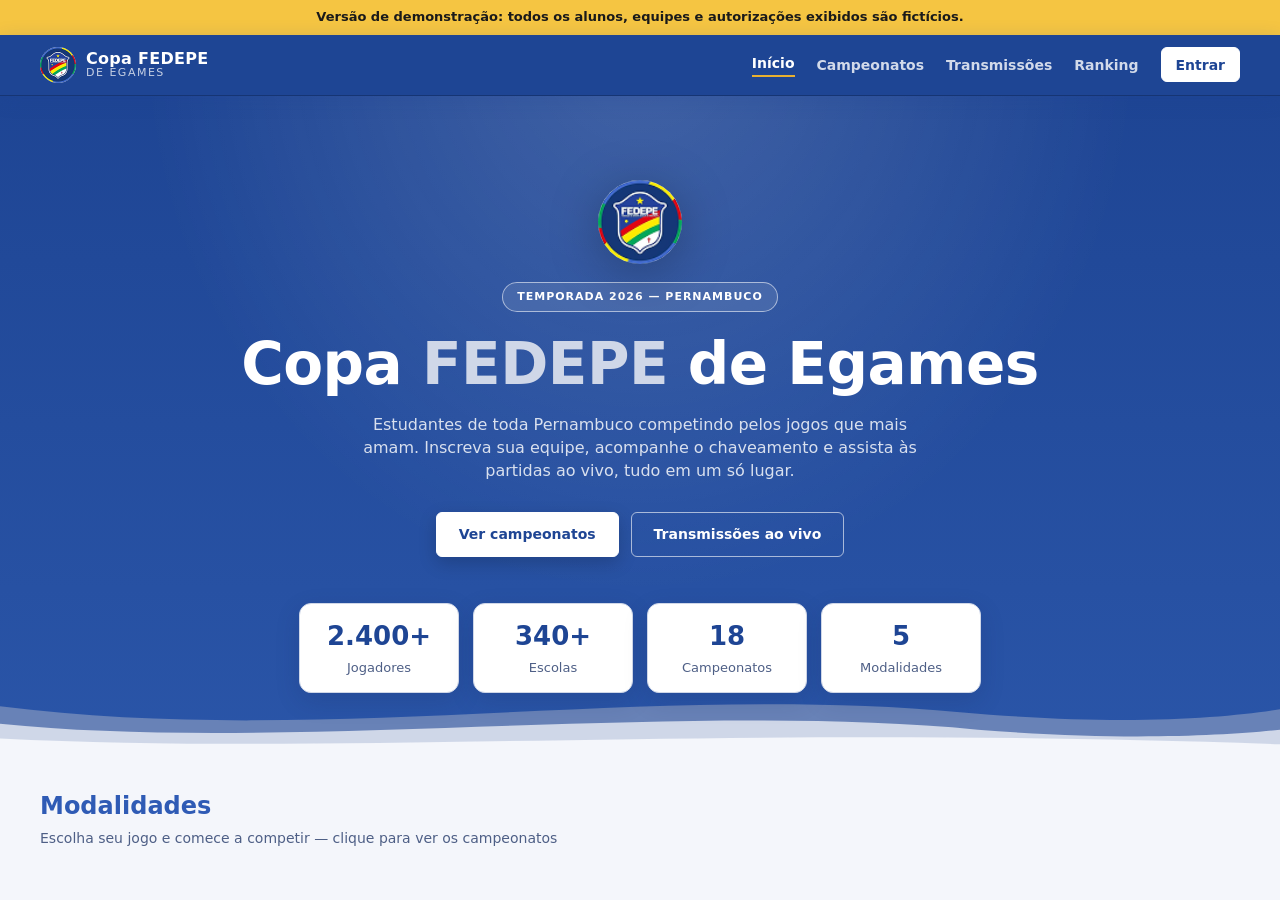
<file: index.html>
<!DOCTYPE html>
<html lang="pt-BR">
<head>
  <meta charset="UTF-8">
  <title>Copa FEDEPE de Egames</title>
  <!-- Redireciona para o site (útil no GitHub Pages, que publica a partir da raiz do repositório) -->
  <meta http-equiv="refresh" content="0; url=Fedepe-HTML/index.html">
  <link rel="canonical" href="Fedepe-HTML/index.html">
</head>
<body>
  <p>Redirecionando para a <a href="Fedepe-HTML/index.html">Copa FEDEPE de Egames</a>…</p>
</body>
</html>
</file>
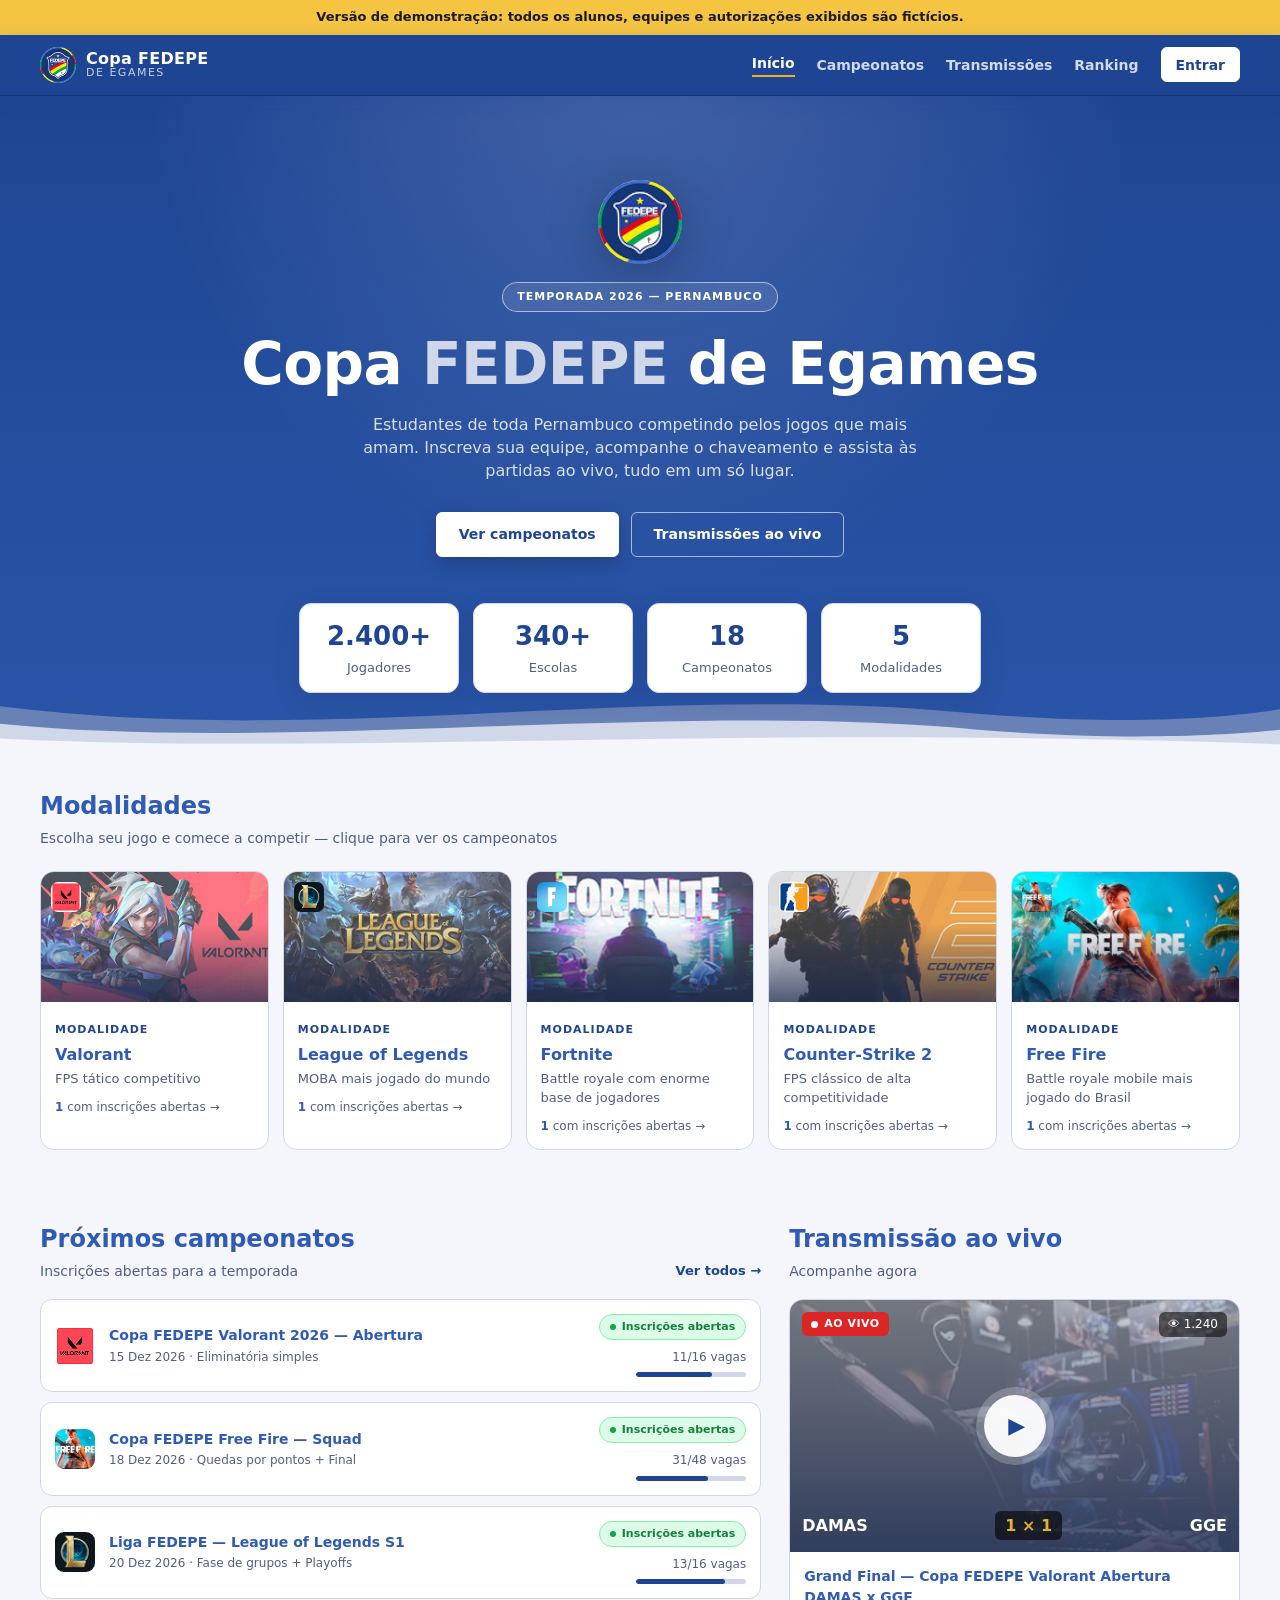
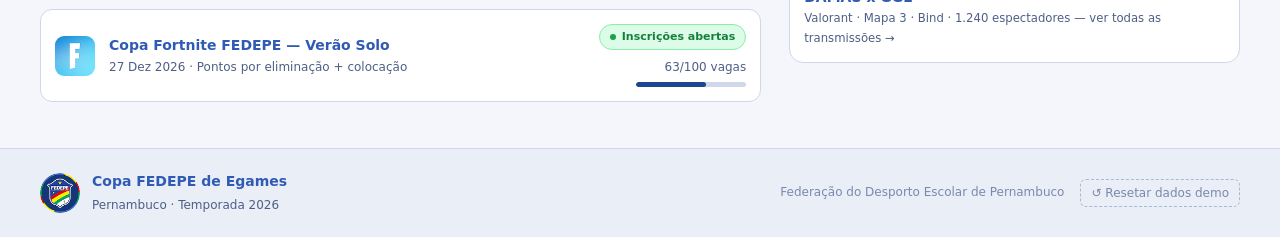
<file: Fedepe-HTML/index.html>
<!DOCTYPE html>
<html lang="pt-BR">
<head>
  <meta charset="UTF-8">
  <meta name="viewport" content="width=device-width, initial-scale=1">
  <title>Copa FEDEPE de Egames</title>
  <meta name="description" content="Copa FEDEPE de Egames — campeonatos escolares de Valorant, League of Legends, Fortnite, Counter-Strike 2 e Free Fire em Pernambuco.">
  <link rel="icon" type="image/png" href="img/favicon.png">
  <link rel="stylesheet" href="style.css">
</head>
<body data-pagina="inicio">
  <div id="app-header"></div>

  <main>
    <div class="hero">
      <img class="hero-brasao" src="img/logo-fedepe.png" alt="Brasão da FEDEPE">
      <span class="selo">TEMPORADA 2026 — PERNAMBUCO</span>
      <h1>Copa <span>FEDEPE</span> de Egames</h1>
      <p>Estudantes de toda Pernambuco competindo pelos jogos que mais amam. Inscreva sua equipe, acompanhe o chaveamento e assista às partidas ao vivo, tudo em um só lugar.</p>
      <div class="hero-ctas">
        <a href="campeonatos.html" class="btn btn-amarelo">Ver campeonatos</a>
        <a href="transmissoes.html" class="btn btn-borda">Transmissões ao vivo</a>
      </div>
      <div class="numeros">
        <div><strong>2.400+</strong><small>Jogadores</small></div>
        <div><strong>340+</strong><small>Escolas</small></div>
        <div><strong>18</strong><small>Campeonatos</small></div>
        <div><strong>5</strong><small>Modalidades</small></div>
      </div>
    </div>

    <section>
      <h2>Modalidades</h2>
      <p class="subtitulo">Escolha seu jogo e comece a competir — clique para ver os campeonatos</p>
      <div class="grade-jogos" id="modalidades"></div>
    </section>

    <section class="duas-colunas">
      <div>
        <div class="secao-topo">
          <div><h2>Próximos campeonatos</h2><p class="subtitulo">Inscrições abertas para a temporada</p></div>
          <a href="campeonatos.html?status=aberta" class="link-ver-todos">Ver todos →</a>
        </div>
        <div id="proximos"></div>
      </div>

      <div>
        <div class="secao-topo">
          <div><h2>Transmissão ao vivo</h2><p class="subtitulo">Acompanhe agora</p></div>
        </div>
        <div class="live-box" id="live-box">
          <div class="live-video" id="live-video"></div>
          <a href="transmissoes.html" class="info">
            <strong id="live-titulo">Carregando…</strong><br>
            <small id="live-sub"></small>
          </a>
        </div>
      </div>
    </section>
  </main>

  <div id="app-footer"></div>

  <script src="js/mock/database.js"></script>
  <script src="js/services/mockApi.js"></script>
  <script src="js/ui/layout.js"></script>
  <script>
    (async function () {
      await UI.iniciar();
      var el = UI.el;

      // Modalidades (clicáveis -> filtram campeonatos)
      var todos = (await Api.listarCampeonatos()).campeonatos;
      var grade = document.getElementById('modalidades');
      Object.keys(Api.JOGOS).forEach(function (k) {
        var j = Api.JOGOS[k];
        var abertos = todos.filter(function (c) { return c.jogo === k && c.status === 'aberta'; }).length;
        grade.appendChild(el('a', { href: 'campeonatos.html?jogo=' + k, class: 'card-jogo', 'aria-label': 'Ver campeonatos de ' + j.nome }, [
          el('div', { class: 'imagem ' + k }, [el('img', { src: 'img/' + k + '.png', alt: '' })]),
          el('div', { class: 'info' }, [
            el('small', { text: 'MODALIDADE' }), el('h3', { text: j.nome }), el('p', { text: j.descricao }),
            el('span', { class: 'contagem', html: '<b>' + abertos + '</b> com inscrições abertas →' })
          ])
        ]));
      });

      // Próximos campeonatos
      var box = document.getElementById('proximos');
      var proximos = todos.filter(function (c) { return c.status === 'aberta'; }).slice(0, 4);
      if (!proximos.length) box.appendChild(UI.vazio('Nenhum campeonato com inscrições abertas', 'Volte em breve!'));
      proximos.forEach(function (c) {
        var s = UI.statusCamp(c);
        var pct = Math.round(c.ocupadas / c.vagas * 100);
        box.appendChild(el('a', { href: 'inscricao.html?id=' + c.id, class: 'item-camp' }, [
          el('div', { class: 'icone ' + c.jogo }),
          el('div', { class: 'dados' }, [el('strong', { text: c.titulo }), el('small', { text: UI.data(c.inicio) + ' · ' + c.formato })]),
          el('div', { class: 'lado' }, [
            UI.tag(s.texto, s.classe),
            el('small', { text: c.ocupadas + '/' + c.vagas + ' vagas' }),
            el('div', { class: 'barra-vagas', title: pct + '% preenchido' }, [el('span', { style: 'width:' + pct + '%' })])
          ])
        ]));
      });

      // Transmissão (configurada pelo ADM em Painel ADM → Gerenciar transmissão)
      var esp = 0, live = null;
      function atualizarEsp() {
        if (!live) return;
        var e = document.getElementById('live-espectadores'); if (e) e.textContent = '👁 ' + UI.numero(esp);
        document.getElementById('live-sub').textContent = Api.JOGOS[live.jogo].nome + (live.mapa ? ' · ' + live.mapa : '') +
          (live.aoVivo ? ' · ' + UI.numero(esp) + ' espectadores' : ' · Partida gravada') + ' — ver todas as transmissões →';
      }
      async function renderLive() {
        var t = await Api.transmissoes();
        live = t.aoVivo; if (!esp) esp = live.espectadores || 900;
        document.getElementById('live-titulo').textContent = live.titulo;
        var v = document.getElementById('live-video');
        v.innerHTML = ''; v.className = 'live-video'; v.style.backgroundImage = '';
        var selo = el('span', { class: live.aoVivo ? 'ao-vivo' : 'gravado', text: live.aoVivo ? 'AO VIVO' : 'GRAVADO' });
        if (UI.player(v, live, { lazy: true, semDica: true }) !== 'vazio') {
          v.appendChild(selo);
        } else {
          v.appendChild(selo);
          if (live.aoVivo) v.appendChild(el('span', { class: 'espectadores', id: 'live-espectadores', text: '👁 —' }));
          v.appendChild(el('a', { href: 'transmissoes.html', class: 'play', 'aria-label': 'Assistir', text: '▶' }));
          if (live.timeA) v.appendChild(el('div', { class: 'live-placar' }, [el('span', { text: live.timeA }), el('span', { class: 'placar', text: live.placar || 'VS' }), el('span', { text: live.timeB })]));
        }
        atualizarEsp();
      }
      await renderLive();
      setInterval(function () { if (live && live.aoVivo) { esp = Math.max(300, esp + Math.round((Math.random() - 0.4) * 24)); atualizarEsp(); } }, 3000);
      Api.aoMudar(function (d) { if (d.origem === 'outra-aba') renderLive(); });
    })();
  </script>
</body>
</html>
</file>
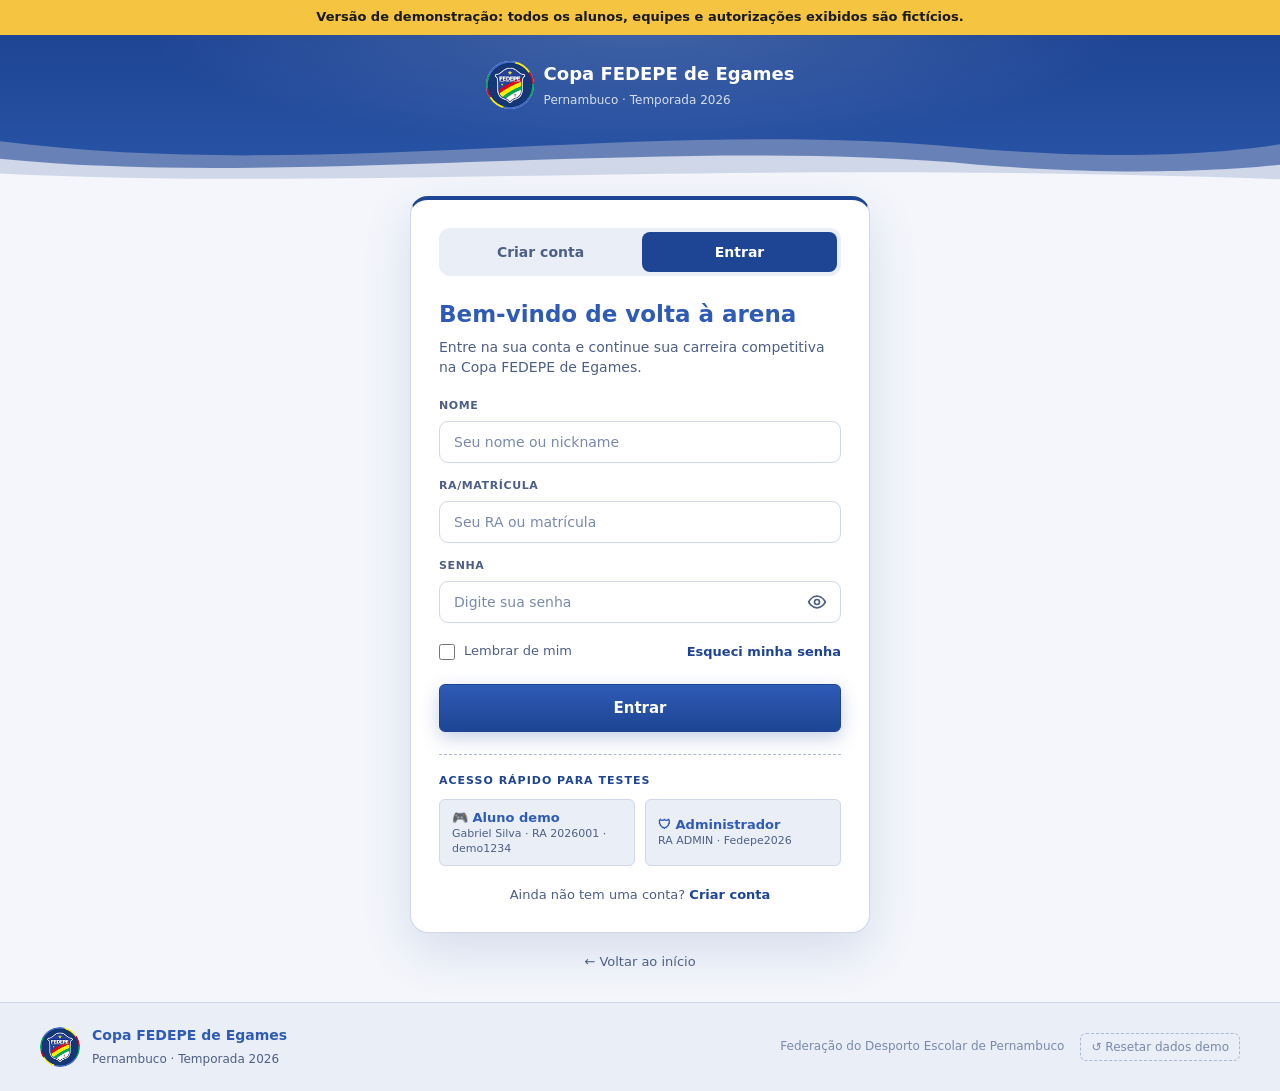
<file: Fedepe-HTML/admin.html>
<!DOCTYPE html>
<html lang="pt-BR">
<head>
  <meta charset="UTF-8">
  <meta name="viewport" content="width=device-width, initial-scale=1">
  <title>Painel ADM - Copa FEDEPE</title>
  <link rel="icon" type="image/png" href="img/favicon.png">
  <link rel="stylesheet" href="style.css">
</head>
<body data-pagina="admin">
  <div id="app-header"></div>

  <header class="faixa-pagina">
    <div class="faixa-pagina-conteudo">
      <span class="tag-demo">PAINEL ADMINISTRATIVO</span>
      <h1>Coordenação FEDEPE</h1>
      <p class="subtitulo">Valide os cadastros dos alunos e gerencie as transmissões da Copa.</p>
    </div>
  </header>

  <main class="pagina-larga">
    <div class="admin-abas" role="tablist" aria-label="Seções do painel">
      <button type="button" role="tab" class="admin-aba ativo" id="aba-cadastros" aria-selected="true" aria-controls="sec-cadastros">Validação de cadastros</button>
      <button type="button" role="tab" class="admin-aba" id="aba-transmissao" aria-selected="false" aria-controls="sec-transmissao">Gerenciar transmissão</button>
    </div>

    <!-- ===== Validação de cadastros ===== -->
    <section id="sec-cadastros" class="admin-secao" role="tabpanel" aria-labelledby="aba-cadastros">
      <div class="admin-topo">
        <div>
          <h1>Validação de cadastros</h1>
          <p class="subtitulo" style="margin-bottom:0">Confira idade, escola e as duas autorizações (pais e escola) antes de aprovar.</p>
        </div>
        <input type="search" id="busca" class="busca" placeholder="Buscar nome, e-mail, escola ou RA" aria-label="Buscar alunos">
      </div>

      <div class="admin-cards" id="cards"></div>

      <div class="secao-topo">
        <div><h2 class="titulo-secao" id="titulo-lista">Alunos cadastrados (pendentes)</h2><p class="subtitulo" id="sub-lista"></p></div>
        <div class="linha-chips" style="margin:0"><div id="filtros" role="group" aria-label="Filtrar por status"></div></div>
      </div>

      <div class="admin-lista" id="lista"></div>
    </section>

    <!-- ===== Gerenciar transmissão ===== -->
    <section id="sec-transmissao" class="admin-secao" role="tabpanel" aria-labelledby="aba-transmissao" hidden>
      <div class="admin-topo">
        <div>
          <h1>Gerenciar transmissão</h1>
          <p class="subtitulo" style="margin-bottom:0">A transmissão oficial aparece em “Transmissão ao vivo” na página inicial e no player principal de Transmissões.</p>
        </div>
      </div>

      <div class="transmissao-grade">
        <form class="painel auth-form" id="form-transmissao" novalidate>
          <p id="msg-tr" class="auth-msg" role="alert" hidden></p>
          <label class="campo">
            <span>URL da transmissão *</span>
            <input type="url" name="url" placeholder="https://www.youtube.com/watch?v=… · youtu.be/… · twitch.tv/canal" autocomplete="off">
            <small class="campo-dica" id="url-dica">Aceita YouTube (watch, youtu.be, live, shorts) e Twitch (canal, vídeo ou clipe). O link é convertido automaticamente para o player incorporado.</small>
          </label>
          <label class="campo">
            <span>Título da partida *</span>
            <input type="text" name="titulo" maxlength="110" placeholder="Ex.: Final Copa FEDEPE Free Fire — Colégio Damas x GGE">
          </label>
          <label class="campo">
            <span>Modalidade *</span>
            <select name="jogo" id="sel-jogo"></select>
          </label>
          <div class="campo">
            <span id="rot-status">Status</span>
            <div class="toggle-status" role="radiogroup" aria-labelledby="rot-status">
              <button type="button" role="radio" class="toggle-opcao" data-valor="vivo" aria-checked="true">● Ao Vivo</button>
              <button type="button" role="radio" class="toggle-opcao" data-valor="gravado" aria-checked="false">▶ Gravado</button>
            </div>
          </div>
          <label class="campo">
            <span>Descrição (opcional)</span>
            <input type="text" name="descricao" maxlength="200" placeholder="Ex.: Série MD3 decidida em Bermuda e Purgatório.">
          </label>
          <div class="modal-acoes" style="margin-top:4px">
            <button type="button" class="btn btn-borda" id="btn-testar">Pré-visualizar</button>
            <button type="submit" class="btn btn-amarelo" id="btn-salvar-tr">Salvar transmissão</button>
          </div>
          <small class="nota" id="tr-atualizado"></small>
        </form>

        <div class="painel">
          <h3 style="margin-bottom:12px">Pré-visualização do player</h3>
          <div class="player thumb tr-previa" id="previa"></div>
          <p class="nota" id="previa-info" style="margin-top:10px"></p>
          <p class="nota" id="dica-file" style="margin-top:8px">Os vídeos só tocam dentro da página quando o site é aberto por um servidor (<code>localhost</code>) ou publicado (ex.: GitHub Pages). Aberto direto do arquivo, o player mostra a miniatura com o botão “Assistir no YouTube/Twitch”.</p>
        </div>
      </div>

      <!-- Partidas gravadas (VODs) -->
      <div class="secao-topo" style="margin-top:34px">
        <div><h2 class="titulo-secao">Partidas gravadas</h2><p class="subtitulo" style="margin-bottom:0">Vídeos exibidos na grade de Transmissões. Adicione, edite ou remova.</p></div>
        <button type="button" class="btn btn-amarelo btn-pequeno" id="btn-novo-vod">+ Adicionar partida gravada</button>
      </div>
      <div class="vod-admin-lista" id="vod-lista"></div>
    </section>
  </main>

  <div id="app-footer"></div>

  <script src="js/mock/database.js"></script>
  <script src="js/services/mockApi.js"></script>
  <script src="js/ui/layout.js"></script>
  <script src="js/ui/parental-auth.js"></script>
  <script>
    (async function () {
      var u = await UI.iniciar();
      if (!u) { UI.irParaLogin(); return; }
      if (u.perfil !== 'admin') { sessionStorage.setItem('fedepe_toast', 'Acesso restrito à coordenação da FEDEPE.'); location.replace('perfil.html'); return; }
      var el = UI.el;

      // ================= Abas =================
      function abrirAba(qual) {
        ['cadastros', 'transmissao'].forEach(function (k) {
          var ativo = k === qual;
          document.getElementById('aba-' + k).classList.toggle('ativo', ativo);
          document.getElementById('aba-' + k).setAttribute('aria-selected', String(ativo));
          document.getElementById('sec-' + k).hidden = !ativo;
        });
        history.replaceState(null, '', 'admin.html' + (qual === 'transmissao' ? '#transmissao' : ''));
      }
      document.getElementById('aba-cadastros').addEventListener('click', function () { abrirAba('cadastros'); });
      document.getElementById('aba-transmissao').addEventListener('click', function () { abrirAba('transmissao'); });
      if (location.hash === '#transmissao') abrirAba('transmissao');

      // ================= Validação de cadastros =================
      var filtro = 'pendente', termo = '', alunos = [], contagem = {}, piscar = null;
      var norm = function (t) { return (t || '').normalize('NFD').replace(/[̀-ͯ]/g, '').toLowerCase(); };
      var FILTROS = [['pendente', 'Pendentes'], ['aprovado', 'Aprovados'], ['reprovado', 'Reprovados'], ['todos', 'Todos']];
      var TITULOS = { pendente: 'Alunos cadastrados (pendentes)', aprovado: 'Alunos aprovados', reprovado: 'Alunos reprovados', todos: 'Todos os alunos cadastrados' };

      function renderCards() {
        var total = (contagem.pendente || 0) + (contagem.aprovado || 0) + (contagem.reprovado || 0);
        var box = document.getElementById('cards'); box.innerHTML = '';
        [['Total de alunos', total, ''], ['Pendentes', contagem.pendente || 0, 'amarelo'], ['Aprovados', contagem.aprovado || 0, 'verde'], ['Reprovados', contagem.reprovado || 0, 'vermelho']].forEach(function (c) {
          box.appendChild(el('div', { class: 'admin-card ' + c[2] }, [el('small', { text: c[0] }), el('strong', { text: String(c[1]) })]));
        });
        var semAut = alunos.filter(function (a) { return !a.liberado; }).length;
        document.getElementById('sub-lista').textContent = semAut ? semAut + ' aluno(s) nesta lista ainda sem as duas autorizações concluídas.' : 'Todos os alunos desta lista têm as duas autorizações concluídas.';
      }

      function renderFiltros() {
        var box = document.getElementById('filtros'); box.innerHTML = '';
        FILTROS.forEach(function (f) {
          var qtd = f[0] === 'todos' ? (contagem.pendente || 0) + (contagem.aprovado || 0) + (contagem.reprovado || 0) : (contagem[f[0]] || 0);
          var b = el('button', { type: 'button', class: 'chip' + (filtro === f[0] ? ' ativo' : ''), 'aria-pressed': String(filtro === f[0]) }, [f[1], el('span', { class: 'qtd', text: '(' + qtd + ')' })]);
          b.addEventListener('click', function () { filtro = f[0]; carregar(); });
          box.appendChild(b);
        });
        document.getElementById('titulo-lista').textContent = TITULOS[filtro];
      }

      function secaoAut(aut, titulo, aluno) {
        var corpo;
        if (aut.status === 'nao_necessaria') corpo = el('p', { class: 'pa-info', text: 'Aluno maior de idade — autorização dos pais/responsáveis não é necessária.' });
        else if (aut.info.autorizado || aut.status === 'aguardando_email') corpo = ParentalAuth.comprovante(aut);
        else corpo = el('p', { class: 'pa-info', text: 'O aluno ainda não enviou esta autorização.' });
        return el('div', { class: 'adm-aut-secao' }, [el('div', { class: 'status-linha' }, [el('h3', { text: titulo }), UI.tag(aut.info.rotulo, aut.info.classe)]), corpo]);
      }

      function verComprovantes(a, botoesDecisao) {
        var faixa = a.faixaOk ? UI.tag('Dentro da faixa etária (' + Api.IDADE_MIN + '–' + Api.IDADE_MAX + ')', 'tag-aprovado') : UI.tag('Fora da faixa etária (' + Api.IDADE_MIN + '–' + Api.IDADE_MAX + ')', 'tag-reprovado');
        var conteudo = el('div', {}, [
          el('div', { class: 'adm-aluno-resumo' }, [
            el('span', { class: 'avatar', text: UI.iniciais(a.nome) }),
            el('div', {}, [el('strong', { text: a.nome + ' (' + a.nickname + ')' }), el('small', { text: a.escola + ' · RA ' + a.ra + ' · ' + a.idade + ' anos · nasc. ' + UI.data(a.nascimento) })]),
            faixa
          ]),
          secaoAut(a.autorizacao, '1 · Pais/Responsáveis', a),
          secaoAut(a.autorizacaoEscola, '2 · Escola (vínculo institucional)', a)
        ]);
        if (a.status === 'pendente' && botoesDecisao) {
          conteudo.appendChild(el('div', { class: 'modal-acoes' }, [
            el('button', { type: 'button', class: 'btn btn-vermelho', text: '✕ Reprovado', onclick: function () { m.fechar(); decidir(a, 'reprovado', []); } }),
            el('button', { type: 'button', class: 'btn btn-verde', text: '✓ Aprovado', onclick: function () { m.fechar(); decidir(a, 'aprovado', []); } })
          ]));
        }
        var m = UI.modal({ titulo: 'Autorizações de ' + a.nome.split(' ')[0], conteudo: conteudo, classe: 'modal-largo' });
      }

      async function decidir(a, status, botoes) {
        if (status === 'aprovado') {
          var avisos = [];
          if (!a.faixaOk) avisos.push('está fora da faixa etária da competição (' + a.idade + ' anos)');
          if (!a.autorizacao.info.autorizado) avisos.push('não tem a autorização dos pais concluída (' + a.autorizacao.info.rotulo + ')');
          if (!a.autorizacaoEscola.info.autorizado) avisos.push('não tem a autorização da escola concluída (' + a.autorizacaoEscola.info.rotulo + ')');
          if (avisos.length) {
            var ok = await UI.confirmar('Aprovar mesmo assim?', a.nome + ' ' + avisos.join('; ') + '. Sem as duas autorizações o aluno não consegue se inscrever em campeonatos. Aprovar o cadastro mesmo assim?', 'Aprovar cadastro', 'btn-verde');
            if (!ok) return;
          }
        }
        botoes.forEach(function (b) { b.disabled = true; });
        var r = await Api.definirStatusCadastro(a.id, status);
        if (!r.ok) { botoes.forEach(function (b) { b.disabled = false; }); UI.toast(r.erro, 'erro'); return; }
        UI.toast(a.nome + (status === 'aprovado' ? ' foi aprovado(a).' : status === 'reprovado' ? ' foi reprovado(a).' : ' voltou para pendente.'), status === 'reprovado' ? 'erro' : 'sucesso');
        carregar();
      }

      function linhaAut(rotulo, aut) {
        var ver = aut.status === 'assinatura' ? 'assinatura' : aut.metodo === 'email' ? 'log do e-mail' : null;
        return el('div', { class: 'aut-linha' }, [el('small', { text: rotulo }), UI.tag(aut.info.rotulo, aut.info.classe), ver ? el('span', { class: 'aut-ver', text: '· ' + ver }) : null]);
      }

      function card(a) {
        var sc = Api.STATUS_CADASTRO[a.status];
        var bAprovar = el('button', { type: 'button', class: 'btn btn-verde btn-pequeno', text: '✓ Aprovado' });
        var bReprovar = el('button', { type: 'button', class: 'btn btn-vermelho btn-pequeno', text: '✕ Reprovado' });
        var bDesfazer = el('button', { type: 'button', class: 'btn btn-borda btn-pequeno', text: '↺ Voltar p/ pendente' });
        var botoes = [bAprovar, bReprovar, bDesfazer];
        bAprovar.addEventListener('click', function () { decidir(a, 'aprovado', botoes); });
        bReprovar.addEventListener('click', function () { decidir(a, 'reprovado', botoes); });
        bDesfazer.addEventListener('click', function () { decidir(a, 'pendente', botoes); });

        var acoes = [UI.tag(sc.rotulo, sc.classe)];
        if (a.status === 'pendente') acoes.push(bAprovar, bReprovar);
        else acoes.push(a.status === 'aprovado' ? bReprovar : bAprovar, bDesfazer);

        return el('article', { class: 'aluno-card' + (piscar === a.id ? ' piscar' : ''), 'data-id': a.id }, [
          el('div', { class: 'aluno-id' }, [
            el('span', { class: 'avatar', text: UI.iniciais(a.nome) }),
            el('div', { style: 'min-width:0' }, [el('strong', { text: a.nome }), el('small', { text: a.nickname }), el('small', { text: a.email })])
          ]),
          el('div', {}, [
            el('div', { class: 'aluno-dado' }, [el('small', { text: 'Instituição' }), el('span', { text: a.escola })]),
            el('div', { class: 'aluno-dado' }, [el('small', { text: 'Matrícula/RA' }), el('span', { text: a.ra })]),
            el('div', { class: 'aluno-dado' }, [el('small', { text: 'Idade' }), el('span', { class: 'idade-val' + (a.faixaOk ? '' : ' fora'), text: a.idade + ' anos' + (a.faixaOk ? '' : ' · fora da faixa') })])
          ]),
          el('div', { class: 'aluno-aut' }, [
            linhaAut('Pais', a.autorizacao),
            linhaAut('Escola', a.autorizacaoEscola),
            el('button', { type: 'button', class: 'ver-comprovante', text: 'Ver comprovantes e assinaturas', onclick: function () { verComprovantes(a, true); } })
          ]),
          el('div', { class: 'aluno-acoes' }, acoes)
        ]);
      }

      function renderLista() {
        var box = document.getElementById('lista'); box.innerHTML = '';
        var lista = alunos.filter(function (a) { return !termo || norm([a.nome, a.nickname, a.email, a.escola, a.ra].join(' ')).indexOf(norm(termo)) >= 0; });
        if (!lista.length) box.appendChild(UI.vazio(termo ? 'Nenhum aluno encontrado' : filtro === 'pendente' ? 'Nenhum cadastro pendente 🎉' : 'Nenhum aluno nesta lista', termo ? 'Tente outro termo de busca.' : ''));
        lista.forEach(function (a) { box.appendChild(card(a)); });
      }

      async function carregar() {
        var r = await Api.listarAlunos({ status: filtro });
        if (!r.ok) { UI.toast(r.erro, 'erro'); return; }
        alunos = r.alunos; contagem = r.contagem;
        renderFiltros(); renderCards(); renderLista();
        piscar = null;
      }

      document.getElementById('busca').addEventListener('input', function () { termo = this.value.trim(); renderLista(); });
      document.getElementById('lista').appendChild(UI.carregando('Carregando cadastros…'));
      await carregar();

      // ================= Gerenciar transmissão =================
      var form = document.getElementById('form-transmissao');
      var msgTr = document.getElementById('msg-tr');
      var statusVivo = true;
      var sel = document.getElementById('sel-jogo');
      Object.keys(Api.JOGOS).forEach(function (k) { sel.appendChild(el('option', { value: k, text: Api.JOGOS[k].nome })); });

      function setStatus(vivo) {
        statusVivo = vivo;
        form.querySelectorAll('.toggle-opcao').forEach(function (b) {
          var on = (b.dataset.valor === 'vivo') === vivo;
          b.classList.toggle('ativo', on); b.setAttribute('aria-checked', String(on));
        });
        previa();
      }
      form.querySelectorAll('.toggle-opcao').forEach(function (b) { b.addEventListener('click', function () { setStatus(b.dataset.valor === 'vivo'); }); });

      function previa() {
        var box = document.getElementById('previa'), info = document.getElementById('previa-info');
        var url = form.elements.url.value.trim();
        var e = Api.paraEmbed(url);
        box.innerHTML = ''; box.className = 'player thumb tr-previa ' + sel.value; box.style.backgroundImage = '';
        if (e) {
          UI.player(box, { embed: e.embed, url: url, plataforma: e.plataforma, thumb: e.plataforma === 'youtube' ? 'https://i.ytimg.com/vi/' + e.id + '/hqdefault.jpg' : null, jogo: sel.value, titulo: 'Pré-visualização' }, { semDica: true });
          box.appendChild(el('span', { class: statusVivo ? 'ao-vivo' : 'gravado', text: statusVivo ? 'AO VIVO' : 'GRAVADO' }));
          info.innerHTML = ''; info.appendChild(document.createTextNode((e.plataforma === 'twitch' ? 'Twitch' : 'YouTube') + ' · embed: '));
          info.appendChild(el('code', { text: e.embed }));
        } else {
          box.appendChild(el('span', { class: statusVivo ? 'ao-vivo' : 'gravado', text: statusVivo ? 'AO VIVO' : 'GRAVADO' }));
          box.appendChild(el('span', { class: 'play', text: '▶' }));
          info.textContent = form.elements.url.value.trim() ? '⚠ Link não reconhecido como YouTube ou Twitch.' : 'Cole um link para ver o player aqui.';
        }
      }
      var timer = null;
      form.elements.url.addEventListener('input', function () { clearTimeout(timer); timer = setTimeout(previa, 450); });
      sel.addEventListener('change', previa);
      document.getElementById('btn-testar').addEventListener('click', previa);

      async function carregarTransmissao() {
        var t = (await Api.transmissoes()).aoVivo;
        form.elements.url.value = t.url || '';
        form.elements.titulo.value = t.titulo || '';
        form.elements.descricao.value = t.url ? (t.descricao || '') : '';
        sel.value = t.jogo;
        setStatus(t.aoVivo !== false);
        document.getElementById('tr-atualizado').textContent = t.atualizadoEm ? 'Última atualização: ' + UI.dataHora(t.atualizadoEm) : 'Ainda sem link cadastrado — a página inicial mostra a arte de demonstração.';
      }

      form.addEventListener('submit', async function (ev) {
        ev.preventDefault();
        msgTr.hidden = true; msgTr.className = 'auth-msg';
        var btn = document.getElementById('btn-salvar-tr');
        UI.ocupado(btn, true, 'Salvando…');
        var r = await Api.salvarTransmissao({ url: form.elements.url.value, titulo: form.elements.titulo.value, jogo: sel.value, aoVivo: statusVivo, descricao: form.elements.descricao.value });
        UI.ocupado(btn, false);
        if (!r.ok) { msgTr.textContent = r.erro; msgTr.hidden = false; return; }
        msgTr.className = 'auth-msg sucesso';
        msgTr.innerHTML = '';
        msgTr.appendChild(document.createTextNode('Transmissão salva! Já aparece na '));
        msgTr.appendChild(el('a', { href: 'index.html', class: 'link-amarelo', target: '_blank', text: 'página inicial' }));
        msgTr.appendChild(document.createTextNode(' e em '));
        msgTr.appendChild(el('a', { href: 'transmissoes.html', class: 'link-amarelo', target: '_blank', text: 'Transmissões' }));
        msgTr.appendChild(document.createTextNode('.'));
        msgTr.hidden = false;
        UI.toast('Transmissão oficial atualizada.', 'sucesso');
        carregarTransmissao();
      });
      await carregarTransmissao();
      if (Api.podeIncorporar()) document.getElementById('dica-file').textContent = 'Os vídeos tocam dentro da página. Se algum não abrir, o dono do vídeo pode ter bloqueado a incorporação: use o botão “Abrir no YouTube”.';

      // ----- Partidas gravadas (CRUD) -----
      async function renderVods() {
        var vods = (await Api.transmissoes()).vods;
        var box = document.getElementById('vod-lista'); box.innerHTML = '';
        if (!vods.length) { box.appendChild(UI.vazio('Nenhuma partida gravada', 'Clique em “Adicionar partida gravada”.')); return; }
        vods.forEach(function (v) {
          var editar = el('button', { type: 'button', class: 'btn btn-borda btn-pequeno', text: '✎ Editar', onclick: function () { formVod(v); } });
          var remover = el('button', { type: 'button', class: 'btn btn-borda btn-pequeno btn-perigo', text: '🗑 Remover' });
          remover.addEventListener('click', async function () {
            var ok = await UI.confirmar('Remover partida gravada', 'Remover “' + v.titulo + '” da página de Transmissões?', 'Remover', 'btn-vermelho');
            if (!ok) return;
            var r = await Api.removerVod(v.id);
            UI.toast(r.ok ? 'Partida removida.' : r.erro, r.ok ? 'sucesso' : 'erro');
            renderVods();
          });
          box.appendChild(el('div', { class: 'vod-admin' }, [
            el('div', { class: 'vod-admin-thumb thumb ' + v.jogo, style: v.thumb ? 'background-image:url("' + v.thumb + '"), url("img/banner-' + v.jogo + '.jpg")' : null }, [el('span', { class: 'icone ' + v.jogo })]),
            el('div', { class: 'vod-admin-info' }, [
              el('strong', { text: v.titulo }),
              el('small', { text: Api.JOGOS[v.jogo].nome + ' · ' + UI.data(v.data) + ' · ' + v.duracao }),
              v.url ? el('a', { href: v.url, target: '_blank', rel: 'noopener', class: 'vod-link', text: v.url }) : el('span', { class: 'tag tag-aguardando', text: 'Sem link — adicione a URL do vídeo' })
            ]),
            el('div', { class: 'vod-admin-acoes' }, [editar, remover])
          ]));
        });
      }

      function formVod(v) {
        v = v || {};
        var msg = el('p', { class: 'auth-msg', hidden: true });
        var iUrl = el('input', { type: 'url', placeholder: 'https://www.youtube.com/watch?v=… ou twitch.tv/videos/…' }); iUrl.value = v.url || '';
        var iTit = el('input', { type: 'text', maxlength: '110', placeholder: 'Ex.: Semifinal Free Fire — ETERAM x GGE' }); iTit.value = v.titulo || '';
        var iJogo = el('select', {}, Object.keys(Api.JOGOS).map(function (k) { return el('option', { value: k, text: Api.JOGOS[k].nome, selected: (v.jogo || 'valorant') === k }); }));
        var iData = el('input', { type: 'date' }); iData.value = v.data || new Date().toISOString().slice(0, 10);
        var iDur = el('input', { type: 'text', placeholder: '1:25:30' }); iDur.value = v.duracao && v.duracao !== '—' ? v.duracao : '';
        var salvar = el('button', { type: 'submit', class: 'btn btn-amarelo', text: v.id ? 'Salvar alterações' : 'Adicionar partida' });
        var campo = function (r, i) { return el('label', { class: 'campo' }, [el('span', { text: r }), i]); };
        var f = el('form', { class: 'auth-form', novalidate: true }, [
          msg, campo('URL do vídeo *', iUrl), campo('Título da partida *', iTit),
          el('div', { class: 'form-grade' }, [campo('Modalidade *', iJogo), campo('Data *', iData), campo('Duração', iDur)]),
          el('div', { class: 'modal-acoes' }, [salvar])
        ]);
        var m = UI.modal({ titulo: v.id ? 'Editar partida gravada' : 'Nova partida gravada', conteudo: f });
        f.addEventListener('submit', async function (ev) {
          ev.preventDefault(); msg.hidden = true;
          UI.ocupado(salvar, true, 'Salvando…');
          var r = await Api.salvarVod({ id: v.id, url: iUrl.value, titulo: iTit.value, jogo: iJogo.value, data: iData.value, duracao: iDur.value });
          UI.ocupado(salvar, false);
          if (!r.ok) { msg.textContent = r.erro; msg.hidden = false; return; }
          m.fechar();
          UI.toast(r.novo ? 'Partida gravada adicionada à página de Transmissões.' : 'Partida gravada atualizada.', 'sucesso');
          renderVods();
        });
      }
      document.getElementById('btn-novo-vod').addEventListener('click', function () { formVod(null); });
      await renderVods();

      // ================= Tempo real =================
      // Alterações feitas em outra aba (ex.: responsável ou escola autorizou pelo e-mail) aparecem aqui na hora.
      var anteriores = {};
      var chave = function (a) { return a.autorizacao.status + '|' + a.autorizacaoEscola.status; };
      (await Api.listarAlunos({ status: 'todos' })).alunos.forEach(function (a) { anteriores[a.id] = chave(a); });
      Api.aoMudar(async function (d) {
        if (d.origem !== 'outra-aba') return;
        var r = await Api.listarAlunos({ status: 'todos' });
        if (!r.ok) return;
        r.alunos.forEach(function (a) {
          var k = chave(a);
          if (anteriores[a.id] && anteriores[a.id] !== k) {
            piscar = a.id;
            var mudou = anteriores[a.id].split('|')[0] !== a.autorizacao.status ? 'Pais: ' + a.autorizacao.info.rotulo : 'Escola: ' + a.autorizacaoEscola.info.rotulo;
            UI.toast('Atualização em tempo real: ' + a.nome + ' — ' + mudou, 'sucesso');
          } else if (!anteriores[a.id]) { piscar = a.id; UI.toast('Novo cadastro: ' + a.nome, 'info'); }
          anteriores[a.id] = k;
        });
        carregar();
      });
    })();
  </script>
</body>
</html>
</file>
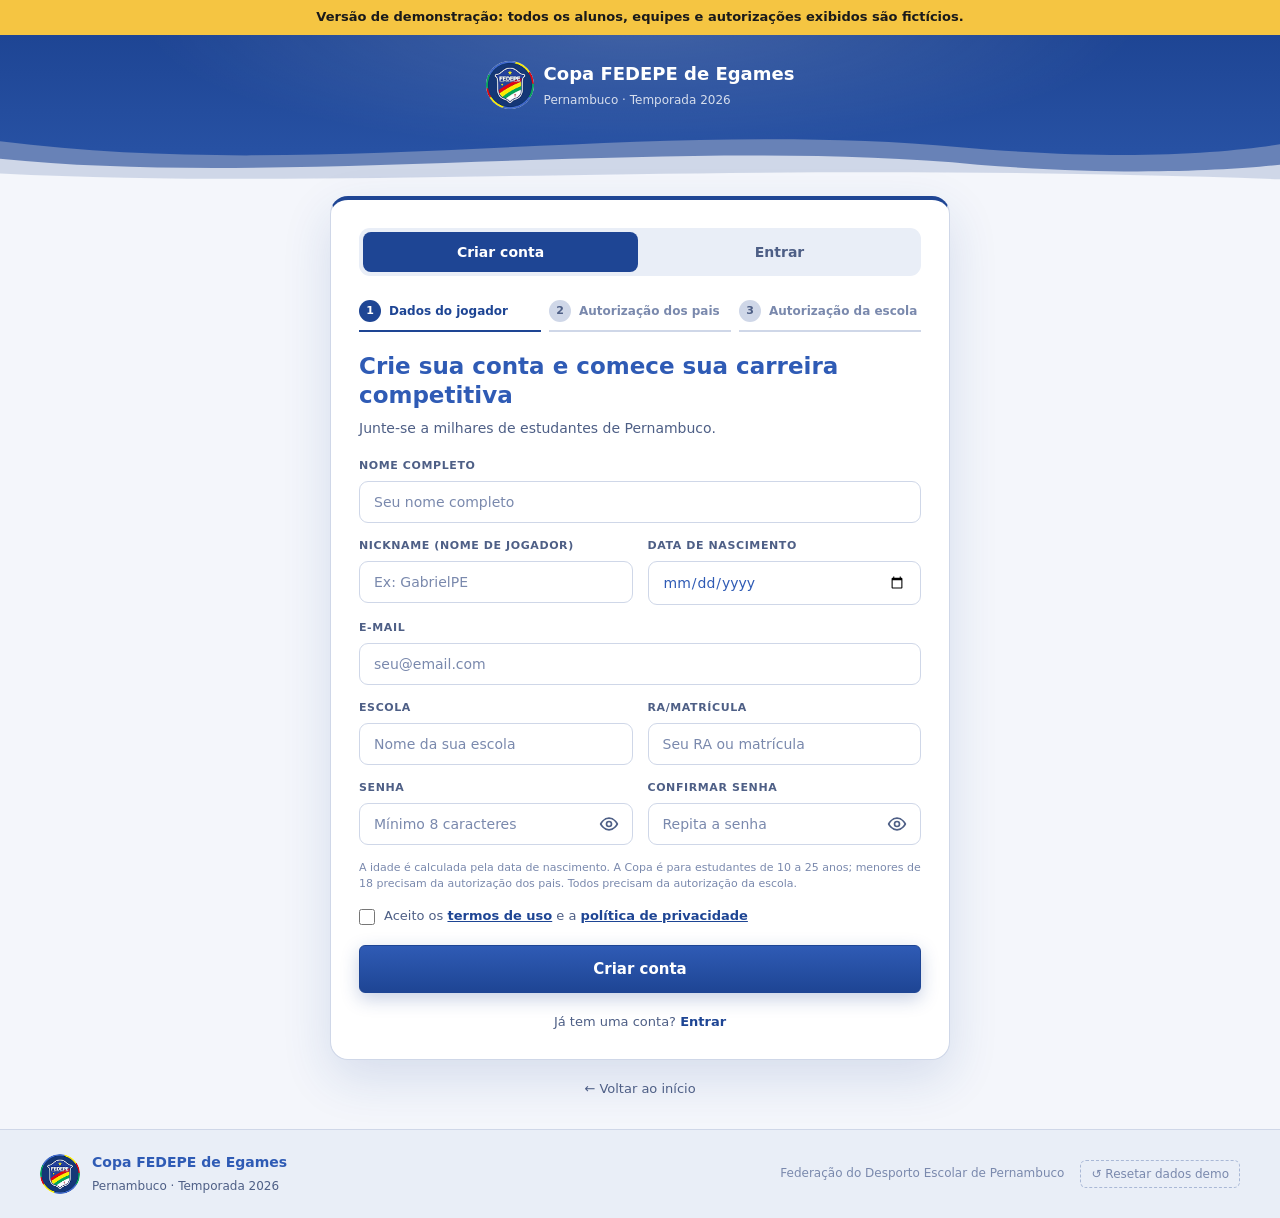
<file: Fedepe-HTML/cadastro.html>
<!DOCTYPE html>
<html lang="pt-BR">
<head>
  <meta charset="UTF-8">
  <meta name="viewport" content="width=device-width, initial-scale=1">
  <title>Criar conta - Copa FEDEPE</title>
  <link rel="icon" type="image/png" href="img/favicon.png">
  <link rel="stylesheet" href="style.css">
</head>
<body class="pagina-auth" data-pagina="cadastro">
  <header class="faixa-pagina faixa-auth">
    <div class="faixa-pagina-conteudo">
      <a href="index.html" class="auth-marca">
        <img src="img/logo-fedepe.png" alt="Brasão da FEDEPE">
        <span><strong>Copa FEDEPE de Egames</strong><small>Pernambuco · Temporada 2026</small></span>
      </a>
    </div>
  </header>

  <main class="auth-container">

    <div class="auth-card largo">
      <div class="auth-abas" role="tablist">
        <a href="cadastro.html" class="auth-aba ativo" role="tab" aria-selected="true">Criar conta</a>
        <a href="login.html" class="auth-aba" role="tab" aria-selected="false" id="aba-login">Entrar</a>
      </div>

      <div class="etapas" aria-label="Etapas do cadastro">
        <div class="etapa ativa" id="etapa-1"><b>1</b> Dados do jogador</div>
        <div class="etapa" id="etapa-2"><b>2</b> Autorização dos pais</div>
        <div class="etapa" id="etapa-3"><b>3</b> Autorização da escola</div>
      </div>

      <!-- Etapa 1 -->
      <div id="passo-1">
        <h1 class="auth-titulo">Crie sua conta e comece sua carreira competitiva</h1>
        <p class="auth-sub">Junte-se a milhares de estudantes de Pernambuco.</p>

        <form id="form-cadastro" class="auth-form" novalidate>
          <p id="msg" class="auth-msg" role="alert" hidden></p>
          <div class="form-grade">
            <label class="campo col-2"><span>Nome completo</span><input type="text" name="nome" placeholder="Seu nome completo" autocomplete="name"></label>
            <label class="campo"><span>Nickname (nome de jogador)</span><input type="text" name="nickname" placeholder="Ex: GabrielPE" maxlength="16"></label>
            <label class="campo"><span>Data de nascimento <b id="idade-calc" class="idade-calc"></b></span><input type="date" name="nascimento" required aria-describedby="dica-idade"></label>
            <label class="campo col-2"><span>E-mail</span><input type="email" name="email" placeholder="seu@email.com" autocomplete="email"></label>
            <label class="campo"><span>Escola</span><input type="text" name="escola" placeholder="Nome da sua escola" list="lista-escolas"></label>
            <label class="campo"><span>RA/Matrícula</span><input type="text" name="ra" placeholder="Seu RA ou matrícula"></label>
            <label class="campo"><span>Senha</span>
              <span class="campo-senha"><input type="password" name="senha" placeholder="Mínimo 8 caracteres" autocomplete="new-password"><button type="button" class="btn-olho" data-alvo="senha" aria-label="Mostrar senha"><svg class="ic-olho" viewBox="0 0 24 24" aria-hidden="true"><path d="M2 12s3.6-7 10-7 10 7 10 7-3.6 7-10 7S2 12 2 12z"/><circle cx="12" cy="12" r="3"/></svg><svg class="ic-olho-fechado" viewBox="0 0 24 24" aria-hidden="true"><path d="M2 12s3.6-7 10-7 10 7 10 7-3.6 7-10 7S2 12 2 12z"/><circle cx="12" cy="12" r="3"/><path d="M3 3l18 18"/></svg></button></span>
            </label>
            <label class="campo"><span>Confirmar senha</span>
              <span class="campo-senha"><input type="password" name="confirmar" placeholder="Repita a senha" autocomplete="new-password"><button type="button" class="btn-olho" data-alvo="confirmar" aria-label="Mostrar senha"><svg class="ic-olho" viewBox="0 0 24 24" aria-hidden="true"><path d="M2 12s3.6-7 10-7 10 7 10 7-3.6 7-10 7S2 12 2 12z"/><circle cx="12" cy="12" r="3"/></svg><svg class="ic-olho-fechado" viewBox="0 0 24 24" aria-hidden="true"><path d="M2 12s3.6-7 10-7 10 7 10 7-3.6 7-10 7S2 12 2 12z"/><circle cx="12" cy="12" r="3"/><path d="M3 3l18 18"/></svg></button></span>
            </label>
          </div>
          <datalist id="lista-escolas"></datalist>
          <small class="campo-dica" id="dica-idade">A idade é calculada pela data de nascimento. A Copa é para estudantes de 10 a 25 anos; menores de 18 precisam da autorização dos pais. Todos precisam da autorização da escola.</small>

          <label class="check">
            <input type="checkbox" name="aceite">
            <span>Aceito os <a href="#" class="link-amarelo" id="ver-termos">termos de uso</a> e a <a href="#" class="link-amarelo" id="ver-privacidade">política de privacidade</a></span>
          </label>

          <button type="submit" class="btn btn-amarelo btn-largo" id="btn-criar" style="margin-top:4px">Criar conta</button>
        </form>
        <p class="auth-rodape">Já tem uma conta? <a href="login.html" class="link-amarelo" id="link-login">Entrar</a></p>
      </div>

      <!-- Etapa 2: pais/responsáveis -->
      <div id="passo-2" hidden>
        <h1 class="auth-titulo">Quase lá! Falta a autorização dos responsáveis</h1>
        <p class="auth-sub" id="passo-2-sub"></p>
        <div class="pa" id="pa"></div>
      </div>

      <!-- Etapa 3: escola -->
      <div id="passo-3" hidden>
        <h1 class="auth-titulo">Última etapa: autorização da escola</h1>
        <p class="auth-sub">A escola precisa confirmar que você está matriculado(a) e autorizar sua participação. O diretor ou coordenador esportivo pode assinar agora na tela, ou enviamos um pedido ao e-mail institucional.</p>
        <div class="pa" id="pa-escola"></div>
      </div>
    </div>

    <a href="index.html" class="link-voltar">← Voltar ao início</a>
  </main>

  <div id="app-footer"></div>

  <script src="js/mock/database.js"></script>
  <script src="js/services/mockApi.js"></script>
  <script src="js/ui/layout.js"></script>
  <script src="js/ui/parental-auth.js"></script>
  <script>
    (async function () {
      var u = await UI.iniciar();
      var el = UI.el;
      var params = new URLSearchParams(location.search);
      if (params.get('voltar')) {
        ['aba-login', 'link-login'].forEach(function (id) { document.getElementById(id).href = 'login.html?voltar=' + encodeURIComponent(params.get('voltar')); });
      }

      var form = document.getElementById('form-cadastro');
      var msg = document.getElementById('msg');
      var destino = UI.destinoPosLogin('perfil.html');

      // Usuário já logado: retoma a etapa de autorização que estiver pendente; senão vai para o perfil.
      if (u) {
        if (u.perfil === 'admin') { location.replace('admin.html'); return; }
        var as = await Api.obterAutorizacoes();
        var pendente = function (a) { return !a.info.autorizado && a.status !== 'aguardando_email'; };
        if (pendente(as.pais)) irParaEtapa2(u);
        else if (pendente(as.escola)) irParaEtapa3(u, true);
        else location.replace(destino);
        return;
      }

      (await Api.escolas()).escolas.forEach(function (e) { document.getElementById('lista-escolas').appendChild(el('option', { value: e })); });
      var hoje = new Date(); form.elements.nascimento.max = hoje.toISOString().slice(0, 10);

      document.querySelectorAll('.btn-olho').forEach(function (b) {
        b.addEventListener('click', function () {
          var c = form.elements[b.dataset.alvo], mostrar = c.type === 'password';
          c.type = mostrar ? 'text' : 'password'; b.classList.toggle('mostrando', mostrar);
          b.setAttribute('aria-label', mostrar ? 'Ocultar senha' : 'Mostrar senha');
        });
      });

      form.elements.nascimento.addEventListener('change', function () {
        var i = Api.idade(this.value), d = document.getElementById('dica-idade');
        var calc = document.getElementById('idade-calc');
        calc.textContent = i == null || isNaN(i) ? '' : '· ' + i + ' anos';
        calc.className = 'idade-calc' + (i != null && !isNaN(i) && (i < Api.IDADE_MIN || i > Api.IDADE_MAX) ? ' fora' : '');
        if (i != null && !isNaN(i) && (i < Api.IDADE_MIN || i > Api.IDADE_MAX)) { d.textContent = 'Fora da faixa etária da competição (' + Api.IDADE_MIN + ' a ' + Api.IDADE_MAX + ' anos).'; return; }
        d.textContent = i == null || isNaN(i) ? 'Menores de 18 anos precisam da autorização dos pais/responsáveis (próxima etapa).'
          : i < 18 ? 'Você tem ' + i + ' anos: seu responsável fará a autorização de participação e, depois, sua escola confirma o vínculo.'
          : 'Você tem ' + i + ' anos: não precisa da autorização dos pais, apenas da confirmação da escola.';
      });

      function textoModal(titulo, paragrafos) {
        return function (e) {
          e.preventDefault();
          UI.modal({ titulo: titulo, conteudo: el('div', { class: 'modal-texto' }, paragrafos.map(function (p) { return el('p', { text: p, style: 'margin-bottom:10px' }); })) });
        };
      }
      document.getElementById('ver-termos').addEventListener('click', textoModal('Termos de uso', [
        'A Copa FEDEPE de Egames é uma competição escolar promovida pela Federação do Desporto Escolar de Pernambuco.',
        'Ao criar sua conta, você declara ser estudante regularmente matriculado e se compromete a seguir o regulamento, o código de conduta (fair play, respeito e combate ao assédio) e as regras de cada modalidade.',
        'Contas com informações falsas podem ser reprovadas pela coordenação e desclassificadas.'
      ]));
      document.getElementById('ver-privacidade').addEventListener('click', textoModal('Política de privacidade', [
        'Seus dados (nome, e-mail, escola, RA e data de nascimento) são usados apenas para organizar a competição e validar sua participação, conforme a LGPD.',
        'Nesta versão de demonstração, todos os dados ficam salvos somente no seu navegador (localStorage) e podem ser apagados com o botão “Resetar dados demo”.'
      ]));

      form.addEventListener('submit', async function (e) {
        e.preventDefault();
        msg.hidden = true;
        var dados = Object.fromEntries(new FormData(form));
        dados.aceite = form.elements.aceite.checked;
        var btn = document.getElementById('btn-criar');
        UI.ocupado(btn, true, 'Criando conta…');
        var r = await Api.cadastrar(dados);
        UI.ocupado(btn, false);
        if (!r.ok) { msg.textContent = r.erro; msg.hidden = false; msg.scrollIntoView({ behavior: 'smooth', block: 'center' }); return; }
        UI.toast('Conta criada! Bem-vindo(a), ' + r.usuario.nickname + '.', 'sucesso');
        UI.montarLayout();
        if (r.usuario.menor) irParaEtapa2(r.usuario);
        else irParaEtapa3(r.usuario, true);
      });

      function botaoContinuar(box, texto, acao) {
        if (box.querySelector('.continuar')) return;
        var b = el('button', { type: 'button', class: 'btn btn-amarelo btn-largo continuar', text: texto });
        b.addEventListener('click', acao);
        box.appendChild(b);
      }
      function mostrar(passo) {
        [1, 2, 3].forEach(function (n) { document.getElementById('passo-' + n).hidden = n !== passo; });
        window.scrollTo({ top: 0, behavior: 'smooth' });
      }

      function irParaEtapa2(usuario) {
        mostrar(2);
        document.getElementById('etapa-1').className = 'etapa feita';
        document.getElementById('etapa-2').className = 'etapa ativa';
        document.getElementById('passo-2-sub').textContent = 'Como você tem ' + usuario.idade + ' anos, um responsável precisa autorizar sua participação. Escolha assinar agora na tela ou enviar um pedido por e-mail.';
        var box = document.getElementById('pa');
        var seguir = function () { botaoContinuar(box, 'Continuar para a autorização da escola →', function () { irParaEtapa3(usuario); }); };
        ParentalAuth.montar(box, {
          tipo: 'pais',
          permitirDepois: true, textoDepois: 'Pular por agora (concluir depois no perfil)',
          aoDepois: function () { irParaEtapa3(usuario); },
          aoAtualizar: function (a) { if (a.info.autorizado || a.status === 'aguardando_email') { document.getElementById('etapa-2').className = 'etapa feita'; setTimeout(seguir, 0); } },
          aoAutorizar: seguir
        });
      }

      function irParaEtapa3(usuario, paisNaoNecessaria) {
        mostrar(3);
        document.getElementById('etapa-1').className = 'etapa feita';
        if (paisNaoNecessaria && !usuario.menor) { var e2 = document.getElementById('etapa-2'); e2.className = 'etapa feita'; e2.innerHTML = '<b>✓</b> Pais: não necessária (18+)'; }
        else if (document.getElementById('etapa-2').className.indexOf('feita') < 0) document.getElementById('etapa-2').className = 'etapa pulada';
        document.getElementById('etapa-3').className = 'etapa ativa';
        var box = document.getElementById('pa-escola');
        var concluir = function () {
          document.getElementById('etapa-3').className = 'etapa feita';
          botaoContinuar(box, 'Concluir e ir para o meu perfil →', function () { sessionStorage.setItem('fedepe_toast', 'Conta criada! Seu cadastro será validado pela coordenação.'); location.href = destino; });
        };
        ParentalAuth.montar(box, {
          tipo: 'escola',
          permitirDepois: true, textoDepois: 'Fazer isso depois',
          aoDepois: function () { sessionStorage.setItem('fedepe_toast', 'Conclua as autorizações pendentes no seu perfil para poder se inscrever.'); location.href = destino; },
          aoAtualizar: function (a) { if (a.info.autorizado || a.status === 'aguardando_email') setTimeout(concluir, 0); },
          aoAutorizar: concluir
        });
      }
    })();
  </script>
</body>
</html>
</file>
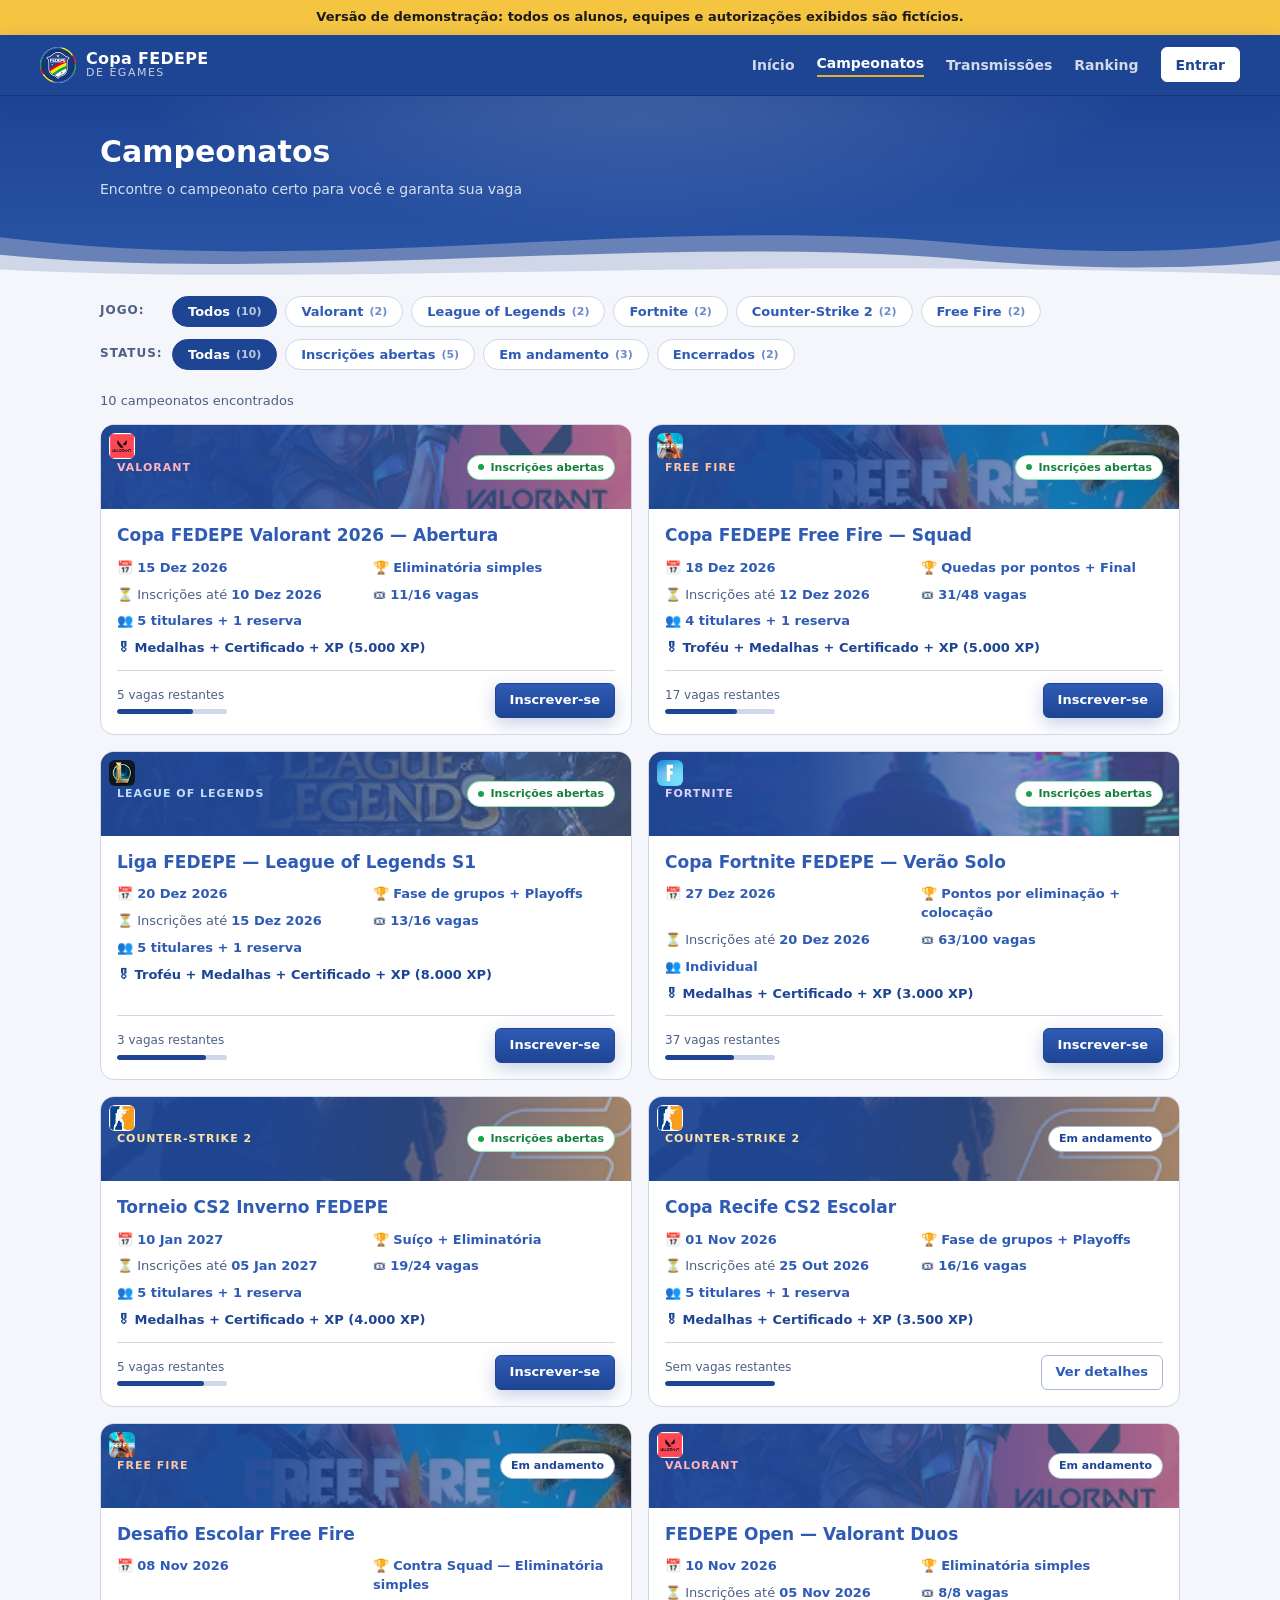
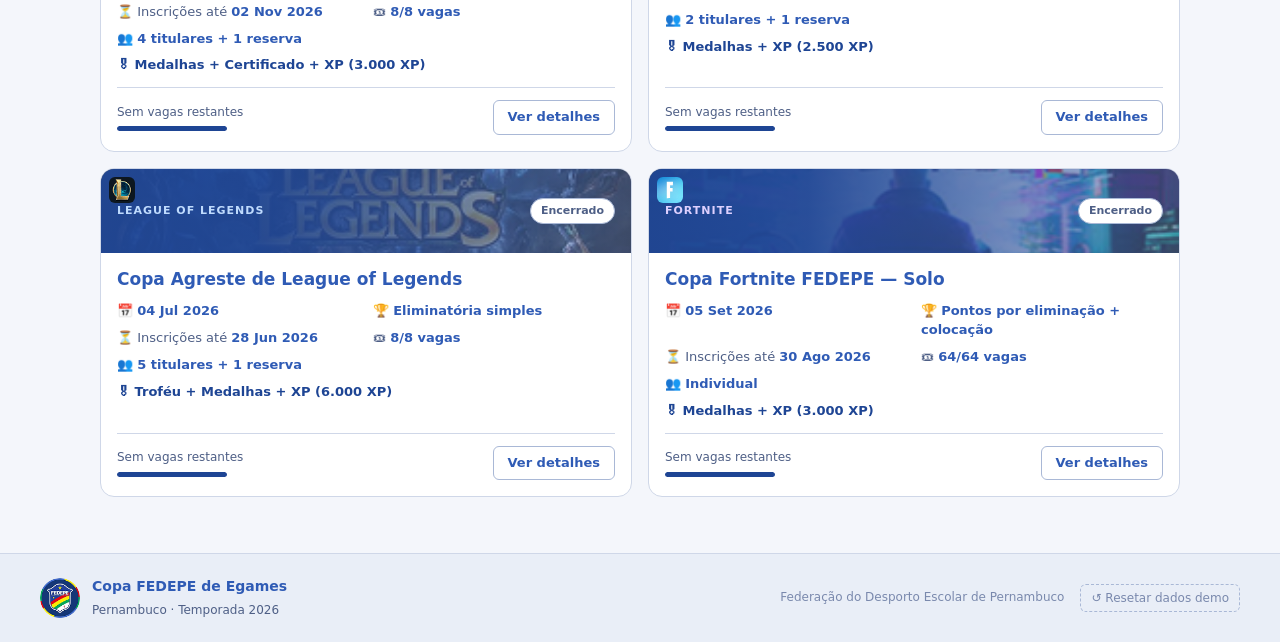
<file: Fedepe-HTML/campeonatos.html>
<!DOCTYPE html>
<html lang="pt-BR">
<head>
  <meta charset="UTF-8">
  <meta name="viewport" content="width=device-width, initial-scale=1">
  <title>Campeonatos - Copa FEDEPE</title>
  <link rel="icon" type="image/png" href="img/favicon.png">
  <link rel="stylesheet" href="style.css">
</head>
<body data-pagina="campeonatos">
  <div id="app-header"></div>

  <header class="faixa-pagina">
    <div class="faixa-pagina-conteudo">
      <h1>Campeonatos</h1>
      <p class="subtitulo">Encontre o campeonato certo para você e garanta sua vaga</p>
    </div>
  </header>

  <main class="pagina-larga">

    <div class="filtros" aria-label="Filtros">
      <div class="linha-filtro" id="filtro-jogo" role="group" aria-label="Filtrar por jogo"><span>JOGO:</span></div>
      <div class="linha-filtro" id="filtro-status" role="group" aria-label="Filtrar por status"><span>STATUS:</span></div>
    </div>

    <p class="resumo-filtro" id="resumo" aria-live="polite"></p>
    <div class="grade-camps" id="lista"></div>
  </main>

  <div id="app-footer"></div>

  <script src="js/mock/database.js"></script>
  <script src="js/services/mockApi.js"></script>
  <script src="js/ui/layout.js"></script>
  <script>
    (async function () {
      await UI.iniciar();
      var el = UI.el;
      var params = new URLSearchParams(location.search);
      var JOGOS = [['todos', 'Todos']].concat(Object.keys(Api.JOGOS).map(function (k) { return [k, Api.JOGOS[k].nome]; }));
      var STATUS = [['todos', 'Todas'], ['aberta', 'Inscrições abertas'], ['andamento', 'Em andamento'], ['encerrado', 'Encerrados']];
      var filtro = {
        jogo: JOGOS.some(function (j) { return j[0] === params.get('jogo'); }) ? params.get('jogo') : 'todos',
        status: STATUS.some(function (s) { return s[0] === params.get('status'); }) ? params.get('status') : 'todos'
      };
      var todos = [];

      function chips(alvo, opcoes, chave) {
        var box = document.getElementById(alvo);
        box.querySelectorAll('.chip').forEach(function (c) { c.remove(); });
        opcoes.forEach(function (o) {
          var qtd = todos.filter(function (c) {
            var f = Object.assign({}, filtro); f[chave] = o[0];
            return (f.jogo === 'todos' || c.jogo === f.jogo) && (f.status === 'todos' || c.status === f.status);
          }).length;
          var b = el('button', { type: 'button', class: 'chip' + (filtro[chave] === o[0] ? ' ativo' : ''), 'aria-pressed': String(filtro[chave] === o[0]) },
            [o[1], el('span', { class: 'qtd', text: '(' + qtd + ')' })]);
          b.addEventListener('click', function () { filtro[chave] = o[0]; render(); });
          box.appendChild(b);
        });
      }

      function card(c) {
        var s = UI.statusCamp(c);
        var pct = Math.round(c.ocupadas / c.vagas * 100);
        var acao;
        if (c.inscrito) acao = el('a', { href: 'inscricao.html?id=' + c.id, class: 'btn btn-borda btn-pequeno', text: '✓ Inscrito · Ver detalhes' });
        else if (c.podeInscrever) acao = el('a', { href: 'inscricao.html?id=' + c.id, class: 'btn btn-amarelo btn-pequeno', text: 'Inscrever-se' });
        else acao = el('a', { href: 'inscricao.html?id=' + c.id, class: 'btn btn-borda btn-pequeno', text: 'Ver detalhes' });
        return el('article', { class: 'camp-card' }, [
          el('div', { class: 'faixa thumb ' + c.jogo }, [
            el('div', { class: 'faixa-conteudo' }, [
              el('div', { class: 'icone ' + c.jogo }),
              el('small', { class: 'cor-' + c.jogo, text: c.jogoInfo.caps }),
              UI.tag(s.texto, s.classe)
            ])
          ]),
          el('div', { class: 'corpo' }, [
            el('h3', { text: c.titulo }),
            el('div', { class: 'camp-meta' }, [
              el('span', {}, ['📅 ', el('b', { text: UI.data(c.inicio) })]),
              el('span', {}, ['🏆 ', el('b', { text: c.formato })]),
              el('span', {}, ['⏳ Inscrições até ', el('b', { text: UI.data(c.prazo) })]),
              el('span', {}, ['🎟 ', el('b', { text: c.ocupadas + '/' + c.vagas + ' vagas' })]),
              el('span', {}, ['👥 ', el('b', { text: c.tamanhoEquipe })]),
              el('span', { class: 'premio', text: '🎖 ' + c.premiacao + ' (' + UI.numero(c.xp) + ' XP)' })
            ]),
            el('div', { class: 'camp-rodape' }, [
              el('div', { class: 'vagas-info' }, [
                c.inscrito ? el('span', { class: 'selo-inscrito', text: '✓ Você está inscrito' }) : el('span', { text: c.vagasLivres > 0 ? c.vagasLivres + ' vagas restantes' : 'Sem vagas restantes' }),
                el('div', { class: 'barra-vagas' }, [el('span', { style: 'width:' + pct + '%' })])
              ]),
              acao
            ])
          ])
        ]);
      }

      function render() {
        chips('filtro-jogo', JOGOS, 'jogo');
        chips('filtro-status', STATUS, 'status');
        var q = new URLSearchParams();
        if (filtro.jogo !== 'todos') q.set('jogo', filtro.jogo);
        if (filtro.status !== 'todos') q.set('status', filtro.status);
        history.replaceState(null, '', 'campeonatos.html' + (q.toString() ? '?' + q : ''));

        var lista = todos.filter(function (c) {
          return (filtro.jogo === 'todos' || c.jogo === filtro.jogo) && (filtro.status === 'todos' || c.status === filtro.status);
        });
        var box = document.getElementById('lista');
        box.innerHTML = '';
        document.getElementById('resumo').textContent = lista.length + (lista.length === 1 ? ' campeonato encontrado' : ' campeonatos encontrados');
        if (!lista.length) {
          var limpar = el('button', { type: 'button', class: 'btn btn-borda btn-pequeno', text: 'Limpar filtros', style: 'margin-top:12px' });
          limpar.addEventListener('click', function () { filtro.jogo = 'todos'; filtro.status = 'todos'; render(); });
          var v = UI.vazio('Nenhum campeonato com esses filtros', 'Tente outra combinação de jogo e status.');
          v.appendChild(limpar);
          box.appendChild(v);
        }
        lista.forEach(function (c) { box.appendChild(card(c)); });
      }

      async function carregar() {
        var box = document.getElementById('lista');
        if (!todos.length) { box.innerHTML = ''; box.appendChild(UI.carregando('Carregando campeonatos…')); }
        todos = (await Api.listarCampeonatos()).campeonatos;
        render();
      }
      await carregar();
      Api.aoMudar(function (d) { if (d.origem !== 'local') carregar(); });
    })();
  </script>
</body>
</html>
</file>
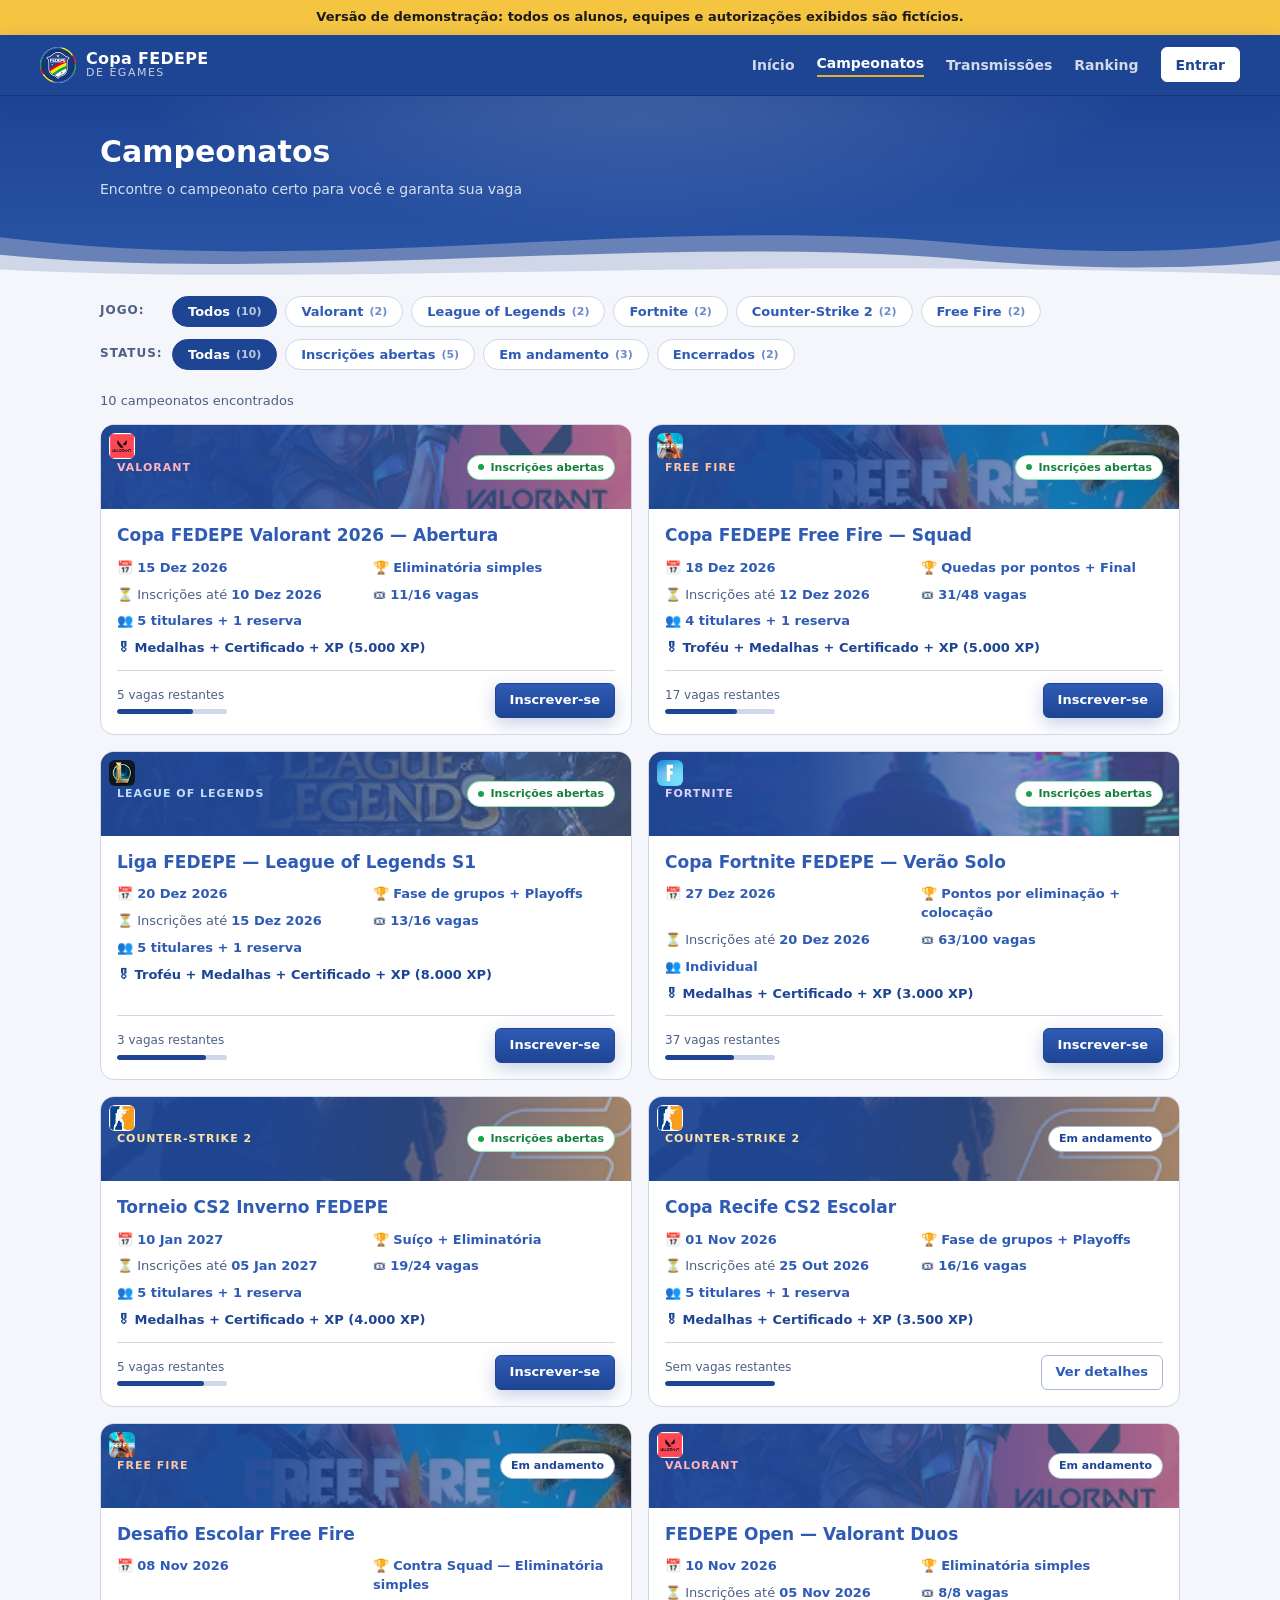
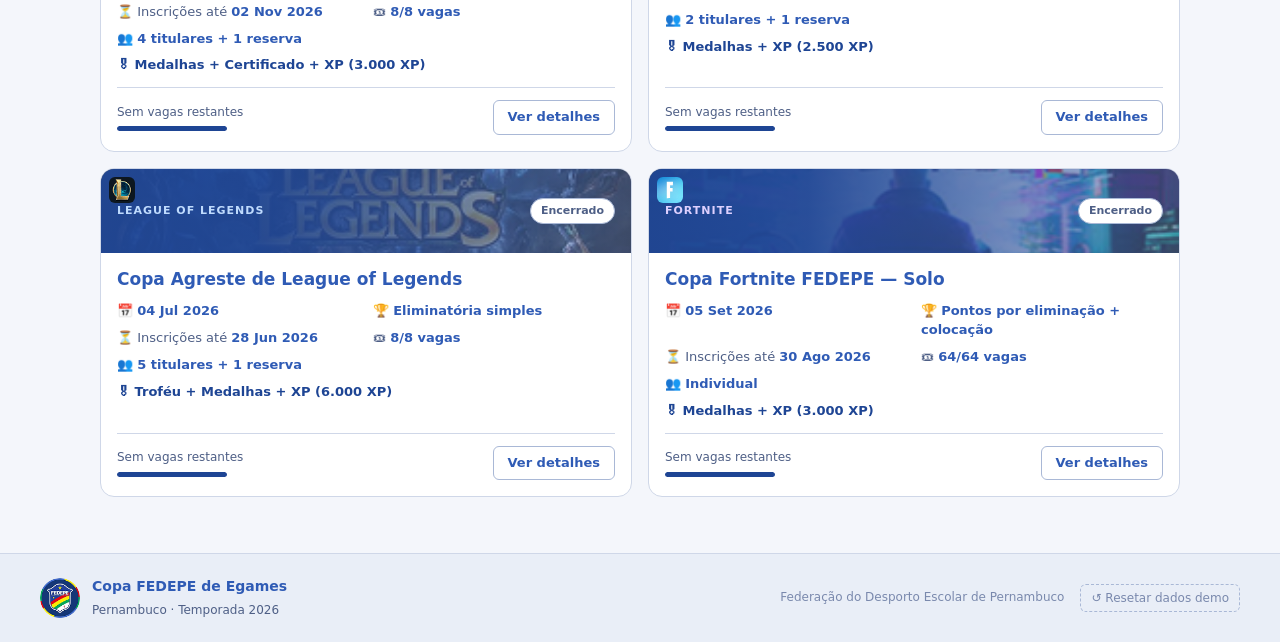
<file: Fedepe-HTML/inscricao.html>
<!DOCTYPE html>
<html lang="pt-BR">
<head>
  <meta charset="UTF-8">
  <meta name="viewport" content="width=device-width, initial-scale=1">
  <title>Campeonato - Copa FEDEPE</title>
  <link rel="icon" type="image/png" href="img/favicon.png">
  <link rel="stylesheet" href="style.css">
</head>
<body data-pagina="campeonatos">
  <div id="app-header"></div>

  <header class="faixa-pagina faixa-estreita">
    <div class="faixa-pagina-conteudo">
      <a href="campeonatos.html" class="btn btn-borda btn-pequeno btn-voltar">← Voltar para campeonatos</a>
      <h1>Detalhes do campeonato</h1>
      <p class="subtitulo">Confira as regras, o chaveamento e garanta a sua vaga.</p>
    </div>
  </header>

  <main class="pagina-estreita">
    <div id="conteudo"></div>
  </main>

  <div id="app-footer"></div>

  <script src="js/mock/database.js"></script>
  <script src="js/services/mockApi.js"></script>
  <script src="js/ui/layout.js"></script>
  <script src="js/ui/parental-auth.js"></script>
  <script>
    (async function () {
      await UI.iniciar();
      var el = UI.el;
      var raiz = document.getElementById('conteudo');
      var id = new URLSearchParams(location.search).get('id');
      if (!id) { location.replace('campeonatos.html'); return; }
      raiz.appendChild(UI.carregando('Carregando campeonato…'));

      var c, equipe, aut, autEscola, usuario;

      async function carregar() {
        var r = await Api.obterCampeonato(id);
        raiz.innerHTML = '';
        if (!r.ok) {
          raiz.appendChild(el('div', { class: 'painel' }, [el('h1', { text: 'Campeonato não encontrado' }), el('p', { class: 'subtitulo', text: 'O link pode estar errado ou o campeonato não existe mais.' }),
            el('a', { href: 'campeonatos.html', class: 'btn btn-amarelo', text: 'Ver todos os campeonatos' })]));
          return;
        }
        c = r.campeonato;
        usuario = Api.usuarioAtual();
        equipe = usuario ? (await Api.minhaEquipe()).equipe : null;
        aut = autEscola = null;
        if (usuario && usuario.perfil !== 'admin') { var as = await Api.obterAutorizacoes(); aut = as.pais; autEscola = as.escola; }
        document.title = c.titulo + ' - Copa FEDEPE';
        render();
      }

      function dataFase(f) {
        if (!f.data) return '';
        var curta = function (iso) { var t = UI.data(iso).split(' '); return t[0] + ' ' + t[1]; };
        return f.ate ? curta(f.data) + ' – ' + curta(f.ate) : curta(f.data);
      }

      function partida(p) {
        var temPlacar = p.pa != null && p.pb != null;
        var linha = function (nome, pts, outro, eu) {
          var cls = nome === 'A definir' ? 'tbd' : nome === 'Vaga aberta' ? 'vaga' : temPlacar ? (pts > outro ? 'venc' : 'perd') : '';
          if (eu) cls += ' eu';
          return el('div', { class: cls, title: eu ? 'Sua equipe' : null }, [el('span', { text: (eu ? '★ ' : '') + (nome || '—') }), el('b', { text: temPlacar ? String(pts) : '' })]);
        };
        var filhos = [linha(p.a, p.pa, p.pb, p.aEu)];
        if (p.b) filhos.push(linha(p.b, p.pb, p.pa, p.bEu));
        return el('div', { class: 'partida' }, filhos);
      }

      function grupo(g) {
        var MOSTRAR = 6, vagas = Math.max(0, g.capacidade - g.times.length);
        var itens = g.times.slice(0, MOSTRAR).map(function (t) { return el('li', { class: t.eu ? 'eu' : null, text: (t.eu ? '★ ' : '') + t.nome }); });
        if (g.times.length > MOSTRAR) itens.push(el('li', { class: 'mais', text: '+ ' + (g.times.length - MOSTRAR) + ' inscritos' }));
        if (vagas) itens.push(el('li', { class: 'vaga', text: vagas + (vagas > 1 ? ' vagas abertas' : ' vaga aberta') }));
        if (!g.times.length && !vagas) itens.push(el('li', { class: 'vaga', text: 'A definir' }));
        return el('div', { class: 'grupo-box' }, [el('strong', { text: g.nome + ' · ' + g.times.length }), el('ul', {}, itens)]);
      }

      function chaveamento() {
        var fases = c.chave || [];
        var dinamica = fases[0] && fases[0].dinamica;
        var box = el('div', { class: 'chaveamento' }, fases.map(function (f) {
          var cab = [el('small', { text: f.fase }), f.data ? el('span', { class: 'fase-data', text: '📅 ' + dataFase(f) }) : null];
          var corpo = f.listaGrupos ? f.listaGrupos.map(grupo) : (f.partidas || []).map(partida);
          return el('div', { class: 'fase' + (f.listaGrupos ? ' fase-grupos' : '') }, [el('div', { class: 'fase-cabeca' }, cab)].concat(corpo));
        }));
        var nota = null;
        if (dinamica) {
          var ex = fases[0].excedentes;
          nota = el('p', { class: 'nota chave-nota', text: 'Chaveamento provisório: as equipes entram por ordem de inscrição e o sorteio oficial é feito ao fim das inscrições (' + UI.data(c.prazo) + ').' + (ex ? ' ' + ex + ' inscrição(ões) além das vagas da 1ª fase.' : '') });
        }
        return el('div', {}, [box, nota]);
      }

      function calendario() {
        var fases = c.chave || [];
        if (!fases.length) return null;
        var hoje = new Date().toISOString().slice(0, 10);
        var linhas = [{ fase: 'Inscrições', data: null, ate: c.prazo, hora: 'até 23:59', insc: true }].concat(fases).map(function (f) {
          var fimF = f.ate || f.data;
          var st = f.insc ? (c.prazoEncerrado ? 'feito' : 'agora') : (fimF && fimF < hoje ? 'feito' : f.data && f.data <= hoje ? 'agora' : '');
          var quando = f.insc ? 'Até ' + UI.data(c.prazo) : f.ate ? UI.data(f.data) + ' a ' + UI.data(f.ate) : UI.data(f.data);
          return el('li', { class: st }, [
            el('span', { class: 'cal-ponto' }),
            el('div', {}, [el('strong', { text: f.fase }), el('small', { text: quando + (f.hora ? ' · ' + f.hora : '') + (st === 'agora' ? ' · em andamento' : '') })])
          ]);
        });
        return el('div', { class: 'calendario' }, [el('h3', { text: 'Calendário' }), el('ol', { class: 'cal-lista' }, linhas)]);
      }

      function listaInscritos() {
        var lista = c.listaInscritos || [];
        if (c.status !== 'aberta' && !lista.length) return null;
        var titulo = (c.modo === 'solo' ? 'Jogadores inscritos' : 'Equipes inscritas') + ' (' + c.ocupadas + '/' + c.vagas + ')';
        var LIM = 12, aberto = false;
        var ul = el('ol', { class: 'inscritos-lista' });
        var mais = el('button', { type: 'button', class: 'btn-link', text: '' });
        function desenhar() {
          ul.innerHTML = '';
          // Mostra as primeiras inscrições e, se a sua estiver além do limite, inclui ela também
          var visiveis = lista.map(function (x, i) { return { x: x, i: i }; }).filter(function (o) { return aberto || o.i < LIM || o.x.souEu; });
          visiveis.forEach(function (o) {
            var x = o.x, i = o.i;
            ul.appendChild(el('li', { class: x.souEu ? 'eu' : null }, [
              el('span', { class: 'pos', text: String(i + 1).padStart(2, '0') }),
              el('div', {}, [el('strong', { text: x.nome + (x.souEu ? ' (você)' : '') }), el('small', { text: (x.escola || '') + (x.jogadores ? ' · ' + x.jogadores + ' jogadores' : '') })]),
              el('small', { class: 'quando', text: UI.data(x.data) })
            ]));
          });
          mais.hidden = lista.length <= LIM;
          mais.textContent = aberto ? 'Mostrar menos' : 'Ver todas as ' + lista.length + ' inscrições';
        }
        mais.addEventListener('click', function () { aberto = !aberto; desenhar(); });
        desenhar();
        return el('div', { class: 'inscritos' }, [el('h3', { text: titulo }),
          lista.length ? ul : el('p', { class: 'nota', text: 'Ainda não há inscrições. Seja o primeiro!' }), mais]);
      }

      function requisitos() {
        if (c.status !== 'aberta' || (usuario && usuario.perfil === 'admin')) return null;
        var itens = [];
        itens.push(usuario
          ? { cls: 'ok', ic: '✓', t: 'Conta conectada', s: usuario.nickname }
          : { cls: 'falta', ic: '!', t: 'Entre na sua conta', s: 'Necessário para se inscrever' });
        if (c.modo === 'equipe') {
          itens.push(equipe
            ? { cls: equipe.souCapitao ? 'ok' : 'espera', ic: equipe.souCapitao ? '✓' : '…', t: 'Equipe: ' + equipe.nome, s: equipe.souCapitao ? 'Você é o capitão' : 'Só o capitão inscreve' }
            : { cls: usuario ? 'falta' : 'espera', ic: usuario ? '!' : '…', t: 'Equipe', s: usuario ? 'Crie sua equipe no perfil' : 'Verificada após o login' });
          var t = c.jogadores, n = equipe ? equipe.participantes.length : null;
          var faixa = t.min === t.max ? t.min : t.min + ' a ' + t.max;
          if (!equipe) itens.push({ cls: 'espera', ic: '…', t: 'Tamanho da equipe', s: 'Exige ' + faixa + ' jogadores' });
          else if (n < t.min) itens.push({ cls: 'falta', ic: '!', t: 'Tamanho da equipe: ' + n + '/' + t.min, s: 'Faltam ' + (t.min - n) + ' jogador(es) · exige ' + faixa });
          else if (n > t.max) itens.push({ cls: 'falta', ic: '!', t: 'Tamanho da equipe: ' + n, s: 'Máximo ' + t.max + ' · remova ' + (n - t.max) });
          else itens.push({ cls: 'ok', ic: '✓', t: 'Tamanho da equipe: ' + n + ' jogadores', s: 'Exige ' + faixa });
        } else {
          itens.push({ cls: 'ok', ic: '✓', t: 'Inscrição individual', s: 'Não precisa de equipe' });
        }
        function itemAut(a, titulo) {
          if (!usuario) return { cls: 'espera', ic: '…', t: titulo, s: 'Verificada após o login' };
          if (a.info.autorizado) return { cls: 'ok', ic: '✓', t: titulo, s: a.status === 'nao_necessaria' ? 'Não necessária (18+)' : a.info.rotulo };
          return { cls: a.status === 'aguardando_email' ? 'espera' : 'falta', ic: a.status === 'aguardando_email' ? '…' : '!', t: titulo, s: a.info.rotulo };
        }
        itens.push(itemAut(aut, 'Autorização dos pais'));
        itens.push(itemAut(autEscola, 'Autorização da escola'));
        return el('div', { class: 'requisitos' }, itens.map(function (i) {
          return el('div', { class: 'requisito ' + i.cls }, [el('span', { class: 'ic', text: i.ic }), el('div', {}, [el('strong', { text: i.t }), el('small', { text: i.s })])]);
        }));
      }

      function render() {
        raiz.innerHTML = '';
        var s = UI.statusCamp(c);
        var msg = el('p', { class: 'auth-msg', role: 'alert', hidden: true, style: 'margin-top:20px' });
        var btn = el('button', { type: 'button', class: 'btn btn-amarelo btn-largo', text: 'Confirmar inscrição' });

        if (c.inscrito) { btn.textContent = '✓ Inscrição confirmada'; btn.disabled = true; }
        else if (c.status === 'andamento') { btn.textContent = 'Campeonato em andamento'; btn.disabled = true; }
        else if (c.status === 'encerrado') { btn.textContent = 'Campeonato encerrado'; btn.disabled = true; }
        else if (c.prazoEncerrado) { btn.textContent = 'Inscrições encerradas'; btn.disabled = true; }
        else if (c.vagasLivres <= 0) { btn.textContent = 'Vagas esgotadas'; btn.disabled = true; }
        else if (usuario && usuario.perfil === 'admin') { btn.textContent = 'Conta administrativa — inscrição indisponível'; btn.disabled = true; }
        btn.addEventListener('click', function () { confirmar(btn, msg); });

        var painel = el('div', { class: 'painel' }, [
          el('div', { class: 'insc-topo' }, [
            el('div', { class: 'icone icone-grande ' + c.jogo }),
            el('div', { class: 'insc-titulo' }, [el('small', { class: 'jogo-nome cor-' + c.jogo, text: c.jogoInfo.caps }), el('h1', { text: c.titulo })]),
            UI.tag(s.texto, s.classe)
          ]),
          el('p', { class: 'insc-descricao', text: c.descricao }),
          el('div', { class: 'grade-info' }, [
            ['Início', UI.data(c.inicio)], ['Fim', UI.data(c.fim)], ['Inscrições até', UI.data(c.prazo)],
            ['Formato', c.formato], [c.modo === 'solo' ? 'Participação' : 'Jogadores por equipe', c.tamanhoEquipe],
            ['Vagas', c.ocupadas + '/' + c.vagas + (c.status === 'aberta' ? ' (' + c.vagasLivres + ' livres)' : '')],
            ['Premiação', c.premiacao + ' · ' + UI.numero(c.xp) + ' XP']
          ].map(function (i, n) { return el('div', { class: 'info-box' + (n === 6 ? ' destaque largo' : '') }, [el('small', { text: i[0] }), el('strong', { text: i[1] })]); })),
          el('div', { class: 'regras-chave' }, [
            el('div', {}, [el('h3', { text: 'Regras principais' }), el('ul', { class: 'lista-regras' }, c.regras.map(function (r) { return el('li', { text: r }); }))]),
            calendario()
          ]),
          el('div', { class: 'bloco-chave' }, [el('h3', { text: 'Chaveamento' }), chaveamento()]),
          listaInscritos(),
          requisitos(),
          c.inscrito ? el('div', { class: 'insc-sucesso', text: '✓ Inscrição confirmada! ' + (c.modo === 'solo' ? 'Seu nome' : 'Sua equipe') + ' já aparece na lista de inscritos e no chaveamento (marcado com ★).' }) : null,
          msg, btn
        ]);
        raiz.appendChild(painel);
      }

      async function confirmar(btn, msg) {
        msg.hidden = true;
        UI.ocupado(btn, true, 'Validando inscrição…');
        var r = await Api.inscrever(c.id);
        UI.ocupado(btn, false);
        if (r.ok) {
          UI.toast('Inscrição confirmada em ' + c.titulo + '!', 'sucesso');
          await carregar();
          return;
        }
        if (r.motivo === 'login') { UI.irParaLogin('inscricao'); return; }
        if (r.motivo === 'autorizacao') {
          // Abre a etapa que falta (pais → escola). Ao concluir, tenta de novo: se faltar a outra etapa, ela abre em seguida.
          UI.toast(r.tipo === 'escola' ? 'Falta a autorização da escola (vínculo institucional).' : 'Antes de concluir, precisamos da autorização dos seus responsáveis.', 'info');
          ParentalAuth.abrir({ tipo: r.tipo, aoAutorizar: function () { UI.toast('Autorização concluída! Continuando sua inscrição…', 'sucesso'); confirmar(btn, msg); } });
          carregar();
          return;
        }
        if (r.motivo === 'equipe') {
          var m = UI.modal({ titulo: 'Você precisa de uma equipe', classe: 'modal-pequeno', conteudo: el('div', {}, [
            el('p', { class: 'modal-texto', text: r.erro }),
            el('div', { class: 'modal-acoes' }, [
              el('button', { type: 'button', class: 'btn btn-borda', text: 'Agora não', onclick: function () { m.fechar(); } }),
              el('a', { href: 'perfil.html?voltar=' + encodeURIComponent('inscricao.html?id=' + c.id), class: 'btn btn-amarelo', text: 'Criar minha equipe' })
            ])
          ]) });
          return;
        }
        if (r.motivo === 'tamanho') {
          var m2 = UI.modal({ titulo: 'Tamanho da equipe', classe: 'modal-pequeno', conteudo: el('div', {}, [
            el('p', { class: 'modal-texto', text: r.erro }),
            el('div', { class: 'modal-acoes' }, [
              el('button', { type: 'button', class: 'btn btn-borda', text: 'Agora não', onclick: function () { m2.fechar(); } }),
              el('a', { href: 'perfil.html?voltar=' + encodeURIComponent('inscricao.html?id=' + c.id) + '#painel-criar', class: 'btn btn-amarelo', text: 'Editar minha equipe' })
            ])
          ]) });
          return;
        }
        if (['duplicado', 'vagas', 'prazo', 'fechado'].indexOf(r.motivo) >= 0) { UI.toast(r.erro, 'erro'); carregar(); return; }
        msg.textContent = r.erro; msg.hidden = false;
      }

      await carregar();
      Api.aoMudar(function (d) { if (d.origem === 'outra-aba') carregar(); });
    })();
  </script>
</body>
</html>
</file>
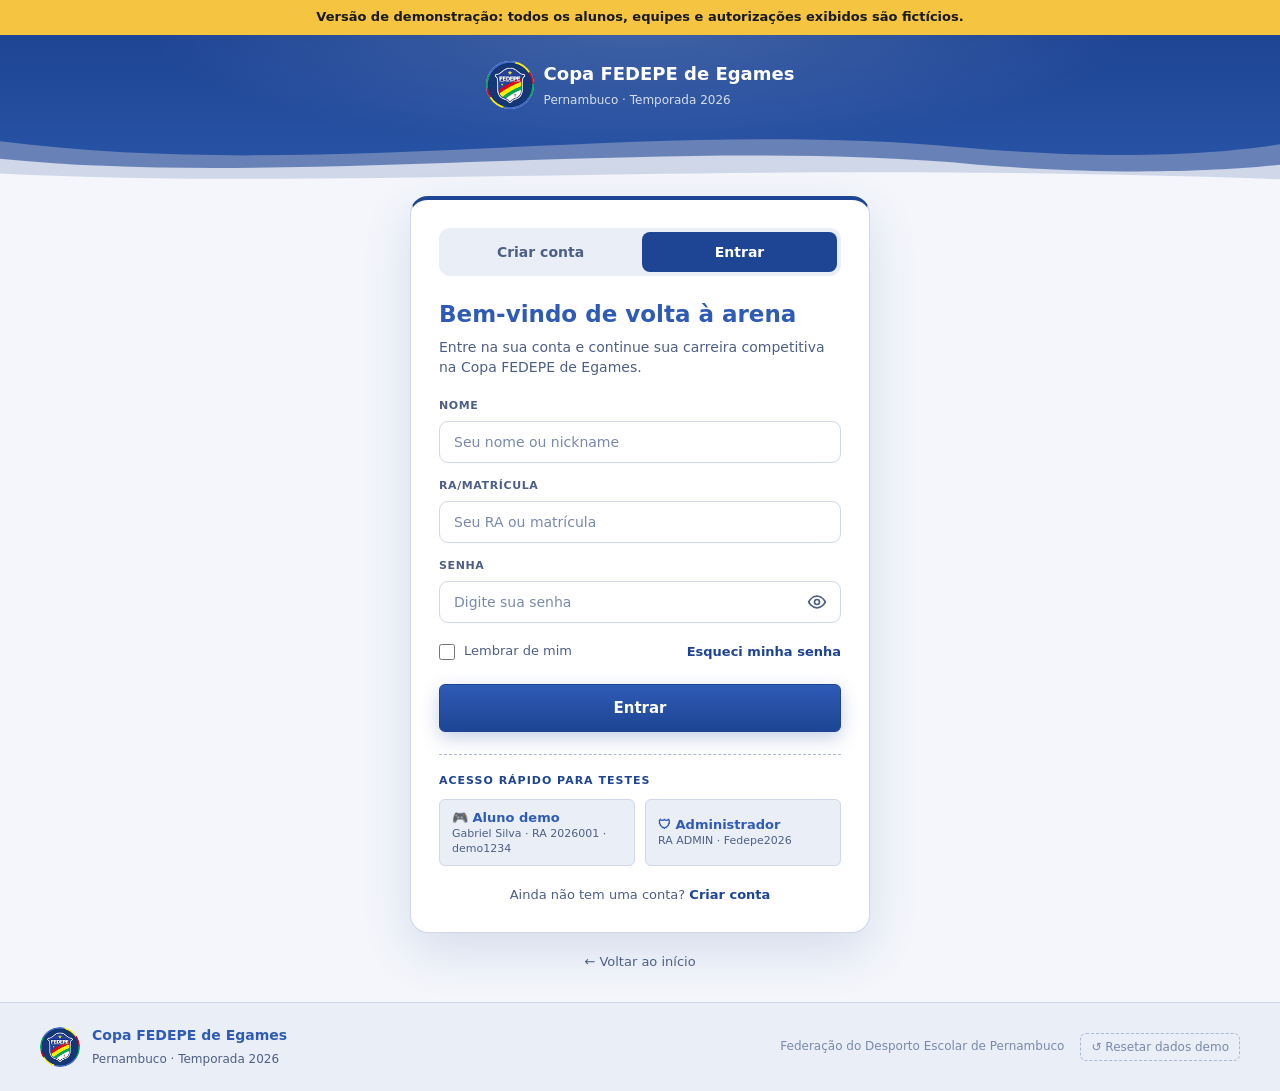
<file: Fedepe-HTML/login.html>
<!DOCTYPE html>
<html lang="pt-BR">
<head>
  <meta charset="UTF-8">
  <meta name="viewport" content="width=device-width, initial-scale=1">
  <title>Entrar - Copa FEDEPE</title>
  <link rel="icon" type="image/png" href="img/favicon.png">
  <link rel="stylesheet" href="style.css">
</head>
<body class="pagina-auth" data-pagina="login">
  <header class="faixa-pagina faixa-auth">
    <div class="faixa-pagina-conteudo">
      <a href="index.html" class="auth-marca">
        <img src="img/logo-fedepe.png" alt="Brasão da FEDEPE">
        <span><strong>Copa FEDEPE de Egames</strong><small>Pernambuco · Temporada 2026</small></span>
      </a>
    </div>
  </header>

  <main class="auth-container">

    <div class="auth-card">
      <div class="auth-abas" role="tablist">
        <a href="cadastro.html" class="auth-aba" role="tab" aria-selected="false" id="aba-cadastro">Criar conta</a>
        <a href="login.html" class="auth-aba ativo" role="tab" aria-selected="true">Entrar</a>
      </div>

      <h1 class="auth-titulo">Bem-vindo de volta à arena</h1>
      <p class="auth-sub">Entre na sua conta e continue sua carreira competitiva na Copa FEDEPE de Egames.</p>

      <form id="form-login" class="auth-form" novalidate>
        <p id="msg" class="auth-msg" role="alert" hidden></p>
        <label class="campo">
          <span>Nome</span>
          <input type="text" name="nome" placeholder="Seu nome ou nickname" autocomplete="name">
        </label>
        <label class="campo">
          <span>RA/Matrícula</span>
          <input type="text" name="ra" placeholder="Seu RA ou matrícula" autocomplete="username">
        </label>
        <label class="campo">
          <span>Senha</span>
          <span class="campo-senha">
            <input type="password" name="senha" placeholder="Digite sua senha" autocomplete="current-password">
            <button type="button" class="btn-olho" id="btn-olho" aria-label="Mostrar senha" aria-pressed="false"><svg class="ic-olho" viewBox="0 0 24 24" aria-hidden="true"><path d="M2 12s3.6-7 10-7 10 7 10 7-3.6 7-10 7S2 12 2 12z"/><circle cx="12" cy="12" r="3"/></svg><svg class="ic-olho-fechado" viewBox="0 0 24 24" aria-hidden="true"><path d="M2 12s3.6-7 10-7 10 7 10 7-3.6 7-10 7S2 12 2 12z"/><circle cx="12" cy="12" r="3"/><path d="M3 3l18 18"/></svg></button>
          </span>
        </label>
        <div class="auth-opcoes">
          <label class="check"><input type="checkbox" name="lembrar"> Lembrar de mim</label>
          <button type="button" class="btn-link link-amarelo" id="esqueci" style="text-decoration:none">Esqueci minha senha</button>
        </div>
        <button type="submit" class="btn btn-amarelo btn-largo" id="btn-entrar" style="margin-top:4px">Entrar</button>
      </form>

      <div class="acesso-rapido">
        <small>ACESSO RÁPIDO PARA TESTES</small>
        <div class="opcoes">
          <button type="button" class="acesso-btn" data-nome="Gabriel Silva" data-ra="2026001" data-senha="demo1234">
            <strong>🎮 Aluno demo</strong><small>Gabriel Silva · RA 2026001 · demo1234</small>
          </button>
          <button type="button" class="acesso-btn" data-nome="Coordenação FEDEPE" data-ra="ADMIN" data-senha="Fedepe2026">
            <strong>🛡 Administrador</strong><small>RA ADMIN · Fedepe2026</small>
          </button>
        </div>
      </div>

      <p class="auth-rodape">Ainda não tem uma conta? <a href="cadastro.html" class="link-amarelo" id="link-cadastro">Criar conta</a></p>
    </div>

    <a href="index.html" class="link-voltar">← Voltar ao início</a>
  </main>

  <div id="app-footer"></div>

  <script src="js/mock/database.js"></script>
  <script src="js/services/mockApi.js"></script>
  <script src="js/ui/layout.js"></script>
  <script>
    (async function () {
      var u = await UI.iniciar();
      var el = UI.el;
      var form = document.getElementById('form-login');
      var msg = document.getElementById('msg');
      var params = new URLSearchParams(location.search);

      // Preserva o destino ao alternar para a aba de cadastro
      if (params.get('voltar')) {
        ['aba-cadastro', 'link-cadastro'].forEach(function (id) { document.getElementById(id).href = 'cadastro.html?voltar=' + encodeURIComponent(params.get('voltar')); });
      }
      if (params.get('motivo') === 'inscricao') { msg.textContent = 'Entre na sua conta para concluir a inscrição no campeonato.'; msg.className = 'auth-msg sucesso'; msg.hidden = false; }
      if (u) { location.replace(u.perfil === 'admin' ? 'admin.html' : UI.destinoPosLogin('perfil.html')); return; }

      var olho = document.getElementById('btn-olho');
      olho.addEventListener('click', function () {
        var c = form.elements.senha, mostrar = c.type === 'password';
        c.type = mostrar ? 'text' : 'password';
        olho.setAttribute('aria-pressed', String(mostrar));
        olho.setAttribute('aria-label', mostrar ? 'Ocultar senha' : 'Mostrar senha');
        olho.classList.toggle('mostrando', mostrar);
      });

      async function entrar() {
        msg.hidden = true; msg.className = 'auth-msg';
        var btn = document.getElementById('btn-entrar');
        UI.ocupado(btn, true, 'Entrando…');
        var r = await Api.entrar({ nome: form.elements.nome.value, ra: form.elements.ra.value, senha: form.elements.senha.value, lembrar: form.elements.lembrar.checked });
        if (r.ok) {
          sessionStorage.setItem('fedepe_toast', 'Bem-vindo(a), ' + r.usuario.nickname + '!');
          location.href = r.usuario.perfil === 'admin' ? 'admin.html' : UI.destinoPosLogin('perfil.html');
          return;
        }
        UI.ocupado(btn, false);
        msg.textContent = r.erro; msg.hidden = false;
      }
      form.addEventListener('submit', function (e) { e.preventDefault(); entrar(); });

      document.querySelectorAll('.acesso-btn').forEach(function (b) {
        b.addEventListener('click', function () {
          form.elements.nome.value = b.dataset.nome; form.elements.ra.value = b.dataset.ra; form.elements.senha.value = b.dataset.senha;
          entrar();
        });
      });

      document.getElementById('esqueci').addEventListener('click', function () {
        var ra = el('input', { type: 'text', placeholder: 'Seu RA ou matrícula', value: form.elements.ra.value });
        var aviso = el('p', { class: 'auth-msg', hidden: true });
        var enviar = el('button', { type: 'submit', class: 'btn btn-amarelo', text: 'Enviar link de redefinição' });
        var f = el('form', { class: 'auth-form', novalidate: true }, [
          el('p', { class: 'modal-texto', text: 'Informe seu RA/matrícula. Enviaremos um link de redefinição para o e-mail cadastrado.' }),
          aviso, el('label', { class: 'campo' }, [el('span', { text: 'RA/Matrícula' }), ra]),
          el('div', { class: 'modal-acoes' }, [enviar])
        ]);
        f.addEventListener('submit', async function (e) {
          e.preventDefault();
          UI.ocupado(enviar, true, 'Enviando…');
          var r = await Api.recuperarSenha({ ra: ra.value });
          UI.ocupado(enviar, false);
          aviso.textContent = r.ok ? r.mensagem : r.erro;
          aviso.className = 'auth-msg' + (r.ok ? ' sucesso' : ''); aviso.hidden = false;
          if (r.ok) enviar.disabled = true;
        });
        UI.modal({ titulo: 'Esqueci minha senha', conteudo: f, classe: 'modal-pequeno' });
      });
    })();
  </script>
</body>
</html>
</file>
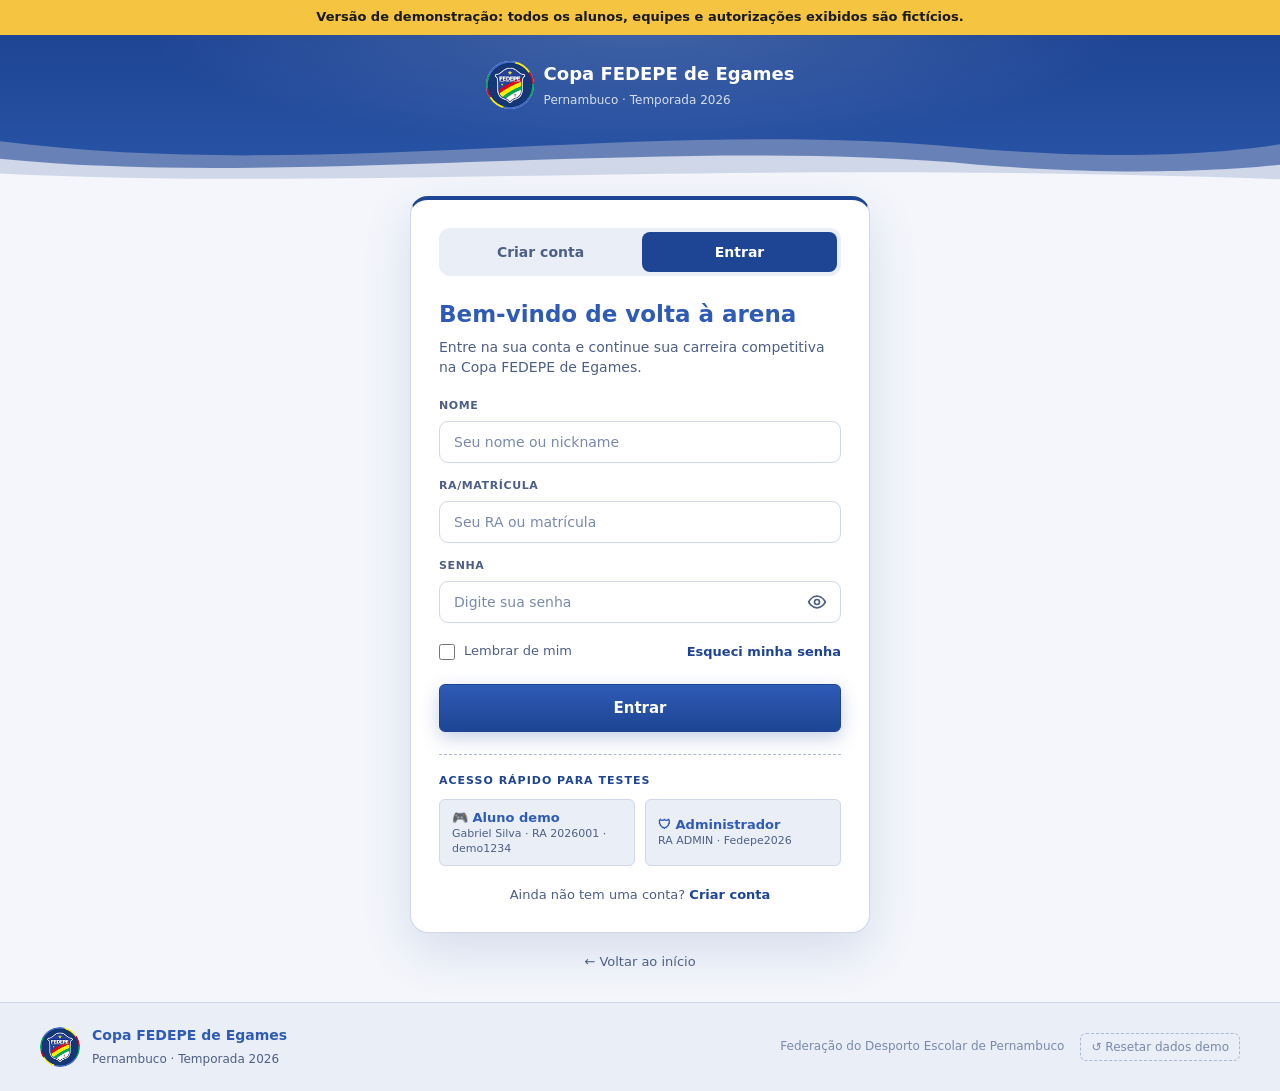
<file: Fedepe-HTML/perfil.html>
<!DOCTYPE html>
<html lang="pt-BR">
<head>
  <meta charset="UTF-8">
  <meta name="viewport" content="width=device-width, initial-scale=1">
  <title>Meu perfil - Copa FEDEPE</title>
  <link rel="icon" type="image/png" href="img/favicon.png">
  <link rel="stylesheet" href="style.css">
</head>
<body data-pagina="perfil">
  <div id="app-header"></div>

  <header class="faixa-pagina">
    <div class="faixa-pagina-conteudo">
      <h1>Meu perfil</h1>
      <p class="subtitulo">Sua jornada na arena começa aqui. Reúna os jogadores e crie sua equipe.</p>
    </div>
  </header>

  <main class="pagina-larga">

    <div class="perfil-grade">
      <!-- Coluna esquerda -->
      <div class="perfil-lateral">
        <div class="painel">
          <div class="perfil-topo">
            <span class="avatar grande" id="p-iniciais"></span>
            <div><h2 id="p-nick"></h2><small id="p-nome"></small><span id="p-status"></span></div>
          </div>
          <div class="stats">
            <div><strong id="s-elim">0</strong><small>Eliminações</small></div>
            <div><strong id="s-vit">0</strong><small>Vitórias</small></div>
            <div><strong id="s-xp">0</strong><small>XP</small></div>
          </div>
          <h3>Dados do jogador</h3>
          <div id="dados"></div>
          <div class="perfil-acoes">
            <button type="button" class="btn btn-borda btn-pequeno" id="btn-editar">✎ Editar perfil</button>
            <button type="button" class="btn btn-borda btn-pequeno" id="btn-sair">Sair</button>
          </div>
        </div>

        <div class="painel">
          <div class="painel-titulo"><h3>Autorizações para competir</h3><span id="aut-geral"></span></div>
          <p class="nota" style="margin-bottom:12px">São duas etapas obrigatórias antes de você poder se inscrever nos campeonatos.</p>
          <div class="aut-bloco">
            <div class="status-linha"><strong class="aut-titulo">1 · Pais/Responsáveis</strong><span id="aut-tag"></span></div>
            <div id="aut-conteudo"></div>
          </div>
          <div class="aut-bloco">
            <div class="status-linha"><strong class="aut-titulo">2 · Escola (vínculo institucional)</strong><span id="aut-esc-tag"></span></div>
            <div id="aut-esc-conteudo"></div>
          </div>
        </div>

        <div class="painel">
          <h3>Minha equipe</h3>
          <div id="equipe-conteudo"></div>
        </div>

        <div class="painel">
          <h3>Minhas inscrições</h3>
          <div id="inscricoes"></div>
        </div>
      </div>

      <!-- Coluna direita: criar / editar equipe -->
      <div class="painel" id="painel-criar">
        <div class="equipe-topo">
          <div>
            <h2 id="equipe-titulo">Crie sua equipe</h2>
            <p id="equipe-sub">Escolha um nome e adicione quem vai jogar com você.</p>
          </div>
          <span class="tag-demo" id="equipe-selo">NOVA EQUIPE</span>
        </div>

        <p id="msg" class="auth-msg" role="alert" hidden></p>

        <label class="campo">
          <span>Nome da equipe *</span>
          <input type="text" id="nome-equipe" placeholder="Ex: Recife Phoenix" maxlength="24">
        </label>
        <small class="nota" style="display:block;margin-top:6px">Este será o nome exibido para sua equipe na Copa FEDEPE.</small>

        <div class="participantes-topo">
          <h3>Participantes</h3>
          <small id="contador"></small>
        </div>
        <div id="lista"></div>
        <button type="button" class="btn-add" id="btn-add">+ Adicionar participante</button>

        <p class="nota perfil-msg" id="equipe-nota">Criar a equipe não realiza a inscrição em um campeonato. Depois, escolha uma competição e confira as regras de participação.</p>
        <div class="equipe-rodape">
          <small class="nota">* Campo obrigatório · mínimo 2, máximo 6 jogadores</small>
          <div class="equipe-botoes">
            <button type="button" class="btn btn-borda" id="btn-descartar" hidden>Descartar alterações</button>
            <button type="button" class="btn btn-amarelo" id="btn-criar">Criar equipe</button>
          </div>
        </div>
      </div>
    </div>
  </main>

  <div id="app-footer"></div>

  <script src="js/mock/database.js"></script>
  <script src="js/services/mockApi.js"></script>
  <script src="js/ui/layout.js"></script>
  <script src="js/ui/parental-auth.js"></script>
  <script>
    (async function () {
      var u = await UI.iniciar();
      if (!u) { UI.irParaLogin(); return; }
      if (u.perfil === 'admin') { location.replace('admin.html'); return; }
      var el = UI.el;
      var voltar = new URLSearchParams(location.search).get('voltar');
      function set(id, t) { document.getElementById(id).textContent = t; }

      // ---------- Card do jogador ----------
      function renderJogador() {
        u = Api.usuarioAtual();
        set('p-iniciais', UI.iniciais(u.nome)); set('p-nick', u.nickname); set('p-nome', u.nome);
        var sc = Api.STATUS_CADASTRO[u.status];
        var st = document.getElementById('p-status'); st.innerHTML = '';
        st.appendChild(UI.tag('Cadastro: ' + sc.rotulo, sc.classe)); st.firstChild.style.marginTop = '6px';
        var tot = { elim: 0, vit: 0, xp: 0 };
        Object.keys(u.stats || {}).forEach(function (k) { tot.elim += u.stats[k].elim; tot.vit += u.stats[k].vit; tot.xp += u.stats[k].xp; });
        set('s-elim', UI.numero(tot.elim)); set('s-vit', UI.numero(tot.vit)); set('s-xp', UI.numero(tot.xp));
        var dados = document.getElementById('dados'); dados.innerHTML = '';
        [['Nome', u.nome], ['RA/Matrícula', u.ra], ['Nickname', u.nickname], ['E-mail', u.email], ['Escola', u.escola], ['Idade', u.idade + ' anos']].forEach(function (d) {
          dados.appendChild(el('div', { class: 'dado' }, [el('small', { text: d[0] }), el('strong', { text: d[1] })]));
        });
      }

      document.getElementById('btn-sair').addEventListener('click', function () { Api.sair(); sessionStorage.setItem('fedepe_toast', 'Você saiu da sua conta.'); location.href = 'index.html'; });

      document.getElementById('btn-editar').addEventListener('click', async function () {
        var escolas = (await Api.escolas()).escolas;
        var dl = el('datalist', { id: 'dl-escolas' }, escolas.map(function (e) { return el('option', { value: e }); }));
        var iNick = el('input', { type: 'text', value: u.nickname, maxlength: '16' });
        var iEmail = el('input', { type: 'email', value: u.email });
        var iEscola = el('input', { type: 'text', value: u.escola, list: 'dl-escolas' });
        var aviso = el('p', { class: 'auth-msg', hidden: true });
        var salvar = el('button', { type: 'submit', class: 'btn btn-amarelo', text: 'Salvar alterações' });
        var f = el('form', { class: 'auth-form', novalidate: true }, [
          aviso,
          el('label', { class: 'campo' }, [el('span', { text: 'Nickname' }), iNick]),
          el('label', { class: 'campo' }, [el('span', { text: 'E-mail' }), iEmail]),
          el('label', { class: 'campo' }, [el('span', { text: 'Escola' }), iEscola]), dl,
          el('small', { class: 'campo-dica', text: 'Nome, RA e data de nascimento só podem ser alterados pela coordenação da FEDEPE.' }),
          el('div', { class: 'modal-acoes' }, [salvar])
        ]);
        var m = UI.modal({ titulo: 'Editar perfil', conteudo: f });
        f.addEventListener('submit', async function (e) {
          e.preventDefault();
          UI.ocupado(salvar, true, 'Salvando…');
          var r = await Api.atualizarPerfil({ nickname: iNick.value, email: iEmail.value, escola: iEscola.value });
          UI.ocupado(salvar, false);
          if (!r.ok) { aviso.textContent = r.erro; aviso.hidden = false; return; }
          m.fechar(); UI.toast('Perfil atualizado.', 'sucesso');
          renderJogador(); UI.montarLayout();
        });
      });

      // ---------- Autorizações (pais + escola) ----------
      async function renderAutorizacao() {
        var as = await Api.obterAutorizacoes();
        if (!as.ok) return;
        var geral = document.getElementById('aut-geral'); geral.innerHTML = '';
        geral.appendChild(as.liberado ? UI.tag('Liberado para competir', 'tag-aprovado') : UI.tag('Pendente', 'tag-aguardando'));
        bloco(as.pais, 'aut-tag', 'aut-conteudo');
        bloco(as.escola, 'aut-esc-tag', 'aut-esc-conteudo');
      }
      function bloco(a, tagId, boxId) {
        var tipo = a.tipo;
        var tag = document.getElementById(tagId); tag.innerHTML = ''; tag.appendChild(UI.tag(a.info.rotulo, a.info.classe));
        var box = document.getElementById(boxId); box.innerHTML = '';
        var abrir = function () { ParentalAuth.abrir({ tipo: tipo, aoAutorizar: renderAutorizacao }); };
        if (a.status === 'nao_necessaria') { box.appendChild(el('p', { class: 'equipe-vazia', text: 'Você é maior de idade: não precisa da autorização dos pais.' })); return; }
        if (a.info.autorizado) {
          var r = a.responsavel;
          box.appendChild(el('p', { class: 'equipe-vazia', text: (tipo === 'escola' ? 'Confirmado por ' + r.nome + ' (' + r.escola + ')' : 'Autorizado por ' + r.nome + ' (' + r.parentesco + ')') + ' em ' + UI.dataHora(a.assinadoEm || a.confirmadoEm) + '.' }));
          box.appendChild(el('button', { type: 'button', class: 'btn btn-borda btn-pequeno', style: 'margin-top:10px;width:100%', text: 'Ver comprovante', onclick: function () { UI.modal({ titulo: 'Comprovante', conteudo: ParentalAuth.comprovante(a), classe: 'modal-largo' }); } }));
          return;
        }
        if (a.status === 'aguardando_email') {
          box.appendChild(el('p', { class: 'equipe-vazia' }, ['Pedido enviado para ', el('strong', { text: a.responsavel.email }), '. Assim que houver a confirmação, o status muda automaticamente.']));
          box.appendChild(el('button', { type: 'button', class: 'btn btn-amarelo btn-pequeno', style: 'margin-top:10px;width:100%', text: tipo === 'escola' ? '✉ Simular aprovação no e-mail da escola' : '✉ Simular aprovação no e-mail do responsável',
            onclick: function () { ParentalAuth.previaEmail(a, u, function () { renderAutorizacao(); }); } }));
          box.appendChild(el('button', { type: 'button', class: 'btn-link', style: 'display:block;margin:6px auto 0', text: 'Gerenciar autorização', onclick: abrir }));
          return;
        }
        box.appendChild(el('p', { class: 'equipe-vazia', text: tipo === 'escola'
          ? 'Sua escola precisa confirmar que você está matriculado(a) e autorizar sua participação.'
          : 'Como você tem ' + u.idade + ' anos, precisa da autorização dos pais/responsáveis.' }));
        box.appendChild(el('button', { type: 'button', class: 'btn btn-amarelo btn-pequeno', style: 'margin-top:10px;width:100%', text: tipo === 'escola' ? 'Preencher autorização da escola' : 'Preencher autorização dos pais', onclick: abrir }));
      }

      // ---------- Inscrições ----------
      async function renderInscricoes() {
        var lista = (await Api.minhasInscricoes()).inscricoes;
        var box = document.getElementById('inscricoes'); box.innerHTML = '';
        if (!lista.length) { box.appendChild(el('p', { class: 'equipe-vazia' }, ['Você ainda não está inscrito em nenhum campeonato. ', el('a', { href: 'campeonatos.html?status=aberta', class: 'link-amarelo', text: 'Ver campeonatos abertos →' })])); return; }
        box.appendChild(el('ul', { class: 'lista-insc' }, lista.map(function (c) {
          var s = UI.statusCamp(c);
          return el('li', {}, [el('a', { href: 'inscricao.html?id=' + c.id }, [el('span', { class: 'icone ' + c.jogo }), el('span', {}, [c.titulo, el('small', { text: UI.data(c.inicio) + ' · ' + s.texto })])])]);
        })));
      }

      // ---------- Equipe ----------
      var MAX = 6, extras = [''];
      var lista = document.getElementById('lista'), msg = document.getElementById('msg');

      var modoEdicao = false, sujo = false;
      function preencher(eq) {
        document.getElementById('nome-equipe').value = eq ? eq.nome : '';
        extras = eq ? eq.participantes.slice(1) : [''];
        if (eq && !extras.length) extras = [''];
        sujo = false;
        document.getElementById('btn-descartar').hidden = true;
        renderForm();
      }
      function modo(edicao) {
        modoEdicao = edicao;
        set('equipe-titulo', edicao ? 'Editar equipe' : 'Crie sua equipe');
        set('equipe-sub', edicao ? 'Altere o nome, edite, adicione ou remova participantes. Você, como capitão, não pode ser removido.' : 'Escolha um nome e adicione quem vai jogar com você.');
        set('equipe-selo', edicao ? 'MODO EDIÇÃO' : 'NOVA EQUIPE');
        set('btn-criar', edicao ? 'Salvar alterações da equipe' : 'Criar equipe');
        set('equipe-nota', edicao ? 'As alterações valem para as próximas inscrições. Campeonatos em que a equipe já está inscrita mantêm a inscrição.' : 'Criar a equipe não realiza a inscrição em um campeonato. Depois, escolha uma competição e confira as regras de participação.');
      }

      async function renderEquipe(forcarFormulario) {
        var eq = (await Api.minhaEquipe()).equipe;
        var c = document.getElementById('equipe-conteudo'); c.innerHTML = '';
        var painel = document.getElementById('painel-criar');
        if (eq) {
          c.appendChild(el('div', { class: 'status-linha' }, [el('span', { class: 'equipe-nome', text: eq.nome }), UI.tag(eq.souCapitao ? 'Capitão' : 'Membro', eq.souCapitao ? 'tag-aprovado' : 'tag-neutra')]));
          c.appendChild(el('small', { class: 'nota', text: eq.escola + ' · ' + eq.participantes.length + ' jogadores' }));
          c.appendChild(el('ul', { class: 'equipe-lista' }, eq.participantes.map(function (n, i) {
            return el('li', {}, [el('span', { text: n }), i === 0 ? el('span', { class: 'tag-capitao', text: 'CAPITÃO' }) : null]);
          })));
          if (!eq.souCapitao) {
            c.appendChild(el('p', { class: 'nota', style: 'margin-top:10px', text: 'Somente o capitão pode editar a equipe.' }));
            painel.hidden = true;
            return;
          }
          c.appendChild(el('button', { type: 'button', class: 'btn btn-borda btn-pequeno', style: 'margin-top:12px;width:100%', text: '✎ Editar equipe', onclick: function () {
            painel.scrollIntoView({ behavior: 'smooth', block: 'start' }); setTimeout(function () { document.getElementById('nome-equipe').focus(); }, 300);
          } }));
          painel.hidden = false;
          modo(true);
          if (!sujo || forcarFormulario) preencher(eq);
          return;
        }
        c.appendChild(el('p', { class: 'equipe-vazia' }, [el('strong', { text: 'Você ainda não tem uma equipe' }), el('br'), 'Preencha o formulário ao lado para montar seu time e dar o próximo passo na arena.']));
        painel.hidden = false;
        modo(false);
        if (modoEdicao || forcarFormulario) preencher(null); else renderForm();
      }

      function marcarSujo() {
        if (!modoEdicao) return;
        sujo = true; document.getElementById('btn-descartar').hidden = false;
      }
      document.getElementById('nome-equipe').addEventListener('input', marcarSujo);
      document.getElementById('btn-descartar').addEventListener('click', function () { renderEquipe(true); UI.toast('Alterações descartadas.'); });

      function contar() {
        var n = 1 + extras.filter(function (v) { return v.trim(); }).length;
        set('contador', n + (n === 1 ? ' adicionado' : ' adicionados') + ' · máx. ' + MAX);
      }
      function linha(n, valor, fixo, i) {
        var inp = el('input', { type: 'text', maxlength: '60', placeholder: 'Digite o nome completo do participante', 'aria-label': 'Participante ' + n });
        inp.value = valor;
        var btn = el('button', { type: 'button', class: 'btn-x', 'aria-label': fixo ? 'Capitão (fixo)' : 'Remover participante ' + n, text: fixo ? '🔒' : '✕' });
        if (fixo) { inp.readOnly = true; btn.disabled = true; }
        else {
          inp.addEventListener('input', function () { extras[i] = inp.value; contar(); marcarSujo(); });
          btn.addEventListener('click', function () { extras.splice(i, 1); if (!extras.length) extras.push(''); marcarSujo(); renderForm(); });
        }
        return el('div', { class: 'participante' }, [
          el('div', { class: 'participante-topo' }, [el('span', { text: 'Participante ' + n }), fixo ? el('span', { class: 'tag-capitao', text: 'VOCÊ · CAPITÃO' }) : null]),
          el('div', { class: 'participante-campo' }, [inp, btn])
        ]);
      }
      function renderForm() {
        lista.innerHTML = '';
        lista.appendChild(linha(1, u.nome, true));
        extras.forEach(function (v, i) { lista.appendChild(linha(i + 2, v, false, i)); });
        document.getElementById('btn-add').hidden = (1 + extras.length >= MAX);
        contar();
      }
      document.getElementById('btn-add').addEventListener('click', function () {
        extras.push(''); marcarSujo(); renderForm();
        var ins = lista.querySelectorAll('input'); ins[ins.length - 1].focus();
      });
      document.getElementById('btn-criar').addEventListener('click', async function () {
        msg.hidden = true;
        var b = this, editando = modoEdicao;
        UI.ocupado(b, true, editando ? 'Salvando alterações…' : 'Criando equipe…');
        var nome = document.getElementById('nome-equipe').value;
        var r = editando ? await Api.atualizarEquipe(nome, extras) : await Api.criarEquipe(nome, extras);
        UI.ocupado(b, false);
        if (!r.ok) { msg.textContent = r.erro; msg.hidden = false; return; }
        UI.toast(editando ? 'Equipe "' + r.equipe.nome + '" atualizada (' + r.equipe.participantes.length + ' jogadores).' : 'Equipe "' + r.equipe.nome + '" criada!', 'sucesso');
        await renderEquipe(true);
        if (voltar && /^inscricao\.html\?id=[\w-]+$/.test(voltar)) {
          var m = UI.modal({ titulo: editando ? 'Equipe atualizada!' : 'Equipe criada!', classe: 'modal-pequeno', conteudo: el('div', {}, [
            el('p', { class: 'modal-texto', text: 'Quer voltar ao campeonato e concluir sua inscrição agora?' }),
            el('div', { class: 'modal-acoes' }, [
              el('button', { type: 'button', class: 'btn btn-borda', text: 'Ficar no perfil', onclick: function () { m.fechar(); } }),
              el('a', { href: voltar, class: 'btn btn-amarelo', text: 'Voltar ao campeonato' })
            ])
          ]) });
        }
      });

      renderJogador();
      await Promise.all([renderAutorizacao(), renderEquipe(), renderInscricoes()]);
      if (location.hash === '#painel-criar' && !document.getElementById('painel-criar').hidden) {
        document.getElementById('painel-criar').scrollIntoView({ behavior: 'smooth', block: 'start' });
      }
      // Tempo real: se o ADM aprovar/reprovar ou a autorização mudar em outra aba
      Api.aoMudar(function (d) {
        if (d.origem === 'outra-aba') { if (!Api.usuarioAtual()) { location.href = 'index.html'; return; } renderJogador(); renderAutorizacao(); renderEquipe(); renderInscricoes(); }
        else if (d.origem === 'local') { renderAutorizacao(); renderJogador(); }
      });
    })();
  </script>
</body>
</html>
</file>
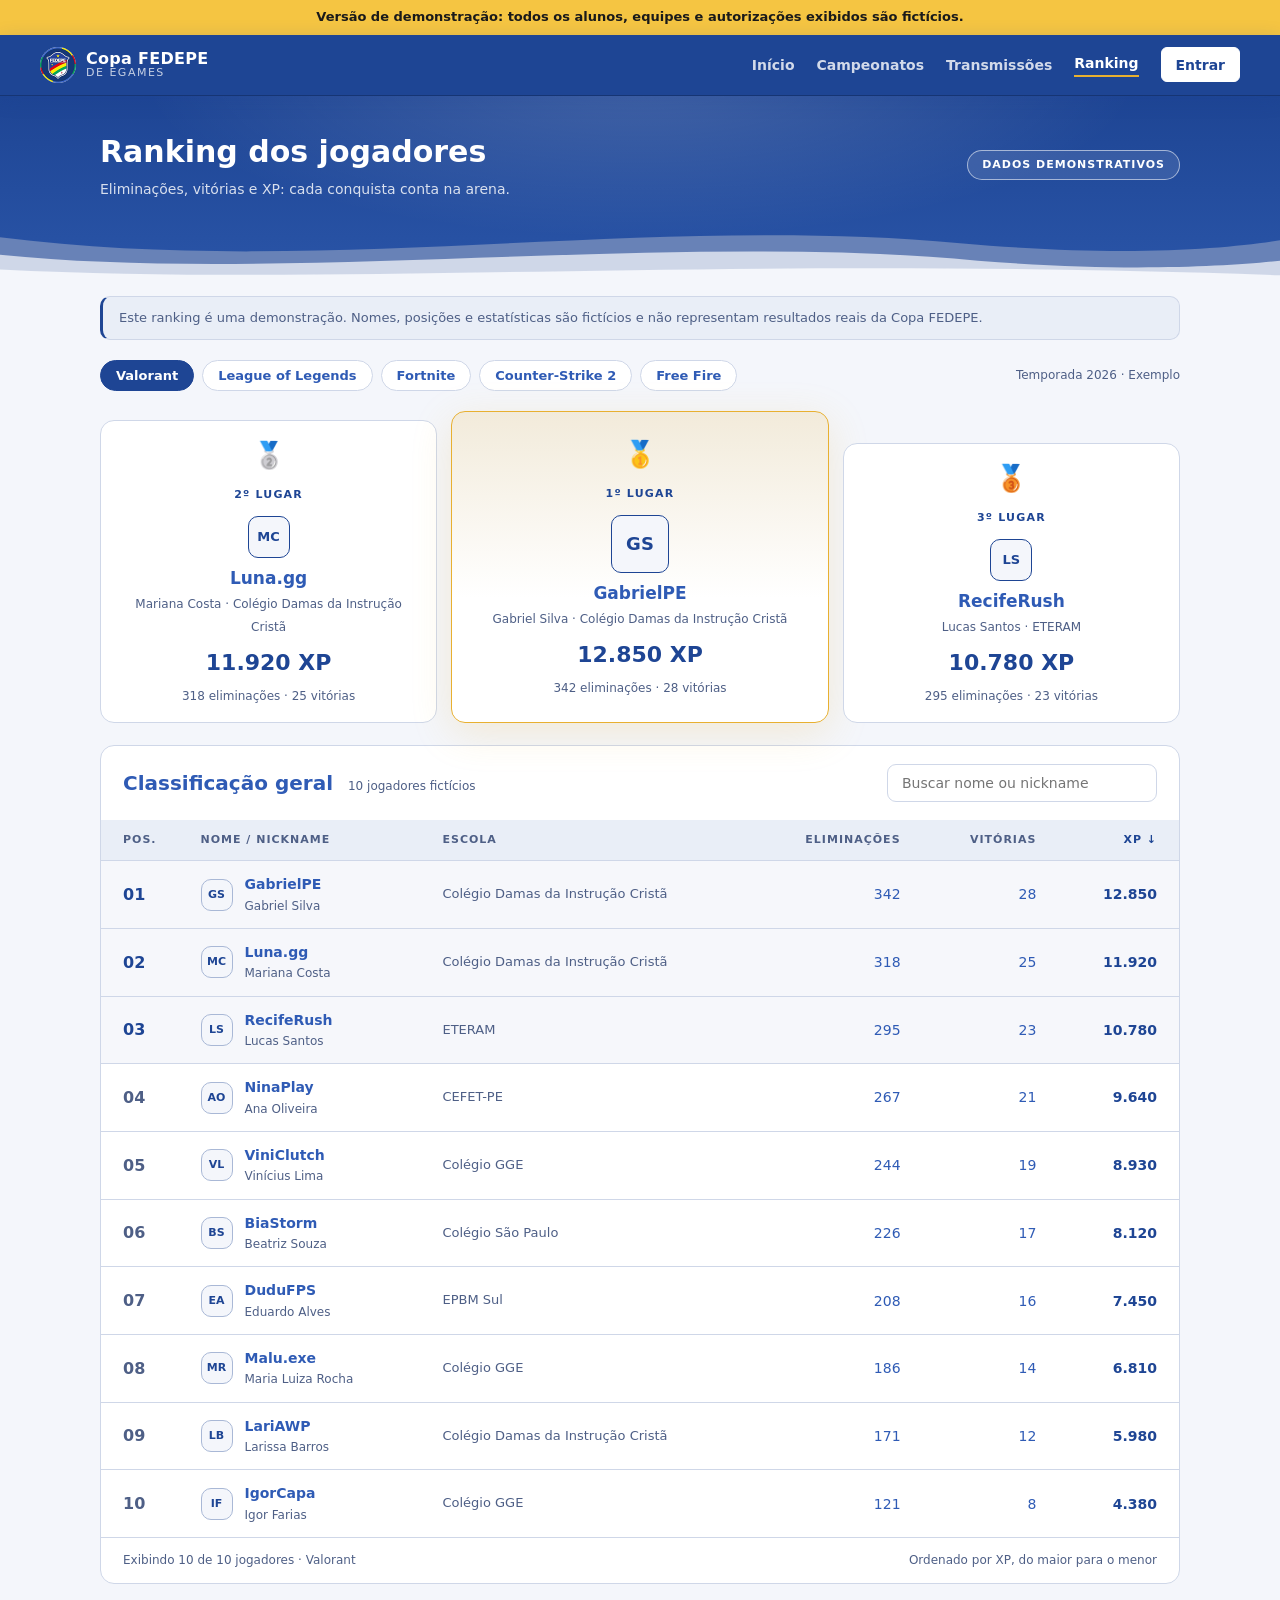
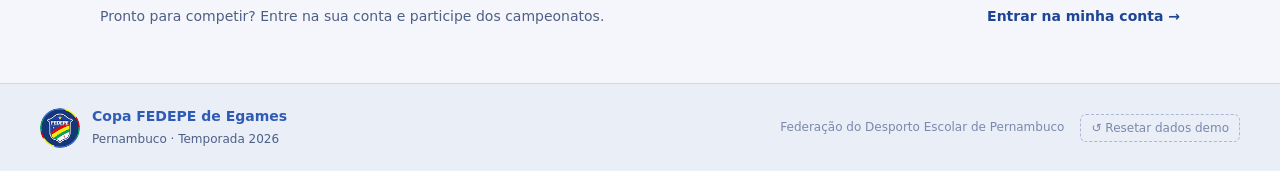
<file: Fedepe-HTML/ranking.html>
<!DOCTYPE html>
<html lang="pt-BR">
<head>
  <meta charset="UTF-8">
  <meta name="viewport" content="width=device-width, initial-scale=1">
  <title>Ranking - Copa FEDEPE</title>
  <link rel="icon" type="image/png" href="img/favicon.png">
  <link rel="stylesheet" href="style.css">
</head>
<body data-pagina="ranking">
  <div id="app-header"></div>

  <header class="faixa-pagina">
    <div class="faixa-pagina-conteudo">
      <div class="rank-topo">
        <div>
          <h1>Ranking dos jogadores</h1>
          <p class="subtitulo">Eliminações, vitórias e XP: cada conquista conta na arena.</p>
        </div>
        <span class="tag-demo">DADOS DEMONSTRATIVOS</span>
      </div>
    </div>
  </header>

  <main class="pagina-larga">

    <div class="aviso">Este ranking é uma demonstração. Nomes, posições e estatísticas são fictícios e não representam resultados reais da Copa FEDEPE.</div>

    <div class="linha-chips">
      <div id="filtros" role="group" aria-label="Filtrar por modalidade"></div>
      <small class="temporada">Temporada 2026 · Exemplo</small>
    </div>

    <div class="podio" id="podio"></div>

    <div class="painel tabela-painel">
      <div class="tabela-topo">
        <h2>Classificação geral <small id="qtd"></small></h2>
        <input type="search" id="busca" class="busca" placeholder="Buscar nome ou nickname" aria-label="Buscar nome ou nickname">
      </div>
      <div class="tabela-rolagem">
        <table class="ranking">
          <thead><tr><th>POS.</th><th>NOME / NICKNAME</th><th>ESCOLA</th><th class="num" id="th-elim">ELIMINAÇÕES</th><th class="num">VITÓRIAS</th><th class="num xp">XP ↓</th></tr></thead>
          <tbody id="corpo"></tbody>
        </table>
      </div>
      <div class="tabela-rodape"><small id="rodape-info"></small><small>Ordenado por XP, do maior para o menor</small></div>
    </div>

    <div class="rank-cta" id="cta">
      <span>Pronto para competir? Entre na sua conta e participe dos campeonatos.</span>
      <a href="login.html">Entrar na minha conta →</a>
    </div>
  </main>

  <div id="app-footer"></div>

  <script src="js/mock/database.js"></script>
  <script src="js/services/mockApi.js"></script>
  <script src="js/ui/layout.js"></script>
  <script>
    (async function () {
      var eu = await UI.iniciar();
      var el = UI.el;
      if (eu) { document.getElementById('cta').innerHTML = '<span>Continue competindo para subir no ranking!</span><a href="campeonatos.html?status=aberta">Ver campeonatos abertos →</a>'; }
      var params = new URLSearchParams(location.search);
      var jogo = Api.JOGOS[params.get('jogo')] ? params.get('jogo') : 'valorant';
      var jogadores = [], termo = '';
      var norm = function (t) { return (t || '').normalize('NFD').replace(/[̀-ͯ]/g, '').toLowerCase(); };

      function renderFiltros() {
        var box = document.getElementById('filtros'); box.innerHTML = '';
        Object.keys(Api.JOGOS).forEach(function (k) {
          var b = el('button', { type: 'button', class: 'chip' + (jogo === k ? ' ativo' : ''), 'aria-pressed': String(jogo === k), text: Api.JOGOS[k].nome });
          b.addEventListener('click', function () { jogo = k; history.replaceState(null, '', 'ranking.html?jogo=' + k); carregar(); });
          box.appendChild(b);
        });
      }

      function renderPodio() {
        var box = document.getElementById('podio'); box.innerHTML = '';
        var ordem = [1, 0, 2], medalhas = ['🥇', '🥈', '🥉'];
        ordem.forEach(function (i) {
          var j = jogadores[i]; if (!j) return;
          box.appendChild(el('div', { class: 'podio-card' + (i === 0 ? ' primeiro' : '') }, [
            el('span', { class: 'medalha', text: medalhas[i] }),
            el('small', { class: 'lugar', text: (i + 1) + 'º LUGAR' }),
            el('span', { class: 'avatar', text: UI.iniciais(j.nome) }),
            el('span', { class: 'nick', text: j.nickname }),
            el('span', { class: 'nome', text: j.nome + ' · ' + j.escola }),
            el('strong', { class: 'xp', text: UI.numero(j.xp) + ' XP' }),
            el('span', { class: 'stats-mini', text: j.elim + ' ' + rotuloElim().toLowerCase() + ' · ' + j.vit + (jogo === 'freefire' ? ' Booyahs' : ' vitórias') })
          ]));
        });
      }

      function renderTabela() {
        var corpo = document.getElementById('corpo'); corpo.innerHTML = '';
        var lista = jogadores.filter(function (j) { return !termo || norm(j.nome + ' ' + j.nickname).indexOf(norm(termo)) >= 0; });
        if (!lista.length) corpo.appendChild(el('tr', {}, [el('td', { colspan: '6', style: 'text-align:center;color:var(--texto-suave);padding:28px', text: termo ? 'Nenhum jogador encontrado para "' + termo + '".' : 'Sem jogadores nesta modalidade.' })]));
        lista.forEach(function (j) {
          var classes = [j.posicao <= 3 ? 'destaque' : '', eu && eu.id === j.id ? 'eu' : ''].join(' ');
          corpo.appendChild(el('tr', { class: classes }, [
            el('td', { class: 'pos' + (j.posicao > 3 ? ' apagado' : ''), text: String(j.posicao).padStart(2, '0') }),
            el('td', {}, [el('div', { class: 'jogador-cel' }, [el('span', { class: 'avatar pequeno', text: UI.iniciais(j.nome) }), el('div', { class: 'jog' }, [el('strong', { text: j.nickname + (eu && eu.id === j.id ? ' (você)' : '') }), el('small', { text: j.nome })])])]),
            el('td', { style: 'color:var(--texto-suave);font-size:13px', text: j.escola }),
            el('td', { class: 'num', text: UI.numero(j.elim) }),
            el('td', { class: 'num', text: UI.numero(j.vit) }),
            el('td', { class: 'num xp', text: UI.numero(j.xp) })
          ]));
        });
        document.getElementById('qtd').textContent = jogadores.length + ' jogadores fictícios';
        document.getElementById('rodape-info').textContent = 'Exibindo ' + lista.length + ' de ' + jogadores.length + ' jogadores · ' + Api.JOGOS[jogo].nome;
      }

      // No Free Fire a contagem de eliminações é chamada de "abates"
      function rotuloElim() { return jogo === 'freefire' ? 'Abates' : 'Eliminações'; }

      async function carregar() {
        renderFiltros();
        document.getElementById('th-elim').textContent = rotuloElim().toUpperCase();
        document.getElementById('corpo').innerHTML = '<tr><td colspan="6"><div class="carregando"><span class="spinner"></span>Carregando ranking…</div></td></tr>';
        jogadores = (await Api.ranking(jogo)).jogadores;
        renderPodio(); renderTabela();
      }

      document.getElementById('busca').addEventListener('input', function () { termo = this.value.trim(); renderTabela(); });
      await carregar();
    })();
  </script>
</body>
</html>
</file>
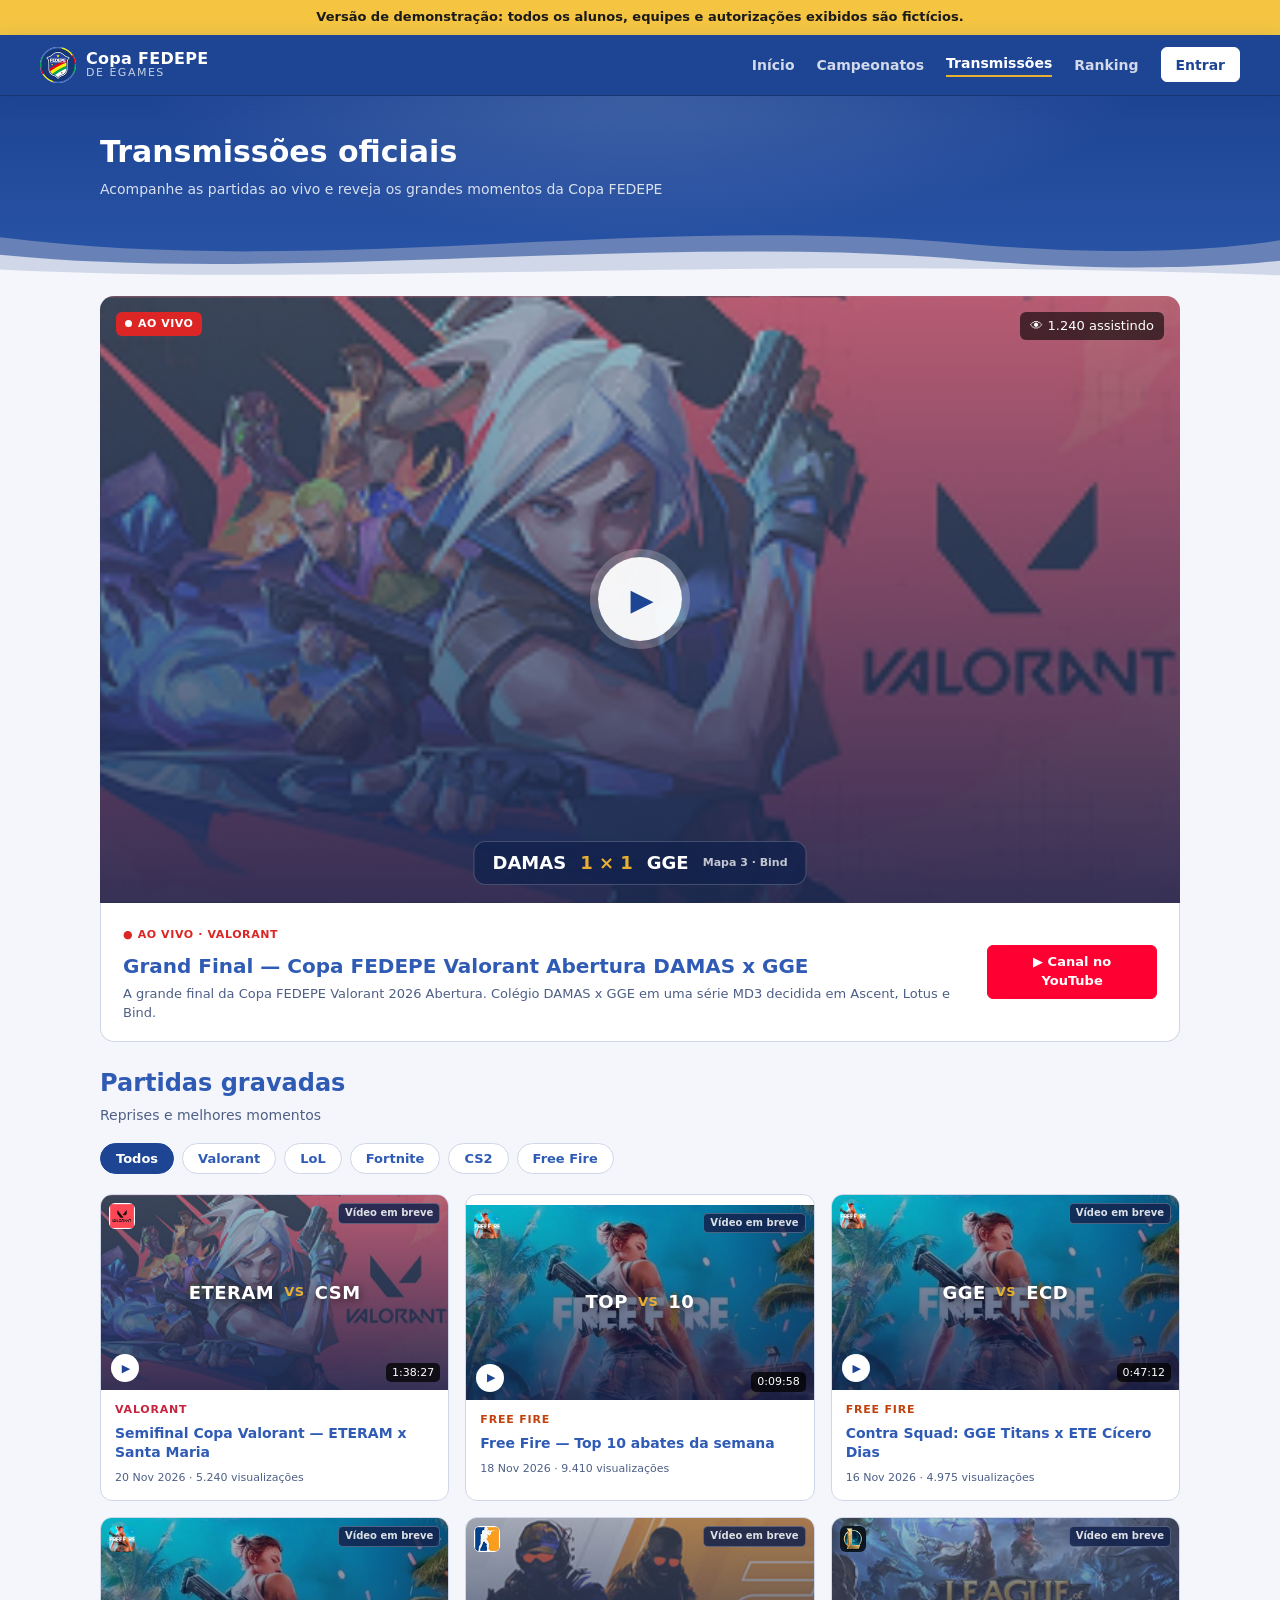
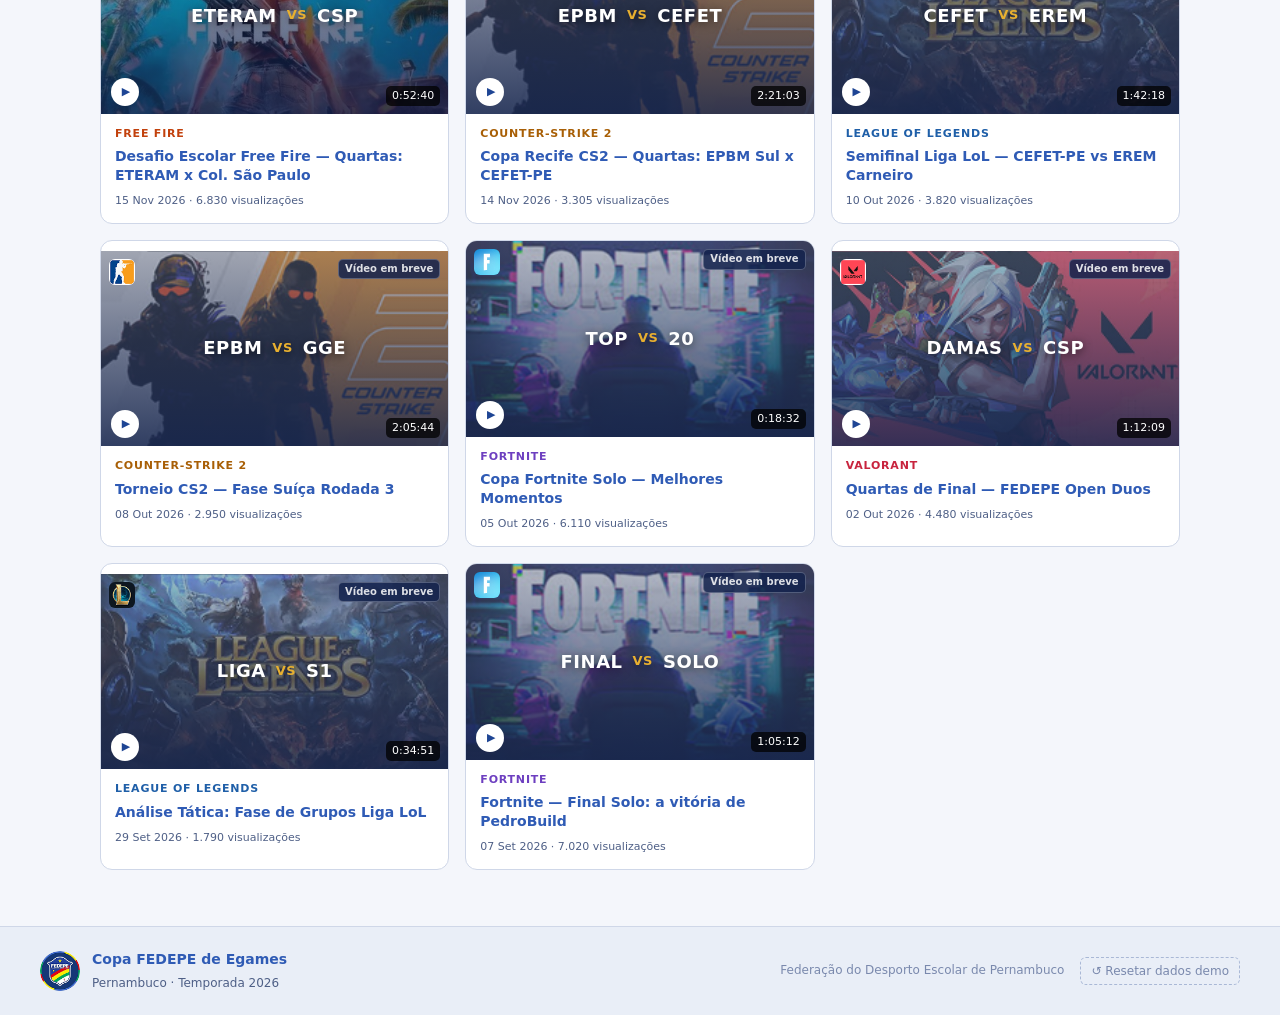
<file: Fedepe-HTML/transmissoes.html>
<!DOCTYPE html>
<html lang="pt-BR">
<head>
  <meta charset="UTF-8">
  <meta name="viewport" content="width=device-width, initial-scale=1">
  <title>Transmissões - Copa FEDEPE</title>
  <link rel="icon" type="image/png" href="img/favicon.png">
  <link rel="stylesheet" href="style.css">
</head>
<body data-pagina="transmissoes">
  <div id="app-header"></div>

  <header class="faixa-pagina">
    <div class="faixa-pagina-conteudo">
      <h1>Transmissões oficiais</h1>
      <p class="subtitulo">Acompanhe as partidas ao vivo e reveja os grandes momentos da Copa FEDEPE</p>
    </div>
  </header>

  <main class="pagina-larga">

    <!-- O link do vídeo é definido pelo ADM em admin.html → Gerenciar transmissão -->
    <div class="player thumb" id="player"></div>
    <div class="player-info">
      <div>
        <span class="tag-live vivo" id="live-tag"></span>
        <h2 id="live-titulo"></h2>
        <p id="live-desc"></p>
      </div>
      <div style="display:flex; gap:10px; flex-wrap:wrap">
        <button type="button" class="btn btn-borda btn-pequeno" id="voltar-live" hidden>● Voltar ao vivo</button>
        <a href="#" target="_blank" rel="noopener" class="btn btn-youtube btn-pequeno" id="canal">▶ Canal no YouTube</a>
      </div>
    </div>

    <div class="secao-topo">
      <div><h2 class="titulo-secao">Partidas gravadas</h2><p class="subtitulo">Reprises e melhores momentos</p></div>
    </div>
    <div class="linha-chips"><div id="filtros" role="group" aria-label="Filtrar por jogo"></div></div>
    <div class="grade-videos" id="grade"></div>
  </main>

  <div id="app-footer"></div>

  <script src="js/mock/database.js"></script>
  <script src="js/services/mockApi.js"></script>
  <script src="js/ui/layout.js"></script>
  <script>
    (async function () {
      await UI.iniciar();
      var el = UI.el;
      var dados = await Api.transmissoes();
      var live = dados.aoVivo, vods = dados.vods;
      var esp = live.espectadores || 900, filtro = 'todos', atual = null;
      var player = document.getElementById('player');

      // destaque = transmissão oficial configurada pelo ADM (ao vivo ou gravada)
      function tocar(v, destaque) {
        atual = v;
        var aoVivo = destaque && v.aoVivo !== false;
        var tag = document.getElementById('live-tag');
        tag.textContent = (aoVivo ? '● AO VIVO · ' : destaque ? 'TRANSMISSÃO OFICIAL · GRAVADO · ' : 'REPRISE · ') + Api.JOGOS[v.jogo].caps;
        tag.className = 'tag-live ' + (aoVivo ? 'vivo' : 'reprise');
        document.getElementById('live-titulo').textContent = v.titulo;
        document.getElementById('live-desc').textContent = destaque ? (v.descricao || '') : ('Transmitido em ' + UI.data(v.data) + ' · ' + v.duracao + ' · ' + UI.numero(v.views) + ' visualizações');
        document.getElementById('voltar-live').hidden = destaque;
        document.getElementById('voltar-live').textContent = live.aoVivo === false ? '★ Voltar à transmissão oficial' : '● Voltar ao vivo';
        var canal = document.getElementById('canal');
        canal.href = v.url || live.canal;
        canal.textContent = v.url ? (v.plataforma === 'twitch' ? '▶ Abrir na Twitch' : '▶ Abrir no YouTube') : '▶ Canal no YouTube';
        canal.classList.toggle('btn-twitch', v.plataforma === 'twitch');
        player.className = 'player thumb ' + v.jogo;
        player.style.backgroundImage = '';
        player.innerHTML = '';
        var modo = UI.player(player, v);
        if (modo !== 'vazio') {
          if (aoVivo) player.appendChild(el('span', { class: 'ao-vivo', text: 'AO VIVO' }));
          else if (destaque) player.appendChild(el('span', { class: 'gravado', text: 'GRAVADO' }));
        } else {
          if (aoVivo) {
            player.appendChild(el('span', { class: 'ao-vivo', text: 'AO VIVO' }));
            player.appendChild(el('span', { class: 'espectadores', id: 'esp', text: '👁 ' + UI.numero(esp) + ' assistindo' }));
          } else if (destaque) player.appendChild(el('span', { class: 'gravado', text: 'GRAVADO' }));
          var play = el('button', { type: 'button', class: 'play', 'aria-label': 'Reproduzir', text: '▶' });
          play.addEventListener('click', function () { UI.toast('Demonstração: o ADM pode anexar o link do YouTube ou da Twitch em Painel ADM → Gerenciar transmissão.'); });
          player.appendChild(play);
          if (v.timeA) player.appendChild(el('div', { class: 'player-placar' }, [
            el('span', { text: v.timeA }),
            el('span', { class: 'placar', text: aoVivo && v.placar ? v.placar : 'VS' }),
            el('span', { text: v.timeB }),
            aoVivo && v.mapa ? el('small', { text: v.mapa }) : null
          ]));
        }
        document.querySelectorAll('.video-card').forEach(function (c) { c.classList.toggle('tocando', c.dataset.id === v.id); });
      }

      function renderFiltros() {
        var box = document.getElementById('filtros'); box.innerHTML = '';
        [['todos', 'Todos']].concat(Object.keys(Api.JOGOS).map(function (k) { return [k, Api.JOGOS[k].curto]; })).forEach(function (o) {
          var b = el('button', { type: 'button', class: 'chip' + (filtro === o[0] ? ' ativo' : ''), 'aria-pressed': String(filtro === o[0]), text: o[1] });
          b.addEventListener('click', function () { filtro = o[0]; renderFiltros(); renderGrade(); });
          box.appendChild(b);
        });
      }

      function renderGrade() {
        var grade = document.getElementById('grade'); grade.innerHTML = '';
        var lista = vods.filter(function (v) { return filtro === 'todos' || v.jogo === filtro; });
        if (!lista.length) grade.appendChild(UI.vazio('Nenhuma partida gravada para este jogo ainda'));
        lista.forEach(function (v) {
          var c = el('button', { type: 'button', class: 'video-card' + (atual && atual.id === v.id ? ' tocando' : ''), 'data-id': v.id, 'aria-label': 'Assistir: ' + v.titulo }, [
            el('div', { class: 'thumb ' + v.jogo + (v.thumb ? ' com-foto' : ''), style: v.thumb ? 'background-image:url("' + v.thumb + '"), url("img/banner-' + v.jogo + '.jpg")' : null }, [
              el('span', { class: 'icone ' + v.jogo }),
              v.thumb ? null : el('span', { class: 'versus' }, [v.timeA, el('i', { text: 'VS' }), v.timeB]),
              v.url ? null : el('span', { class: 'sem-video', text: 'Vídeo em breve' }),
              el('span', { class: 'mini-play', text: '▶' }),
              el('span', { class: 'duracao', text: v.duracao })
            ]),
            el('div', { class: 'video-info' }, [
              el('small', { class: 'jogo cor-' + v.jogo, text: Api.JOGOS[v.jogo].caps }),
              el('strong', { text: v.titulo }),
              el('small', { class: 'data', text: UI.data(v.data) + ' · ' + UI.numero(v.views) + ' visualizações' })
            ])
          ]);
          c.addEventListener('click', function () { tocar(v, false); window.scrollTo({ top: 0, behavior: 'smooth' }); });
          grade.appendChild(c);
        });
      }

      document.getElementById('voltar-live').addEventListener('click', function () { tocar(live, true); });
      // Se o ADM trocar a transmissão em outra aba, o player principal atualiza sozinho
      Api.aoMudar(async function (d) {
        if (d.origem !== 'outra-aba') return;
        var dadosNovos = await Api.transmissoes();
        if (JSON.stringify(dadosNovos.vods) !== JSON.stringify(vods)) { vods = dadosNovos.vods; renderGrade(); }
        var novo = dadosNovos.aoVivo;
        if (JSON.stringify(novo) === JSON.stringify(live)) return;
        live = novo;
        if (!atual || atual.id === live.id) tocar(live, true);
        UI.toast('Transmissão oficial atualizada: ' + live.titulo, 'sucesso');
      });
      setInterval(function () {
        esp = Math.max(300, esp + Math.round((Math.random() - 0.4) * 24));
        var e = document.getElementById('esp'); if (e) e.textContent = '👁 ' + UI.numero(esp) + ' assistindo';
      }, 3000);

      renderFiltros(); renderGrade(); tocar(live, true);
    })();
  </script>
</body>
</html>
</file>
<file: Fedepe-HTML/style.css>
/* =====================================================================
   Copa FEDEPE de Egames — estilos globais
   Paleta: tema claro, branco e azul
   ===================================================================== */
* { box-sizing: border-box; margin: 0; padding: 0; }

:root {
  /* ---- Paleta base (tirada da imagem de referência) ---- */
  --primaria: #1E4594;          /* azul royal: cor principal */
  --primaria-escura: #163574;   /* hover / pressionado */
  --primaria-clara: #2F5BB5;    /* gradientes e realces */
  --secundaria: #6882B7;        /* azul médio */
  --suave: #CFD7E8;             /* lavanda acinzentado */
  --suave-2: #E6EBF4;           /* lavanda bem clara */
  --branco: #FFFFFF;
  --texto-na-primaria: #FFFFFF; /* texto sobre fundos azuis */
  --destaque: #E8B030;          /* amarelo discreto (brasão, 1º lugar) */
  --aviso: #B7791F;             /* âmbar escuro para "aguardando" */

  /* ---- Nomes antigos, agora apontando para a nova paleta ----
     (mantidos para não mexer em nenhuma classe dos HTML/JS) */
  --fundo: #F4F6FB;
  --fundo-2: #E9EEF7;
  --card: var(--branco);
  --card-2: #F4F6FB;
  --campo: var(--branco);
  --borda: var(--suave);
  --borda-forte: #A9B8D6;
  --amarelo: var(--primaria);          /* era o destaque amarelo; agora o azul é o destaque */
  --amarelo-2: var(--primaria-clara);
  --amarelo-escuro: var(--primaria-escura);
  --texto: #2F5BB5;             /* texto sobre fundos claros (era #13234D) */
  --texto-suave: #4E5F86;
  --texto-fraco: #7A89AD;
  --verde: #16A34A;
  --vermelho: #DC2626;
  --azul: var(--secundaria);
  --raio: 14px;
  --raio-botao: 6px;
  /* faixa azul com ondas: usada no hero da página inicial e no topo das outras páginas */
  --fundo-ondas:
    url("data:image/svg+xml,%3Csvg xmlns='http://www.w3.org/2000/svg' viewBox='0 0 1440 120' preserveAspectRatio='none'%3E%3Cpath fill='%236882B7' d='M0 40 C360 110 720 0 1080 50 C1260 75 1380 60 1440 45 V120 H0Z'/%3E%3Cpath fill='%23CFD7E8' d='M0 70 C320 120 760 30 1100 80 C1260 100 1380 90 1440 80 V120 H0Z'/%3E%3Cpath fill='%23F4F6FB' d='M0 95 C400 125 800 70 1440 105 V120 H0Z'/%3E%3C/svg%3E") bottom / 100% 70px no-repeat,
    radial-gradient(ellipse at 50% -10%, rgba(255, 255, 255, .16), transparent 55%),
    linear-gradient(180deg, var(--primaria), #2A55A8);            /* cantos dos botões (era 8–10px) */
  --sombra: 0 18px 50px rgba(30, 69, 148, .14);
}

html { scroll-behavior: smooth; }
body {
  font-family: "Segoe UI", system-ui, -apple-system, Roboto, Arial, sans-serif;
  background: var(--fundo); color: var(--texto); line-height: 1.45;
  min-height: 100vh; display: flex; flex-direction: column;
}
body > main { flex: 1; width: 100%; }
body.sem-rolagem { overflow: hidden; }
a { color: inherit; text-decoration: none; }
img { max-width: 100%; }
button, input, select, textarea { font-family: inherit; }
:focus-visible { outline: 2px solid var(--amarelo); outline-offset: 2px; }
[hidden] { display: none !important; }

/* ===== Cabeçalho ===== */
.topo {
  position: sticky; top: 0; z-index: 50;
  display: flex; justify-content: space-between; align-items: center; gap: 16px;
  padding: 12px 40px; background: var(--primaria); backdrop-filter: blur(8px);
  border-bottom: 1px solid var(--primaria-escura); box-shadow: 0 4px 18px rgba(30, 69, 148, .18);
}
.marca { display: flex; align-items: center; gap: 10px; }
.marca img { width: 36px; height: 36px; object-fit: contain; }
.marca-texto { display: flex; flex-direction: column; line-height: 1.05; }
.marca-texto strong { color: var(--branco); font-size: 16px; letter-spacing: .3px; }
.marca-texto small { color: rgba(255, 255, 255, .75); font-size: 11px; letter-spacing: 1.5px; text-transform: uppercase; }
.nav { display: flex; align-items: center; gap: 22px; }
.nav a { color: rgba(255, 255, 255, .8); font-size: 14px; font-weight: 600; transition: color .15s; }
.nav a:hover { color: var(--branco); }
.nav a.ativo { color: var(--branco); box-shadow: inset 0 -2px 0 var(--destaque); padding-bottom: 4px; }
.nav a.btn { color: var(--primaria); background: var(--branco); border-color: var(--branco); box-shadow: none; padding-bottom: 6px; }
.nav .nav-admin { color: var(--destaque); }
.nav-avatar {
  display: inline-flex; align-items: center; justify-content: center; width: 34px; height: 34px;
  border-radius: 9px; background: rgba(255, 255, 255, .14); border: 1px solid rgba(255, 255, 255, .6); color: var(--branco) !important; font-size: 12px; font-weight: 800;
}
.nav-sair { background: none; border: 1px solid rgba(255, 255, 255, .35); color: rgba(255, 255, 255, .85); border-radius: var(--raio-botao); padding: 6px 12px; cursor: pointer; font-size: 13px; }
.nav-sair:hover { color: var(--branco); border-color: var(--branco); }
.menu-toggle { display: none; background: none; border: 1px solid rgba(255, 255, 255, .35); border-radius: var(--raio-botao); padding: 9px 9px; cursor: pointer; }
.menu-toggle span { display: block; width: 20px; height: 2px; background: var(--branco); margin: 4px 0; transition: .2s; }

/* ===== Botões ===== */
.btn {
  display: inline-flex; align-items: center; justify-content: center; gap: 8px;
  padding: 11px 22px; border-radius: var(--raio-botao); font-weight: 700; font-size: 14px; cursor: pointer;
  border: 1px solid transparent; transition: transform .1s, filter .15s, background .15s; text-align: center;
}
.btn:active:not(:disabled) { transform: translateY(1px); }
.btn-amarelo { background: linear-gradient(180deg, var(--primaria-clara), var(--primaria)); color: var(--texto-na-primaria); border-color: var(--primaria); box-shadow: 0 6px 18px rgba(30, 69, 148, .25); }
.btn-amarelo:hover:not(:disabled) { filter: brightness(1.06); }
.btn-borda { background: transparent; color: var(--texto); border-color: var(--borda-forte); }
.btn-borda:hover:not(:disabled) { border-color: var(--amarelo); color: var(--amarelo); }
.btn-verde { background: var(--verde); color: #fff; border-color: var(--verde); }
.btn-verde:hover:not(:disabled) { filter: brightness(1.08); }
.btn-vermelho { background: var(--vermelho); color: #fff; border-color: var(--vermelho); }
.btn-vermelho:hover:not(:disabled) { filter: brightness(1.08); }
.btn-pequeno { padding: 7px 14px; font-size: 13px; }
.btn-largo { display: flex; width: 100%; padding: 14px; font-size: 15px; margin-top: 24px; }
.btn:disabled { opacity: .55; cursor: not-allowed; box-shadow: none; }
.btn.ocupado { cursor: progress; }
.btn-link { background: none; border: 0; color: var(--texto-suave); text-decoration: underline; cursor: pointer; font-size: 13px; padding: 6px 0; }
.btn-link:hover { color: var(--amarelo); }
.link-amarelo { color: var(--amarelo); font-weight: 700; }

/* ===== Tags de status ===== */
.tag { display: inline-flex; align-items: center; gap: 6px; font-size: 11px; font-weight: 700; padding: 4px 10px; border-radius: 999px; white-space: nowrap; }
.tag-aberta, .tag-aprovado { background: #DCFCE7; color: #15803D; border: 1px solid #86EFAC; }
.tag-andamento { background: var(--suave-2); color: var(--primaria); border: 1px solid var(--borda-forte); }
.tag-encerrado, .tag-neutra { background: #F1F3F8; color: var(--texto-suave); border: 1px solid var(--borda-forte); }
.tag-esgotado { background: rgba(30, 69, 148, .08); color: var(--primaria); border: 1px solid rgba(30, 69, 148, .3); }
.tag-aguardando { background: #FEF3C7; color: #92400E; border: 1px solid #FCD34D; }
.tag-pendente { background: #FEF2F2; color: #B91C1C; border: 1px solid #FCA5A5; }
.tag-reprovado { background: #FEE2E2; color: #B91C1C; border: 1px solid #F87171; }
.tag-aberta::before, .tag-aprovado::before { content: ""; width: 6px; height: 6px; border-radius: 50%; background: var(--verde); }
.tag-demo, .selo {
  display: inline-block; font-size: 11px; font-weight: 700; letter-spacing: 1px; color: var(--amarelo);
  border: 1px solid var(--amarelo); border-radius: 999px; padding: 6px 14px; background: rgba(30, 69, 148, .06);
}
.ao-vivo, .tag-live-badge {
  display: inline-flex; align-items: center; gap: 6px; background: var(--vermelho); color: #fff;
  font-size: 11px; font-weight: 800; padding: 4px 9px; border-radius: 6px; letter-spacing: .5px;
}
.ao-vivo::before, .tag-live-badge::before { content: ""; width: 7px; height: 7px; border-radius: 50%; background: #fff; animation: pulsar 1.4s infinite; }
@keyframes pulsar { 50% { opacity: .25; } }

/* ===== Layout geral ===== */
section { padding: 36px 40px; }
section h2, .titulo-secao { font-size: 24px; margin-bottom: 4px; }
.subtitulo { color: var(--texto-suave); font-size: 14px; margin-bottom: 22px; }
.pagina-estreita { max-width: 820px; margin: 0 auto; padding: 30px 20px 56px; }
.pagina-larga { max-width: 1120px; margin: 0 auto; padding: 32px 20px 56px; }
.pagina-larga > h1, .pagina-estreita > h1 { font-size: 30px; margin-bottom: 6px; }
.painel { background: var(--card); border: 1px solid var(--borda); border-radius: var(--raio); padding: 24px; }
.secao-topo { display: flex; justify-content: space-between; align-items: flex-end; gap: 16px; margin-bottom: 18px; flex-wrap: wrap; }
.secao-topo .subtitulo { margin-bottom: 0; }
.link-ver-todos { color: var(--amarelo); font-size: 13px; font-weight: 700; }

/* ===== Hero ===== */
.hero {
  position: relative; text-align: center; padding: 84px 20px 60px; overflow: hidden;
  color: var(--branco);
  background: var(--fundo-ondas);
  border-bottom: 0;
}
.hero-brasao { width: 84px; height: 84px; margin: 0 auto 18px; display: block; filter: drop-shadow(0 8px 24px rgba(0, 0, 0, .25)); }
.hero .selo { margin-bottom: 22px; }
.hero h1 { font-size: clamp(34px, 6vw, 58px); line-height: 1.05; margin-bottom: 18px; letter-spacing: -.5px; }
.hero h1 span { color: var(--suave); }
.hero .selo { color: var(--branco); border-color: rgba(255, 255, 255, .55); background: rgba(255, 255, 255, .1); }
.hero .btn-amarelo { background: var(--branco); color: var(--primaria); border-color: var(--branco); box-shadow: 0 6px 18px rgba(0, 0, 0, .18); }
.hero .btn-borda { color: var(--branco); border-color: rgba(255, 255, 255, .6); }
.hero .btn-borda:hover:not(:disabled) { color: var(--branco); border-color: var(--branco); background: rgba(255, 255, 255, .1); }
.hero p { max-width: 560px; margin: 0 auto 30px; color: rgba(255, 255, 255, .82); font-size: 16px; }
.hero-ctas { display: flex; justify-content: center; gap: 12px; flex-wrap: wrap; }
.numeros { display: grid; grid-template-columns: repeat(4, minmax(0, 160px)); justify-content: center; gap: 14px; margin-top: 46px; }
.numeros div { background: var(--branco); border: 1px solid var(--suave); box-shadow: 0 8px 24px rgba(19, 35, 77, .15); border-radius: 12px; padding: 14px 10px; }
.numeros strong { display: block; font-size: 26px; color: var(--amarelo); font-weight: 800; }
.numeros small { color: var(--texto-suave); font-size: 13px; }

/* ===== Faixa azul com ondas no topo das páginas internas =====
   Só leva título, subtítulo e selo (em branco). Cards, botões azuis,
   abas e filtros ficam abaixo das ondas, sobre o fundo claro. */
.faixa-pagina { color: var(--branco); background: var(--fundo-ondas); padding: 34px 20px 84px; }
.faixa-pagina-conteudo { max-width: 1080px; margin: 0 auto; }
.faixa-estreita .faixa-pagina-conteudo { max-width: 780px; }
.faixa-pagina h1 { font-size: 30px; margin-bottom: 6px; color: var(--branco); }
.faixa-pagina .subtitulo { color: rgba(255, 255, 255, .82); margin-bottom: 0; }
.faixa-pagina .rank-topo { margin-bottom: 0; align-items: center; }
.faixa-pagina .tag-demo { color: var(--branco); border-color: rgba(255, 255, 255, .55); background: rgba(255, 255, 255, .1); }
.faixa-pagina .tag-demo + h1 { margin-top: 14px; }
.faixa-pagina .btn-borda { color: var(--branco); border-color: rgba(255, 255, 255, .6); }
.faixa-pagina .btn-borda:hover:not(:disabled) { color: var(--branco); border-color: var(--branco); background: rgba(255, 255, 255, .1); }
.faixa-pagina .btn-voltar { margin-bottom: 16px; }
.faixa-pagina + .pagina-larga, .faixa-pagina + .pagina-estreita { padding-top: 12px; }
/* login / cadastro: só o brasão na faixa */
.faixa-auth { padding: 26px 16px 78px; }
.faixa-auth .faixa-pagina-conteudo { display: flex; justify-content: center; }
.faixa-auth .auth-marca { margin-bottom: 0; }
.faixa-auth .auth-marca strong { color: var(--branco); }
.faixa-auth .auth-marca small { color: rgba(255, 255, 255, .8); }
.faixa-auth + .auth-container { padding-top: 8px; }

/* ===== Modalidades ===== */
.grade-jogos { display: grid; grid-template-columns: repeat(5, 1fr); gap: 14px; }
.card-jogo {
  display: block; background: var(--card); border: 1px solid var(--borda); border-radius: var(--raio); overflow: hidden;
  transition: transform .15s, border-color .15s, box-shadow .15s; cursor: pointer;
}
.card-jogo:hover { transform: translateY(-3px); border-color: var(--amarelo); box-shadow: 0 12px 30px rgba(30, 69, 148, .18); }
.card-jogo .imagem { position: relative; height: 130px; background-size: cover; background-position: center; }
.card-jogo .imagem::after { content: ""; position: absolute; inset: 0; background: linear-gradient(180deg, transparent 40%, rgba(19, 35, 77, .7)); }
.card-jogo .imagem img { position: absolute; top: 10px; left: 10px; width: 30px; height: 30px; border-radius: 7px; z-index: 1; }
.card-jogo .info { padding: 14px; }
.card-jogo small { color: var(--amarelo); font-size: 11px; font-weight: 700; letter-spacing: 1px; }
.card-jogo h3 { margin: 4px 0; font-size: 16px; }
.card-jogo p { color: var(--texto-suave); font-size: 13px; }
.card-jogo .contagem { display: block; margin-top: 10px; color: var(--texto-suave); font-size: 12px; }
.card-jogo .contagem b { color: var(--amarelo-2); }

/* Banners / cores dos jogos */
.valorant { background-color: #e0445a; } .lol { background-color: #1b3a5c; }
.fortnite { background-color: #5b3a9e; } .cs2 { background-color: #d98a1f; } .freefire { background-color: #e0571b; }
.imagem.valorant, .thumb.valorant { background-image: url('img/banner-valorant.jpg'); }
.imagem.lol, .thumb.lol { background-image: url('img/banner-lol.jpg'); }
.imagem.fortnite, .thumb.fortnite { background-image: url('img/banner-fortnite.jpg'); }
.imagem.cs2, .thumb.cs2 { background-image: url('img/banner-cs2.jpg'); }
.imagem.freefire, .thumb.freefire { background-image: url('img/banner-freefire.jpg'); }
.icone { width: 40px; height: 40px; border-radius: 9px; flex-shrink: 0; background-size: cover; background-position: center; }
.icone.valorant { background-image: url('img/valorant.png'); }
.icone.lol { background-image: url('img/lol.png'); }
.icone.fortnite { background-image: url('img/fortnite.png'); }
.icone.cs2 { background-image: url('img/cs2.png'); }
.icone.freefire { background-image: url('img/freefire.png'); }
.icone-grande { width: 62px; height: 62px; border-radius: 12px; }
/* em fundo claro: tons mais escuros para ter contraste */
.cor-valorant { color: #C8243E; } .cor-lol { color: #1F5FA8; } .cor-fortnite { color: #6D3FC0; } .cor-cs2 { color: #A85F06; } .cor-freefire { color: #C2410C; }
/* sobre as faixas azuis dos campeonatos: tons claros */
.faixa .cor-valorant { color: #FFB3BF; } .faixa .cor-lol { color: #BFDBFE; } .faixa .cor-fortnite { color: #DDD0FF; } .faixa .cor-cs2 { color: #FDE2A7; } .faixa .cor-freefire { color: #FFC4A3; }

/* ===== Home: próximos + live ===== */
.duas-colunas { display: grid; grid-template-columns: 1.6fr 1fr; gap: 28px; align-items: start; }
.item-camp {
  display: flex; align-items: center; gap: 14px; background: var(--card); border: 1px solid var(--borda);
  border-radius: 12px; padding: 14px; margin-bottom: 10px; transition: border-color .15s;
}
.item-camp:hover { border-color: var(--borda-forte); }
.item-camp .dados { flex: 1; min-width: 0; }
.item-camp strong { font-size: 14px; display: block; }
.item-camp small { display: block; color: var(--texto-suave); font-size: 12px; margin-top: 3px; }
.item-camp .lado { text-align: right; display: flex; flex-direction: column; align-items: flex-end; gap: 6px; }
.barra-vagas { width: 110px; height: 5px; border-radius: 99px; background: var(--borda); overflow: hidden; }
.barra-vagas span { display: block; height: 100%; background: var(--amarelo); border-radius: 99px; }

.live-box { background: var(--card); border: 1px solid var(--borda); border-radius: var(--raio); overflow: hidden; display: block; transition: border-color .15s; }
.live-box:hover { border-color: var(--vermelho); }
.live-video {
  aspect-ratio: 16 / 9; position: relative; display: flex; align-items: center; justify-content: center;
  background: url('img/live-thumb.jpg') center / cover; color: var(--branco);
}
.live-video::after { content: ""; position: absolute; inset: 0; background: linear-gradient(180deg, rgba(19, 35, 77, .2), rgba(19, 35, 77, .75)); }
.live-video .ao-vivo { position: absolute; top: 12px; left: 12px; z-index: 2; }
.live-video .espectadores { position: absolute; top: 12px; right: 12px; z-index: 2; background: rgba(0, 0, 0, .55); font-size: 12px; padding: 4px 9px; border-radius: 6px; }
.play { position: relative; z-index: 2; width: 62px; height: 62px; border-radius: 50%; background: rgba(255, 255, 255, .95); color: var(--primaria); display: flex; align-items: center; justify-content: center; font-size: 22px; padding-left: 4px; box-shadow: 0 0 0 8px rgba(255, 255, 255, .22); }
.live-placar { position: absolute; bottom: 12px; left: 12px; right: 12px; z-index: 2; display: flex; justify-content: space-between; align-items: center; font-weight: 800; }
.live-placar .placar { background: rgba(0, 0, 0, .6); border-radius: 6px; padding: 3px 10px; color: var(--destaque); }
.live-box .info { padding: 14px; font-size: 14px; }
.live-box small { color: var(--texto-suave); }

/* ===== Filtros e chips ===== */
.filtros { display: flex; flex-direction: column; gap: 12px; margin-bottom: 22px; }
.linha-filtro { display: flex; align-items: center; flex-wrap: wrap; gap: 8px; font-size: 12px; font-weight: 700; color: var(--texto-suave); letter-spacing: 1px; }
.linha-filtro > span:first-child { min-width: 64px; }
.chip {
  display: inline-flex; align-items: center; gap: 6px; padding: 7px 15px; border-radius: 999px; background: var(--card);
  border: 1px solid var(--borda); color: var(--texto); font-size: 13px; font-weight: 600; cursor: pointer; transition: .15s; letter-spacing: 0;
}
.chip:hover { border-color: var(--amarelo); }
.chip.ativo { background: var(--amarelo); color: var(--texto-na-primaria); border-color: var(--amarelo); }
.chip .qtd { font-size: 11px; opacity: .7; }
.linha-chips { display: flex; justify-content: space-between; align-items: center; gap: 12px; flex-wrap: wrap; margin-bottom: 20px; }
.linha-chips > div { display: flex; gap: 8px; flex-wrap: wrap; }
.resumo-filtro { color: var(--texto-suave); font-size: 13px; margin-bottom: 14px; }

/* ===== Lista de campeonatos ===== */
.grade-camps { display: grid; grid-template-columns: repeat(2, 1fr); gap: 16px; }
.camp-card { background: var(--card); border: 1px solid var(--borda); border-radius: var(--raio); overflow: hidden; display: flex; flex-direction: column; transition: border-color .15s, transform .15s; }
.camp-card:hover { border-color: var(--borda-forte); transform: translateY(-2px); }
.camp-card .faixa { height: 84px; background-size: cover; background-position: center; position: relative; }
.camp-card .faixa::after { content: ""; position: absolute; inset: 0; background: linear-gradient(90deg, rgba(30, 69, 148, .95) 30%, rgba(30, 69, 148, .35)); }
.camp-card .faixa { color: var(--branco); }
.camp-card .faixa .tag { background: var(--branco); }
.camp-card .faixa-conteudo { position: absolute; inset: 0; z-index: 1; display: flex; align-items: center; gap: 12px; padding: 0 16px; }
.camp-card .faixa-conteudo small { font-size: 11px; font-weight: 800; letter-spacing: 1px; }
.camp-card .faixa .tag { margin-left: auto; }
.camp-card .corpo { padding: 16px; display: flex; flex-direction: column; gap: 12px; flex: 1; }
.camp-card h3 { font-size: 17px; line-height: 1.25; }
.camp-meta { display: grid; grid-template-columns: repeat(2, 1fr); gap: 8px 14px; font-size: 13px; color: var(--texto-suave); }
.camp-meta b { color: var(--texto); font-weight: 600; }
.camp-meta .premio { grid-column: 1 / -1; color: var(--amarelo); font-weight: 600; }
.camp-rodape { display: flex; justify-content: space-between; align-items: center; gap: 12px; margin-top: auto; padding-top: 12px; border-top: 1px solid var(--borda); }
.camp-rodape .vagas-info { font-size: 12px; color: var(--texto-suave); display: flex; flex-direction: column; gap: 5px; }
.selo-inscrito { color: var(--verde); font-size: 12px; font-weight: 700; }

/* ===== Detalhes / inscrição ===== */
.btn-voltar { margin-bottom: 18px; }
.insc-topo { display: flex; align-items: center; gap: 16px; flex-wrap: wrap; }
.insc-titulo { flex: 1; min-width: 200px; }
.jogo-nome { font-weight: 800; font-size: 11px; letter-spacing: 1.2px; }
.insc-titulo h1 { font-size: 25px; margin-top: 4px; line-height: 1.2; }
.insc-descricao { color: var(--texto-suave); font-size: 14px; line-height: 1.6; margin: 18px 0 22px; }
.grade-info { display: grid; grid-template-columns: repeat(3, 1fr); gap: 12px; margin-bottom: 26px; }
.info-box { background: var(--card-2); border: 1px solid var(--borda); border-radius: 10px; padding: 12px 14px; }
.info-box small { display: block; color: var(--texto-suave); font-size: 11px; margin-bottom: 6px; text-transform: uppercase; letter-spacing: .6px; font-weight: 700; }
.info-box strong { font-size: 14px; font-weight: 600; }
.info-box.destaque strong { color: var(--amarelo); }
.regras-chave { display: grid; grid-template-columns: 1fr 1.25fr; gap: 28px; }
.regras-chave h3 { font-size: 16px; margin-bottom: 14px; }
.lista-regras { list-style: none; }
.lista-regras li { font-size: 13px; color: var(--texto-suave); margin-bottom: 11px; padding-left: 20px; position: relative; }
.lista-regras li::before { content: "→"; position: absolute; left: 0; color: var(--amarelo); }

.chaveamento { display: flex; gap: 14px; overflow-x: auto; padding-bottom: 6px; }
.fase { display: flex; flex-direction: column; justify-content: space-around; gap: 10px; min-width: 130px; flex: 1; }
.fase > small { text-align: center; color: var(--amarelo); font-size: 11px; font-weight: 800; letter-spacing: 1px; text-transform: uppercase; }
.partida { background: var(--card-2); border: 1px solid var(--borda); border-radius: 8px; overflow: hidden; font-size: 12px; }
.partida div { display: flex; justify-content: space-between; gap: 6px; padding: 6px 10px; }
.partida div + div { border-top: 1px solid var(--borda); }
.partida .venc { color: var(--amarelo); font-weight: 700; }
.partida .perd { color: var(--texto-fraco); }
.partida .tbd { color: var(--texto-fraco); font-style: italic; }
.partida b { min-width: 18px; text-align: right; }

.requisitos { margin-top: 24px; display: grid; grid-template-columns: repeat(2, 1fr); gap: 10px; }
.requisito { display: flex; gap: 10px; align-items: center; background: var(--card-2); border: 1px solid var(--borda); border-radius: 10px; padding: 10px 12px; font-size: 12px; }
.requisito .ic { width: 24px; height: 24px; border-radius: 50%; display: inline-flex; align-items: center; justify-content: center; font-size: 12px; font-weight: 800; flex-shrink: 0; }
.requisito.ok .ic { background: #DCFCE7; color: var(--verde); }
.requisito.falta .ic { background: #FEE2E2; color: var(--vermelho); }
.requisito.espera .ic { background: #FEF3C7; color: var(--aviso); }
.requisito strong { display: block; font-size: 12px; }
.requisito small { color: var(--texto-suave); }
.insc-sucesso { margin-top: 22px; background: #F0FDF4; border: 1px solid #86EFAC; border-radius: 12px; padding: 14px 16px; font-size: 14px; color: #166534; }

/* ===== Ranking ===== */
.rank-topo { display: flex; justify-content: space-between; align-items: flex-start; gap: 16px; margin-bottom: 18px; flex-wrap: wrap; }
.rank-topo h1 { font-size: 30px; margin-bottom: 6px; }
.aviso { background: var(--fundo-2); border: 1px solid var(--borda); border-left: 3px solid var(--amarelo); border-radius: 10px; padding: 12px 16px; font-size: 13px; color: var(--texto-suave); margin-bottom: 20px; }
.temporada { color: var(--texto-suave); font-size: 12px; }
.podio { display: grid; grid-template-columns: 1fr 1.12fr 1fr; gap: 14px; margin-bottom: 22px; align-items: end; }
.podio-card { background: var(--card); border: 1px solid var(--borda); border-radius: var(--raio); padding: 16px 18px; text-align: center; }
.podio-card.primeiro { border-color: var(--destaque); background: linear-gradient(180deg, rgba(232, 176, 48, .16), var(--card) 60%); padding: 24px 18px; box-shadow: 0 10px 40px rgba(232, 176, 48, .18); }
.podio-card .medalha { font-size: 26px; display: block; margin-bottom: 6px; }
.podio-card .lugar { color: var(--amarelo); font-size: 11px; font-weight: 800; letter-spacing: 1.2px; }
.podio-card .avatar { margin: 12px auto 8px; }
.podio-card .nick { font-size: 17px; font-weight: 800; display: block; }
.podio-card .nome { font-size: 12px; color: var(--texto-suave); }
.podio-card .xp { display: block; color: var(--amarelo); font-size: 22px; font-weight: 800; margin: 10px 0 4px; }
.podio-card .stats-mini { font-size: 12px; color: var(--texto-suave); }
.avatar {
  width: 42px; height: 42px; flex-shrink: 0; border-radius: 10px; background: var(--card-2); border: 1px solid var(--amarelo); color: var(--amarelo);
  display: flex; align-items: center; justify-content: center; font-size: 13px; font-weight: 800;
}
.podio-card.primeiro .avatar { width: 58px; height: 58px; font-size: 18px; }
.avatar.pequeno { width: 32px; height: 32px; font-size: 11px; border-color: var(--borda-forte); display: inline-flex; }
.avatar.grande { width: 58px; height: 58px; font-size: 19px; }

.tabela-painel { padding: 0; overflow: hidden; }
.tabela-topo { display: flex; justify-content: space-between; align-items: center; gap: 12px; padding: 18px 22px; flex-wrap: wrap; }
.tabela-topo h2 { font-size: 20px; }
.tabela-topo h2 small { font-size: 12px; color: var(--texto-suave); font-weight: 400; margin-left: 8px; }
.busca { background: var(--campo); border: 1px solid var(--borda); border-radius: 9px; padding: 10px 14px; color: var(--texto); font-size: 14px; width: 270px; }
.busca:focus { outline: none; border-color: var(--amarelo); }
.tabela-rolagem { overflow-x: auto; }
table.ranking { width: 100%; border-collapse: collapse; min-width: 560px; }
table.ranking th { text-align: left; font-size: 11px; color: var(--texto-suave); letter-spacing: 1px; padding: 12px 22px; background: var(--fundo-2); }
table.ranking td { padding: 13px 22px; border-top: 1px solid var(--borda); font-size: 14px; }
table.ranking .num { text-align: right; }
table.ranking th.xp, table.ranking td.xp { color: var(--amarelo); font-weight: 800; }
table.ranking td.pos { color: var(--amarelo); font-weight: 800; font-size: 16px; width: 70px; }
table.ranking td.pos.apagado { color: var(--texto-suave); }
table.ranking tr.destaque { background: rgba(30, 69, 148, .04); }
table.ranking tr.eu td { background: rgba(104, 130, 183, .16); }
.jogador-cel { display: flex; align-items: center; gap: 12px; }
.jog strong { display: block; font-size: 14px; }
.jog small { color: var(--texto-suave); font-size: 12px; }
.tabela-rodape { display: flex; justify-content: space-between; gap: 12px; padding: 14px 22px; border-top: 1px solid var(--borda); flex-wrap: wrap; }
.tabela-rodape small { color: var(--texto-suave); font-size: 12px; }
.rank-cta { display: flex; justify-content: space-between; gap: 12px; margin-top: 22px; font-size: 14px; color: var(--texto-suave); flex-wrap: wrap; }
.rank-cta a { color: var(--amarelo); font-weight: 700; }

/* ===== Transmissões ===== */
.player { position: relative; aspect-ratio: 16 / 9; border-radius: var(--raio) var(--raio) 0 0; overflow: hidden; background: #14306B center / cover; color: var(--branco); display: flex; align-items: center; justify-content: center; }
.player::after { content: ""; position: absolute; inset: 0; background: radial-gradient(ellipse at center, transparent 30%, rgba(19, 35, 77, .8)); pointer-events: none; }
.player iframe { position: absolute; inset: 0; width: 100%; height: 100%; border: 0; z-index: 3; }
.player .ao-vivo { position: absolute; top: 16px; left: 16px; z-index: 2; }
.player .espectadores { position: absolute; top: 16px; right: 16px; z-index: 2; background: rgba(0, 0, 0, .6); border-radius: 6px; padding: 5px 10px; font-size: 13px; }
.player .play { width: 84px; height: 84px; font-size: 30px; cursor: pointer; border: 0; }
.player-placar { position: absolute; bottom: 18px; left: 50%; transform: translateX(-50%); z-index: 2; display: flex; align-items: center; gap: 14px; background: rgba(19, 35, 77, .85); border: 1px solid rgba(255, 255, 255, .2); border-radius: 12px; padding: 8px 18px; font-weight: 800; font-size: 18px; white-space: nowrap; }
.player-placar .placar { color: var(--destaque); }
.player-placar small { font-size: 11px; color: rgba(255, 255, 255, .75); font-weight: 600; }
.player-info { display: flex; justify-content: space-between; align-items: center; gap: 20px; padding: 18px 22px; margin-bottom: 24px; background: var(--card); border: 1px solid var(--borda); border-top: 0; border-radius: 0 0 var(--raio) var(--raio); }
.player-info h2 { font-size: 20px; margin: 8px 0 4px; }
.player-info p { font-size: 13px; color: var(--texto-suave); }
.tag-live { font-size: 11px; font-weight: 800; letter-spacing: .6px; }
.tag-live.vivo { color: var(--vermelho); }
.tag-live.reprise { color: var(--texto-suave); }
.btn-youtube { background: #FF0033; border-color: #FF0033; color: #fff; }
.btn-youtube:hover { filter: brightness(1.08); }
.grade-videos { display: grid; grid-template-columns: repeat(3, 1fr); gap: 16px; }
.video-card { background: var(--card); border: 1px solid var(--borda); border-radius: 12px; overflow: hidden; cursor: pointer; text-align: left; color: inherit; padding: 0; font: inherit; transition: border-color .15s, transform .15s; }
.video-card:hover, .video-card:focus-visible { border-color: var(--amarelo); transform: translateY(-2px); }
.video-card.tocando { border-color: var(--amarelo); box-shadow: 0 0 0 1px var(--amarelo); }
.thumb { position: relative; aspect-ratio: 16 / 9; background-size: cover; background-position: center; color: var(--branco); display: flex; align-items: center; justify-content: center; }
.thumb::after { content: ""; position: absolute; inset: 0; background: linear-gradient(180deg, rgba(19, 35, 77, .3), rgba(19, 35, 77, .85)); }
.thumb .versus { position: relative; z-index: 1; display: flex; align-items: center; gap: 10px; font-weight: 900; font-size: 18px; letter-spacing: .5px; text-shadow: 0 2px 10px rgba(0, 0, 0, .6); }
.thumb .versus i { font-style: normal; color: var(--destaque); font-size: 13px; }
.thumb .duracao { position: absolute; right: 8px; bottom: 8px; z-index: 1; background: rgba(0, 0, 0, .75); border-radius: 5px; font-size: 11px; padding: 2px 6px; }
.thumb .mini-play { position: absolute; left: 10px; bottom: 8px; z-index: 1; width: 28px; height: 28px; border-radius: 50%; background: var(--branco); color: var(--primaria); display: flex; align-items: center; justify-content: center; font-size: 11px; padding-left: 2px; }
.thumb .icone { position: absolute; top: 8px; left: 8px; z-index: 1; width: 26px; height: 26px; border-radius: 6px; }
.video-info { padding: 12px 14px 14px; }
.video-info small { display: block; font-size: 11px; }
.video-info .jogo { font-weight: 800; letter-spacing: .8px; margin-bottom: 6px; }
.video-info strong { display: block; font-size: 14px; margin-bottom: 8px; line-height: 1.35; }
.video-info .data { color: var(--texto-suave); }

/* ===== Campos de formulário ===== */
.campo { display: flex; flex-direction: column; gap: 7px; }
.campo > span { font-size: 11px; font-weight: 700; letter-spacing: .6px; text-transform: uppercase; color: var(--texto-suave); }
.campo input, .campo select, .participante input, .campo textarea {
  width: 100%; padding: 12px 14px; background: var(--campo); border: 1px solid var(--borda); border-radius: 9px; color: var(--texto); font-size: 14px;
}
.campo select { appearance: none; background-image: linear-gradient(45deg, transparent 50%, var(--texto-suave) 50%), linear-gradient(135deg, var(--texto-suave) 50%, transparent 50%); background-position: calc(100% - 18px) 52%, calc(100% - 13px) 52%; background-size: 5px 5px; background-repeat: no-repeat; padding-right: 36px; }
.campo input::placeholder, .participante input::placeholder { color: var(--texto-fraco); }
.campo input:focus, .campo select:focus, .participante input:focus { outline: none; border-color: var(--amarelo); box-shadow: 0 0 0 3px rgba(30, 69, 148, .15); }
.campo input[type="date"] { color-scheme: light; }
.campo-dica { font-size: 11px; color: var(--texto-fraco); }
.check { display: flex; align-items: flex-start; gap: 9px; font-size: 13px; color: var(--texto-suave); cursor: pointer; }
.check input { accent-color: var(--amarelo); margin-top: 2px; width: 16px; height: 16px; flex-shrink: 0; }
.check a { text-decoration: underline; }
.auth-msg { background: #FEF2F2; border: 1px solid #FCA5A5; color: #B91C1C; border-radius: 9px; padding: 10px 12px; font-size: 13px; }
.auth-msg.sucesso { background: #F0FDF4; border-color: #86EFAC; color: #166534; }
.nota { font-size: 12px; color: var(--texto-suave); }

/* ===== Login / Cadastro ===== */
.pagina-auth { background: var(--fundo); } /* a faixa com ondas faz o topo */
.auth-container { display: flex; flex-direction: column; align-items: center; padding: 36px 16px 30px; }
.auth-marca { display: flex; align-items: center; gap: 10px; margin-bottom: 22px; }
.auth-marca img { width: 48px; height: 48px; }
.auth-marca strong { color: var(--amarelo); display: block; font-size: 18px; }
.auth-marca small { color: var(--texto-suave); font-size: 12px; }
.auth-card { width: 100%; max-width: 460px; padding: 28px; background: var(--card); border: 1px solid var(--borda); border-top: 4px solid var(--primaria); border-radius: 18px; box-shadow: var(--sombra); }
.auth-card.largo { max-width: 620px; }
.auth-abas { display: flex; gap: 4px; padding: 4px; margin-bottom: 24px; background: var(--fundo-2); border-radius: 11px; }
.auth-aba { flex: 1; text-align: center; padding: 10px; border-radius: 8px; font-size: 14px; font-weight: 700; color: var(--texto-suave); }
.auth-aba.ativo { background: var(--amarelo); color: var(--texto-na-primaria); }
.auth-titulo { font-size: 23px; line-height: 1.25; margin-bottom: 8px; }
.auth-sub { font-size: 14px; color: var(--texto-suave); margin-bottom: 20px; }
.auth-form { display: flex; flex-direction: column; gap: 15px; }
.auth-form .auth-msg { margin: 0; }
.form-grade { display: grid; grid-template-columns: 1fr 1fr; gap: 15px; }
.form-grade .col-2 { grid-column: 1 / -1; }
.campo-senha { position: relative; }
.campo-senha input { padding-right: 46px; }
.btn-olho { position: absolute; right: 6px; top: 50%; transform: translateY(-50%); background: none; border: 0; color: var(--texto-suave); cursor: pointer; font-size: 13px; padding: 6px 8px; font-weight: 700; }
.btn-olho:hover { color: var(--amarelo); }
/* ícone do olho: aberto = mostrar senha; riscado = ocultar senha */
.btn-olho { display: inline-flex; align-items: center; justify-content: center; }
.btn-olho svg { width: 20px; height: 20px; fill: none; stroke: currentColor; stroke-width: 2; stroke-linecap: round; stroke-linejoin: round; }
.btn-olho .ic-olho-fechado, .btn-olho.mostrando .ic-olho { display: none; }
.btn-olho.mostrando .ic-olho-fechado { display: block; }
.auth-opcoes { display: flex; justify-content: space-between; align-items: center; font-size: 13px; gap: 10px; flex-wrap: wrap; }
.auth-opcoes .check { align-items: center; }
.auth-rodape { text-align: center; font-size: 13px; color: var(--texto-suave); margin-top: 20px; }
.link-voltar { margin-top: 20px; font-size: 13px; color: var(--texto-suave); }
.link-voltar:hover { color: var(--amarelo); }
.acesso-rapido { margin-top: 22px; padding-top: 18px; border-top: 1px dashed var(--borda-forte); }
.acesso-rapido > small { display: block; font-size: 11px; font-weight: 800; color: var(--amarelo); letter-spacing: 1px; margin-bottom: 10px; }
.acesso-rapido .opcoes { display: grid; grid-template-columns: 1fr 1fr; gap: 10px; }
.acesso-btn { text-align: left; background: var(--fundo-2); border: 1px solid var(--borda); border-radius: var(--raio-botao); padding: 10px 12px; color: var(--texto); cursor: pointer; font-size: 13px; }
.acesso-btn:hover { border-color: var(--amarelo); }
.acesso-btn strong { display: block; font-size: 13px; }
.acesso-btn small { color: var(--texto-suave); font-size: 11px; }
.etapas { display: flex; gap: 8px; margin-bottom: 20px; }
.etapa { flex: 1; display: flex; align-items: center; gap: 8px; font-size: 12px; font-weight: 700; color: var(--texto-fraco); padding-bottom: 8px; border-bottom: 2px solid var(--borda); }
.etapa b { width: 22px; height: 22px; border-radius: 50%; display: inline-flex; align-items: center; justify-content: center; background: var(--borda); color: var(--texto-suave); font-size: 11px; }
.etapa.ativa { color: var(--amarelo); border-color: var(--amarelo); }
.etapa.ativa b { background: var(--amarelo); color: var(--texto-na-primaria); }
.etapa.feita { color: var(--verde); border-color: var(--verde); }
.etapa.feita b { background: var(--verde); color: #fff; }

/* ===== Autorização parental ===== */
.pa-topo { display: flex; justify-content: space-between; align-items: flex-start; gap: 12px; margin-bottom: 14px; flex-wrap: wrap; }
.pa-topo h3 { font-size: 17px; }
.pa-topo small { color: var(--texto-suave); font-size: 12px; }
.pa-form { display: flex; flex-direction: column; gap: 14px; }
.pa-termo { background: var(--fundo-2); border: 1px solid var(--borda); border-radius: 10px; padding: 12px 14px; font-size: 12px; color: var(--texto-suave); }
.pa-termo summary { cursor: pointer; font-weight: 700; color: var(--texto); font-size: 13px; }
.pa-termo div { max-height: 150px; overflow-y: auto; margin-top: 10px; padding-right: 6px; }
.pa-termo p + p { margin-top: 8px; }
.pa-grade { display: grid; grid-template-columns: 1fr 1fr; gap: 12px; }
.pa-col-2 { grid-column: 1 / -1; }
.pa-subtitulo { font-size: 14px; margin-top: 4px; }
.pa-metodos { display: grid; grid-template-columns: 1fr 1fr; gap: 10px; }
.pa-metodo { display: flex; gap: 12px; align-items: center; text-align: left; background: var(--fundo-2); border: 1px solid var(--borda); border-radius: 12px; padding: 12px 14px; color: var(--texto); cursor: pointer; transition: .15s; }
.pa-metodo:hover { border-color: var(--borda-forte); }
.pa-metodo.ativo { border-color: var(--amarelo); background: rgba(30, 69, 148, .06); }
.pa-metodo-icone { width: 36px; height: 36px; border-radius: 9px; background: var(--card-2); display: flex; align-items: center; justify-content: center; font-size: 17px; flex-shrink: 0; }
.pa-metodo.ativo .pa-metodo-icone { background: var(--amarelo); color: var(--texto-na-primaria); }
.pa-metodo strong { display: block; font-size: 13px; }
.pa-metodo small { color: var(--texto-suave); font-size: 11px; }
.pa-area { background: var(--fundo-2); border: 1px solid var(--borda); border-radius: 12px; padding: 14px; }
.pa-email p { font-size: 13px; color: var(--texto-suave); margin-bottom: 12px; }
.pa-acoes { display: flex; gap: 10px; justify-content: flex-end; flex-wrap: wrap; margin-top: 12px; }
.pa-acoes.secundarias { justify-content: center; }
.assinatura-wrap { position: relative; border-radius: 10px; overflow: hidden; background: #fff; border: 2px dashed var(--borda-forte); touch-action: none; }
.assinatura-canvas { display: block; width: 100%; height: 180px; cursor: crosshair; touch-action: none; }
.assinatura-dica { position: absolute; left: 50%; top: 42%; transform: translate(-50%, -50%); color: var(--texto-fraco); font-size: 14px; pointer-events: none; white-space: nowrap; }
.assinatura-wrap.com-tinta .assinatura-dica { display: none; }
.assinatura-linha { position: absolute; left: 24px; right: 24px; bottom: 36px; height: 1px; background: var(--suave); pointer-events: none; }
.pa-info { font-size: 13px; color: var(--texto-suave); }
.pa-sucesso { font-size: 13px; color: #166534; background: #F0FDF4; border: 1px solid #86EFAC; border-radius: 10px; padding: 10px 12px; margin-bottom: 12px; }
.pa-aguardando { text-align: center; padding: 10px 4px; }
.pa-aguardando p { font-size: 14px; color: var(--texto-suave); max-width: 520px; margin: 0 auto; }
.pa-aguardando p strong { color: var(--texto); }
.pa-envelope { width: 64px; height: 64px; border-radius: 50%; margin: 0 auto 14px; display: flex; align-items: center; justify-content: center; font-size: 28px; background: #FEF3C7; border: 1px solid #FCD34D; color: var(--aviso); }
.pa-aguardando .pa-acoes { justify-content: center; }

.comprovante { background: #fff; color: var(--texto); border: 1px solid var(--suave); border-radius: 12px; padding: 18px; }
.comprovante-topo { display: flex; align-items: center; gap: 12px; padding-bottom: 12px; border-bottom: 1px solid var(--suave); margin-bottom: 12px; }
.comprovante-topo strong { display: block; font-size: 15px; }
.comprovante-topo small { color: var(--texto-suave); font-size: 12px; }
.comprovante-topo .selo-ok { margin-left: auto; width: 34px; height: 34px; border-radius: 50%; background: var(--verde); color: #fff; display: flex; align-items: center; justify-content: center; font-weight: 900; }
.comprovante-dados { display: grid; grid-template-columns: auto 1fr; gap: 6px 14px; font-size: 13px; }
.comprovante-dados dt { color: var(--texto-suave); }
.comprovante-dados dd { font-weight: 600; word-break: break-word; }
.comprovante-assinatura { margin-top: 14px; }
.comprovante-assinatura small, .comprovante-log > small { display: block; color: var(--texto-suave); font-size: 11px; text-transform: uppercase; letter-spacing: .8px; margin-bottom: 6px; font-weight: 700; }
.comprovante-assinatura img { display: block; width: 100%; max-width: 380px; border: 1px solid var(--suave); border-radius: 8px; }
.comprovante-log { margin-top: 14px; }
.log-lista { list-style: none; font-size: 12px; }
.log-lista li { display: flex; gap: 10px; padding: 6px 0; border-top: 1px solid var(--suave-2); }
.log-lista time { color: var(--texto-suave); white-space: nowrap; min-width: 130px; }
.comprovante-codigo { display: block; margin-top: 12px; font-size: 11px; color: var(--texto-suave); font-family: ui-monospace, Consolas, monospace; }

.email-previa { color: var(--texto); }
.email-cabecalho { background: var(--fundo-2); border: 1px solid var(--borda); border-radius: 10px; padding: 10px 14px; font-size: 13px; display: flex; flex-direction: column; gap: 4px; margin-bottom: 14px; }
.email-cabecalho div { display: flex; gap: 8px; }
.email-cabecalho small { color: var(--texto-suave); min-width: 58px; }
.email-corpo { background: #fff; color: var(--texto); border: 1px solid var(--suave); border-radius: 12px; padding: 0 0 20px; overflow: hidden; font-size: 14px; line-height: 1.55; }
.email-corpo > *:not(.email-faixa) { margin-left: 22px; margin-right: 22px; }
.email-faixa { display: flex; align-items: center; gap: 12px; background: var(--primaria); color: #fff; padding: 14px 22px; border-bottom: 4px solid var(--destaque); margin-bottom: 18px; }
.email-faixa strong { display: block; color: #fff; }
.email-faixa small { font-size: 12px; color: rgba(255, 255, 255, .8); }
.email-corpo p { margin-bottom: 12px; }
.email-corpo blockquote { border-left: 3px solid var(--primaria); background: var(--fundo); padding: 10px 14px; font-size: 13px; color: var(--texto-suave); margin-bottom: 18px; border-radius: 0 8px 8px 0; }
.email-cta { display: block; width: calc(100% - 44px); padding: 14px; background: var(--verde); color: #fff; border: 0; border-radius: var(--raio-botao); font-size: 15px; font-weight: 800; cursor: pointer; margin-bottom: 14px; }
.email-cta:hover:not(:disabled) { filter: brightness(1.06); }
.email-cta.confirmado { background: #15803D; }
.email-cta:disabled { cursor: default; }
.email-rodape { display: block; font-size: 11px; color: var(--texto-fraco); }
.aviso-simulacao { text-align: center; font-size: 12px; color: var(--texto-fraco); margin-top: 12px; }

/* ===== Perfil ===== */
.perfil-grade { display: grid; grid-template-columns: 340px 1fr; gap: 18px; align-items: start; }
.perfil-lateral { display: flex; flex-direction: column; gap: 18px; }
.perfil-topo { display: flex; align-items: center; gap: 14px; margin-bottom: 18px; }
.perfil-topo h2 { font-size: 20px; }
.perfil-topo small { color: var(--texto-suave); font-size: 12px; display: block; }
.stats { display: grid; grid-template-columns: repeat(3, 1fr); gap: 8px; padding: 14px 0; margin-bottom: 16px; border-top: 1px solid var(--borda); border-bottom: 1px solid var(--borda); text-align: center; }
.stats strong { display: block; font-size: 20px; color: var(--amarelo); }
.stats small { font-size: 11px; color: var(--texto-suave); }
.perfil-lateral h3 { font-size: 16px; margin-bottom: 12px; }
.painel-titulo { display: flex; justify-content: space-between; align-items: center; gap: 10px; margin-bottom: 12px; }
.painel-titulo h3 { margin-bottom: 0 !important; }
.dado { margin-bottom: 11px; }
.dado small { display: block; letter-spacing: .5px; text-transform: uppercase; margin-bottom: 3px; color: var(--texto-suave); font-size: 11px; }
.dado strong { font-size: 14px; font-weight: 600; }
.perfil-acoes { display: flex; gap: 8px; margin-top: 14px; }
.perfil-acoes .btn { flex: 1; }
.equipe-nome { font-size: 16px; font-weight: 800; margin-bottom: 4px; }
.equipe-lista { list-style: none; font-size: 13px; color: var(--texto-suave); margin-top: 10px; }
.equipe-lista li { padding: 7px 0; border-bottom: 1px solid var(--borda); display: flex; justify-content: space-between; gap: 8px; }
.equipe-vazia { font-size: 13px; color: var(--texto-suave); }
.equipe-vazia strong { color: var(--texto); }
.status-linha { display: flex; justify-content: space-between; align-items: center; gap: 8px; font-size: 13px; color: var(--texto-suave); margin-bottom: 10px; flex-wrap: wrap; }
.lista-insc { list-style: none; display: flex; flex-direction: column; gap: 8px; }
.lista-insc a { display: flex; align-items: center; gap: 10px; font-size: 13px; padding: 8px; border-radius: 9px; background: var(--fundo-2); border: 1px solid var(--borda); }
.lista-insc a:hover { border-color: var(--amarelo); }
.lista-insc .icone { width: 30px; height: 30px; border-radius: 7px; }
.lista-insc small { display: block; color: var(--texto-suave); font-size: 11px; }
.equipe-topo { display: flex; justify-content: space-between; align-items: flex-start; gap: 12px; margin-bottom: 20px; }
.equipe-topo h2 { font-size: 21px; margin-bottom: 4px; }
.equipe-topo p { font-size: 13px; color: var(--texto-suave); }
.participantes-topo { display: flex; justify-content: space-between; align-items: baseline; margin: 22px 0 14px; padding-top: 20px; border-top: 1px solid var(--borda); }
.participantes-topo h3 { font-size: 17px; }
.participantes-topo small { font-size: 12px; color: var(--texto-suave); }
.participante { margin-bottom: 12px; }
.participante-topo { display: flex; justify-content: space-between; font-size: 12px; color: var(--texto-suave); margin-bottom: 6px; font-weight: 600; }
.tag-capitao { color: var(--amarelo); font-weight: 800; font-size: 11px; letter-spacing: .6px; }
.participante-campo { position: relative; }
.participante-campo input { padding-right: 44px; }
.participante-campo input[readonly] { color: var(--texto-suave); background: var(--fundo-2); }
.btn-x { position: absolute; right: 6px; top: 50%; transform: translateY(-50%); background: none; border: 0; color: var(--texto-suave); cursor: pointer; padding: 6px 9px; font-size: 13px; border-radius: 6px; }
.btn-x:hover:not(:disabled) { color: var(--vermelho); background: #FEF2F2; }
.btn-x:disabled { cursor: default; }
.btn-add { width: 100%; padding: 12px; margin-top: 4px; background: transparent; border: 1px dashed var(--borda-forte); border-radius: var(--raio-botao); color: var(--texto); cursor: pointer; font-size: 14px; font-weight: 600; }
.btn-add:hover { border-color: var(--amarelo); color: var(--amarelo); }
.equipe-rodape { display: flex; justify-content: space-between; align-items: center; gap: 12px; margin-top: 20px; flex-wrap: wrap; }
.perfil-msg { margin-top: 14px; }

/* ===== Admin ===== */
.admin-topo { display: flex; justify-content: space-between; align-items: flex-end; gap: 16px; margin-bottom: 20px; flex-wrap: wrap; }
.admin-topo h1 { font-size: 24px; }
.admin-cards { display: grid; grid-template-columns: repeat(4, 1fr); gap: 12px; margin-bottom: 20px; }
.admin-card { background: var(--card); border: 1px solid var(--borda); border-radius: 12px; padding: 14px 16px; }
.admin-card small { color: var(--texto-suave); font-size: 12px; }
.admin-card strong { display: block; font-size: 26px; font-weight: 800; }
.admin-card.amarelo strong { color: var(--aviso); } .admin-card.verde strong { color: var(--verde); } .admin-card.vermelho strong { color: var(--vermelho); }
.admin-lista { display: flex; flex-direction: column; gap: 12px; }
.aluno-card { display: grid; grid-template-columns: 1.5fr 1.4fr 1.3fr auto; gap: 16px; align-items: center; background: var(--card); border: 1px solid var(--borda); border-radius: 12px; padding: 16px; transition: border-color .2s, background .4s; }
.aluno-card.piscar { background: rgba(30, 69, 148, .08); border-color: var(--amarelo); }
.aluno-id { display: flex; align-items: center; gap: 12px; min-width: 0; }
.aluno-id strong { display: block; font-size: 15px; }
.aluno-id small { display: block; color: var(--texto-suave); font-size: 12px; overflow: hidden; text-overflow: ellipsis; }
.aluno-dado small { display: block; color: var(--texto-fraco); font-size: 11px; text-transform: uppercase; letter-spacing: .6px; font-weight: 700; }
.aluno-dado span { font-size: 13px; }
.aluno-dado + .aluno-dado { margin-top: 6px; }
.aluno-aut { display: flex; flex-direction: column; gap: 6px; align-items: flex-start; }
.aluno-acoes { display: flex; gap: 8px; align-items: center; flex-wrap: wrap; justify-content: flex-end; }
.aluno-acoes .tag { margin-right: 4px; }
.ver-comprovante { background: none; border: 0; color: var(--amarelo); font-size: 12px; font-weight: 700; cursor: pointer; padding: 0; text-decoration: underline; }

/* ===== Rodapé ===== */
.rodape { display: flex; justify-content: space-between; align-items: center; gap: 16px; padding: 22px 40px; border-top: 1px solid var(--borda); background: var(--fundo-2); flex-wrap: wrap; margin-top: auto; }
.rodape-marca { display: flex; align-items: center; gap: 12px; }
.rodape-marca strong { display: block; color: var(--texto); font-size: 14px; }
.rodape-marca small { color: var(--texto-suave); font-size: 12px; }
.rodape-links { display: flex; align-items: center; gap: 16px; flex-wrap: wrap; }
.rodape-links small { color: var(--texto-fraco); font-size: 12px; }
.btn-reset { background: none; border: 1px dashed var(--borda-forte); color: var(--texto-fraco); font-size: 12px; padding: 6px 10px; border-radius: var(--raio-botao); cursor: pointer; }
.btn-reset:hover { color: var(--amarelo); border-color: var(--amarelo); }

/* ===== Modal / toast / estados ===== */
.modal-fundo { position: fixed; inset: 0; z-index: 100; background: rgba(19, 35, 77, .55); backdrop-filter: blur(3px); display: flex; align-items: flex-start; justify-content: center; padding: 40px 14px; overflow-y: auto; animation: aparecer .15s ease-out; }
.modal { width: 100%; max-width: 560px; background: var(--card); border: 1px solid var(--borda-forte); border-radius: 16px; box-shadow: var(--sombra); animation: subir .2s ease-out; }
.modal.modal-pequeno { max-width: 420px; }
.modal.modal-largo { max-width: 720px; }
.modal.modal-email { max-width: 600px; }
.modal-topo { display: flex; justify-content: space-between; align-items: center; gap: 12px; padding: 16px 20px; border-bottom: 1px solid var(--borda); }
.modal-topo h2 { font-size: 17px; }
.modal-fechar { background: none; border: 0; color: var(--texto-suave); font-size: 16px; cursor: pointer; width: 32px; height: 32px; border-radius: 8px; }
.modal-fechar:hover { background: var(--card-2); color: var(--texto); }
.modal-corpo { padding: 20px; }
.modal-texto { color: var(--texto-suave); font-size: 14px; }
.modal-acoes { display: flex; justify-content: flex-end; gap: 10px; margin-top: 20px; flex-wrap: wrap; }
@keyframes aparecer { from { opacity: 0; } }
@keyframes subir { from { opacity: 0; transform: translateY(14px); } }

.toasts { position: fixed; right: 18px; bottom: 18px; z-index: 200; display: flex; flex-direction: column; gap: 8px; max-width: calc(100vw - 36px); }
.toast { background: var(--card-2); border: 1px solid var(--borda-forte); border-left: 4px solid var(--azul); border-radius: 10px; padding: 12px 16px; font-size: 14px; box-shadow: var(--sombra); max-width: 380px; animation: subir .2s ease-out; transition: opacity .35s, transform .35s; }
.toast-sucesso { border-left-color: var(--verde); }
.toast-erro { border-left-color: var(--vermelho); }
.toast.saindo { opacity: 0; transform: translateX(20px); }

.carregando { display: flex; align-items: center; justify-content: center; gap: 10px; color: var(--texto-suave); font-size: 14px; padding: 28px; }
.spinner { width: 18px; height: 18px; border-radius: 50%; border: 2px solid var(--borda-forte); border-top-color: var(--amarelo); animation: girar .7s linear infinite; }
@keyframes girar { to { transform: rotate(360deg); } }
.estado-vazio { text-align: center; padding: 34px 16px; color: var(--texto-suave); background: var(--card); border: 1px dashed var(--borda-forte); border-radius: var(--raio); grid-column: 1 / -1; }
.estado-vazio strong { display: block; color: var(--texto); margin-bottom: 4px; }
.estado-vazio p { font-size: 13px; }

/* ===== Responsivo ===== */
@media (max-width: 980px) {
  .grade-jogos { grid-template-columns: repeat(3, 1fr); }
  .duas-colunas { grid-template-columns: 1fr; }
  .aluno-card { grid-template-columns: 1fr 1fr; }
  .aluno-acoes { grid-column: 1 / -1; justify-content: flex-start; }
  .admin-cards { grid-template-columns: repeat(2, 1fr); }
  .perfil-grade { grid-template-columns: 1fr; }
}
@media (max-width: 860px) {
  .topo { padding: 10px 16px; flex-wrap: wrap; }
  .menu-toggle { display: block; }
  .nav { display: none; width: 100%; flex-direction: column; align-items: stretch; gap: 4px; padding: 10px 0 6px; }
  .topo.menu-aberto .nav { display: flex; }
  .topo.menu-aberto .menu-toggle span:nth-child(1) { transform: translateY(6px) rotate(45deg); }
  .topo.menu-aberto .menu-toggle span:nth-child(2) { opacity: 0; }
  .topo.menu-aberto .menu-toggle span:nth-child(3) { transform: translateY(-6px) rotate(-45deg); }
  .nav a { padding: 10px 8px; border-radius: 8px; }
  .nav a.ativo { box-shadow: inset 3px 0 0 var(--destaque); background: rgba(255, 255, 255, .12); padding-bottom: 10px; }
  .nav a.btn { justify-content: center; margin-top: 6px; }
  .nav-avatar { display: none !important; }
  .nav-sair { padding: 10px; }
  section { padding: 26px 16px; }
  .grade-camps { grid-template-columns: 1fr; }
  .grade-videos { grid-template-columns: 1fr 1fr; }
  .grade-info { grid-template-columns: repeat(2, 1fr); }
  .regras-chave { grid-template-columns: 1fr; }
  .requisitos { grid-template-columns: 1fr; }
  .podio { grid-template-columns: 1fr; }
  .podio-card.primeiro { order: -1; }
  .player-info { flex-direction: column; align-items: flex-start; }
  .rodape { padding: 18px 16px; }
  .numeros { grid-template-columns: repeat(2, minmax(0, 160px)); }
}
@media (max-width: 560px) {
  .grade-jogos { grid-template-columns: 1fr 1fr; gap: 10px; }
  .card-jogo .imagem { height: 92px; }
  .card-jogo p { display: none; }
  .grade-videos { grid-template-columns: 1fr; }
  .form-grade, .pa-grade, .pa-metodos { grid-template-columns: 1fr; }
  .acesso-rapido .opcoes { grid-template-columns: 1fr; }
  .camp-meta { grid-template-columns: 1fr; }
  .item-camp { flex-wrap: wrap; }
  .item-camp .lado { width: 100%; flex-direction: row; justify-content: space-between; align-items: center; }
  .aluno-card { grid-template-columns: 1fr; }
  .admin-cards { grid-template-columns: 1fr 1fr; }
  .auth-card { padding: 22px 18px; }
  .busca { width: 100%; }
  .player-placar { font-size: 14px; padding: 6px 12px; }
  .log-lista li { flex-direction: column; gap: 2px; }
  .pagina-larga > h1, .rank-topo h1, .admin-topo h1, .faixa-pagina h1 { font-size: 25px; }
  .faixa-pagina { padding: 26px 16px 72px; }
}

/* Brasão: o PNG tem fundo branco quadrado — recorta em círculo */
img[src$="logo-fedepe.png"] { border-radius: 50%; }
.modal .pa-topo > div { display: none; }

/* =====================================================================
   Atualização: Free Fire, 2 autorizações, edição de equipe, transmissão do ADM
   ===================================================================== */
.gravado { display: inline-flex; align-items: center; gap: 6px; background: rgba(19, 35, 77, .85); border: 1px solid rgba(255, 255, 255, .25); color: rgba(255, 255, 255, .85); font-size: 11px; font-weight: 800; padding: 4px 9px; border-radius: 6px; letter-spacing: .5px; }
.live-video .gravado, .player .gravado { position: absolute; top: 12px; left: 12px; z-index: 4; }
.live-video iframe { position: absolute; inset: 0; width: 100%; height: 100%; border: 0; z-index: 3; }
.live-video.com-embed::after, .player.com-embed::after { display: none; }
.live-video.com-embed .ao-vivo, .live-video.com-embed .gravado, .player.com-embed .ao-vivo, .player.com-embed .gravado { z-index: 4; pointer-events: none; }
.live-video .play { cursor: pointer; }
.live-box .info { display: block; }
.live-box .info:hover strong { color: var(--amarelo); }
.btn-twitch { background: #9146FF; border-color: #9146FF; }

/* Cadastro */
.idade-calc { color: var(--amarelo); font-weight: 800; text-transform: none; letter-spacing: 0; }
.idade-calc.fora { color: var(--vermelho); }
.etapa.pulada { color: var(--aviso); border-color: #FCD34D; }
.etapa.pulada b { background: #FEF3C7; color: var(--aviso); }
.pa-etapa { display: block; color: var(--amarelo); font-size: 11px !important; font-weight: 800; letter-spacing: 1px; text-transform: uppercase; margin-bottom: 2px; }
.selo-ok.pendente { background: var(--destaque) !important; color: #3A2A00 !important; }

/* Perfil */
.aut-bloco { padding: 12px 0; border-top: 1px solid var(--borda); }
.aut-bloco:last-child { padding-bottom: 0; }
.aut-titulo { font-size: 13px; color: var(--texto); }
.equipe-botoes { display: flex; gap: 10px; flex-wrap: wrap; }

/* Admin */
.admin-abas { display: flex; gap: 4px; padding: 4px; margin: 16px 0 22px; background: var(--fundo-2); border: 1px solid var(--borda); border-radius: 12px; width: fit-content; max-width: 100%; overflow-x: auto; }
.admin-aba { background: none; border: 0; color: var(--texto-suave); font-weight: 700; font-size: 14px; padding: 10px 18px; border-radius: 9px; cursor: pointer; white-space: nowrap; }
.admin-aba:hover { color: var(--texto); }
.admin-aba.ativo { background: var(--amarelo); color: var(--texto-na-primaria); }
.admin-secao { padding: 0; }
.aluno-card { grid-template-columns: 1.3fr 1.2fr 1.5fr auto; }
.aut-linha { display: flex; align-items: center; gap: 8px; flex-wrap: wrap; }
.aut-linha > small { width: 44px; color: var(--texto-fraco); font-size: 11px; text-transform: uppercase; letter-spacing: .6px; font-weight: 700; }
.aut-ver { font-size: 11px; color: var(--texto-fraco); }
.idade-val.fora { color: #B91C1C; font-weight: 700; }
.adm-aluno-resumo { display: flex; align-items: center; gap: 12px; flex-wrap: wrap; margin-bottom: 16px; }
.adm-aluno-resumo strong { display: block; }
.adm-aluno-resumo small { color: var(--texto-suave); font-size: 12px; }
.adm-aluno-resumo .tag { margin-left: auto; }
.adm-aut-secao { margin-top: 14px; padding-top: 14px; border-top: 1px solid var(--borda); }
.adm-aut-secao h3 { font-size: 15px; }
.transmissao-grade { display: grid; grid-template-columns: 1fr 1fr; gap: 18px; align-items: start; }
.toggle-status { display: inline-flex; gap: 4px; padding: 4px; background: var(--fundo-2); border: 1px solid var(--borda); border-radius: 10px; width: fit-content; }
.toggle-opcao { background: none; border: 0; color: var(--texto-suave); font-weight: 700; font-size: 13px; padding: 8px 16px; border-radius: 7px; cursor: pointer; }
.toggle-opcao.ativo[data-valor="vivo"] { background: var(--vermelho); color: #fff; }
.toggle-opcao.ativo[data-valor="gravado"] { background: var(--azul); color: #fff; }
.tr-previa { border-radius: 12px; }
.tr-previa .ao-vivo { position: absolute; top: 12px; left: 12px; z-index: 4; }
.nota code, #previa-info code { font-size: 11px; word-break: break-all; color: var(--texto-suave); }

@media (max-width: 980px) {
  .aluno-card { grid-template-columns: 1fr 1fr; }
  .transmissao-grade { grid-template-columns: 1fr; }
}
@media (max-width: 560px) {
  .grade-jogos { grid-template-columns: 1fr 1fr; }
  .aluno-card { grid-template-columns: 1fr; }
  .etapa { font-size: 11px; }
  .adm-aluno-resumo .tag { margin-left: 0; }
}
.tag-demo, .selo { white-space: nowrap; }

/* =====================================================================
   Atualização: player com link, calendário, chaveamento dinâmico, VODs do ADM
   ===================================================================== */
/* Player sem iframe (site aberto pelo arquivo) */
.com-link { background-size: cover; background-position: center; }
.play-link { position: relative; z-index: 3; text-decoration: none; }
.player-aviso { position: absolute; left: 12px; right: 12px; bottom: 12px; z-index: 4; display: flex; align-items: center; gap: 10px; flex-wrap: wrap; }
.player-aviso small { background: rgba(19, 35, 77, .85); border-radius: 6px; padding: 5px 9px; font-size: 11px; color: rgba(255, 255, 255, .85); max-width: 420px; }
.live-video .player-aviso { bottom: 10px; }
.player.com-link .player-placar, .live-video.com-link .live-placar { display: none; }
.thumb.com-foto::after { background: linear-gradient(180deg, rgba(19, 35, 77, .05), rgba(19, 35, 77, .55)); }
.sem-video { position: absolute; right: 8px; top: 8px; z-index: 1; background: rgba(19, 35, 77, .85); border: 1px solid rgba(255, 255, 255, .25); color: rgba(255, 255, 255, .85); border-radius: 5px; font-size: 10px; padding: 2px 6px; font-weight: 700; }

/* Detalhes do campeonato */
.info-box.largo { grid-column: 1 / -1; }
.bloco-chave { margin-top: 26px; }
.bloco-chave h3, .inscritos h3, .calendario h3 { font-size: 16px; margin-bottom: 14px; }
.fase-cabeca { display: flex; flex-direction: column; align-items: center; gap: 2px; margin-bottom: 2px; }
.fase-data { font-size: 11px; color: var(--texto-suave); white-space: nowrap; }
.fase-grupos { min-width: 170px; justify-content: flex-start; }
.partida .vaga span { color: var(--texto-fraco); font-style: italic; }
.partida .eu, .grupo-box li.eu, .inscritos-lista li.eu { color: var(--amarelo); font-weight: 800; }
.partida .eu { background: rgba(30, 69, 148, .08); }
.grupo-box { background: var(--card-2); border: 1px solid var(--borda); border-radius: 8px; padding: 8px 10px; font-size: 12px; }
.grupo-box strong { display: block; color: var(--amarelo); font-size: 11px; letter-spacing: .5px; margin-bottom: 4px; }
.grupo-box ul { list-style: none; }
.grupo-box li { padding: 3px 0; border-top: 1px solid var(--borda); overflow: hidden; text-overflow: ellipsis; white-space: nowrap; }
.grupo-box li:first-child { border-top: 0; }
.grupo-box li.vaga, .grupo-box li.mais { color: var(--texto-fraco); font-style: italic; }
.chave-nota { margin-top: 10px; }
.cal-lista { list-style: none; position: relative; }
.cal-lista li { display: flex; gap: 12px; align-items: flex-start; padding: 0 0 14px; position: relative; }
.cal-lista li:not(:last-child)::before { content: ""; position: absolute; left: 6px; top: 16px; bottom: 0; width: 2px; background: var(--borda); }
.cal-ponto { width: 14px; height: 14px; border-radius: 50%; border: 2px solid var(--borda-forte); background: var(--fundo-2); flex-shrink: 0; margin-top: 3px; }
.cal-lista li.feito .cal-ponto { background: var(--verde); border-color: var(--verde); }
.cal-lista li.agora .cal-ponto { background: var(--amarelo); border-color: var(--amarelo); box-shadow: 0 0 0 4px rgba(30, 69, 148, .18); }
.cal-lista strong { display: block; font-size: 13px; }
.cal-lista small { color: var(--texto-suave); font-size: 12px; }
.cal-lista li.agora strong { color: var(--amarelo); }
.inscritos { margin-top: 26px; }
.inscritos-lista { list-style: none; display: grid; grid-template-columns: repeat(2, 1fr); gap: 8px; }
.inscritos-lista li { display: flex; align-items: center; gap: 10px; background: var(--card-2); border: 1px solid var(--borda); border-radius: 9px; padding: 8px 10px; min-width: 0; }
.inscritos-lista li.eu { border-color: var(--amarelo); }
.inscritos-lista li > div { flex: 1; min-width: 0; }
.inscritos-lista strong { display: block; font-size: 13px; white-space: nowrap; overflow: hidden; text-overflow: ellipsis; }
.inscritos-lista small { color: var(--texto-suave); font-size: 11px; display: block; white-space: nowrap; overflow: hidden; text-overflow: ellipsis; }
.inscritos-lista .pos { color: var(--texto-fraco); font-weight: 800; font-size: 12px; width: 20px; }
.inscritos-lista .quando { flex-shrink: 0; width: auto; }
.inscritos .btn-link { margin-top: 8px; }

/* ADM: partidas gravadas */
.vod-admin-lista { display: flex; flex-direction: column; gap: 10px; }
.vod-admin { display: flex; align-items: center; gap: 14px; background: var(--card); border: 1px solid var(--borda); border-radius: 12px; padding: 10px; }
.vod-admin-thumb { width: 128px; aspect-ratio: 16 / 9; border-radius: 8px; overflow: hidden; flex-shrink: 0; }
.vod-admin-info { flex: 1; min-width: 0; display: flex; flex-direction: column; gap: 3px; align-items: flex-start; }
.vod-admin-info strong { font-size: 14px; }
.vod-admin-info small { color: var(--texto-suave); font-size: 12px; }
.vod-link { font-size: 11px; color: var(--amarelo); max-width: 100%; overflow: hidden; text-overflow: ellipsis; white-space: nowrap; }
.vod-admin-acoes { display: flex; gap: 8px; flex-wrap: wrap; }
.btn-perigo:hover:not(:disabled) { border-color: var(--vermelho) !important; color: #B91C1C !important; }

@media (max-width: 860px) {
  .inscritos-lista { grid-template-columns: 1fr; }
}
@media (max-width: 560px) {
  .vod-admin { flex-wrap: wrap; }
  .vod-admin-thumb { width: 100%; }
  .player-aviso small { display: none; }
}
/* Faixa de aviso: versão de demonstração */
.aviso-demo {
  background: #f5c542;
  color: #1a1a1a;
  text-align: center;
  font-size: 13px;
  font-weight: 600;
  padding: 8px 16px;
}
</file>
